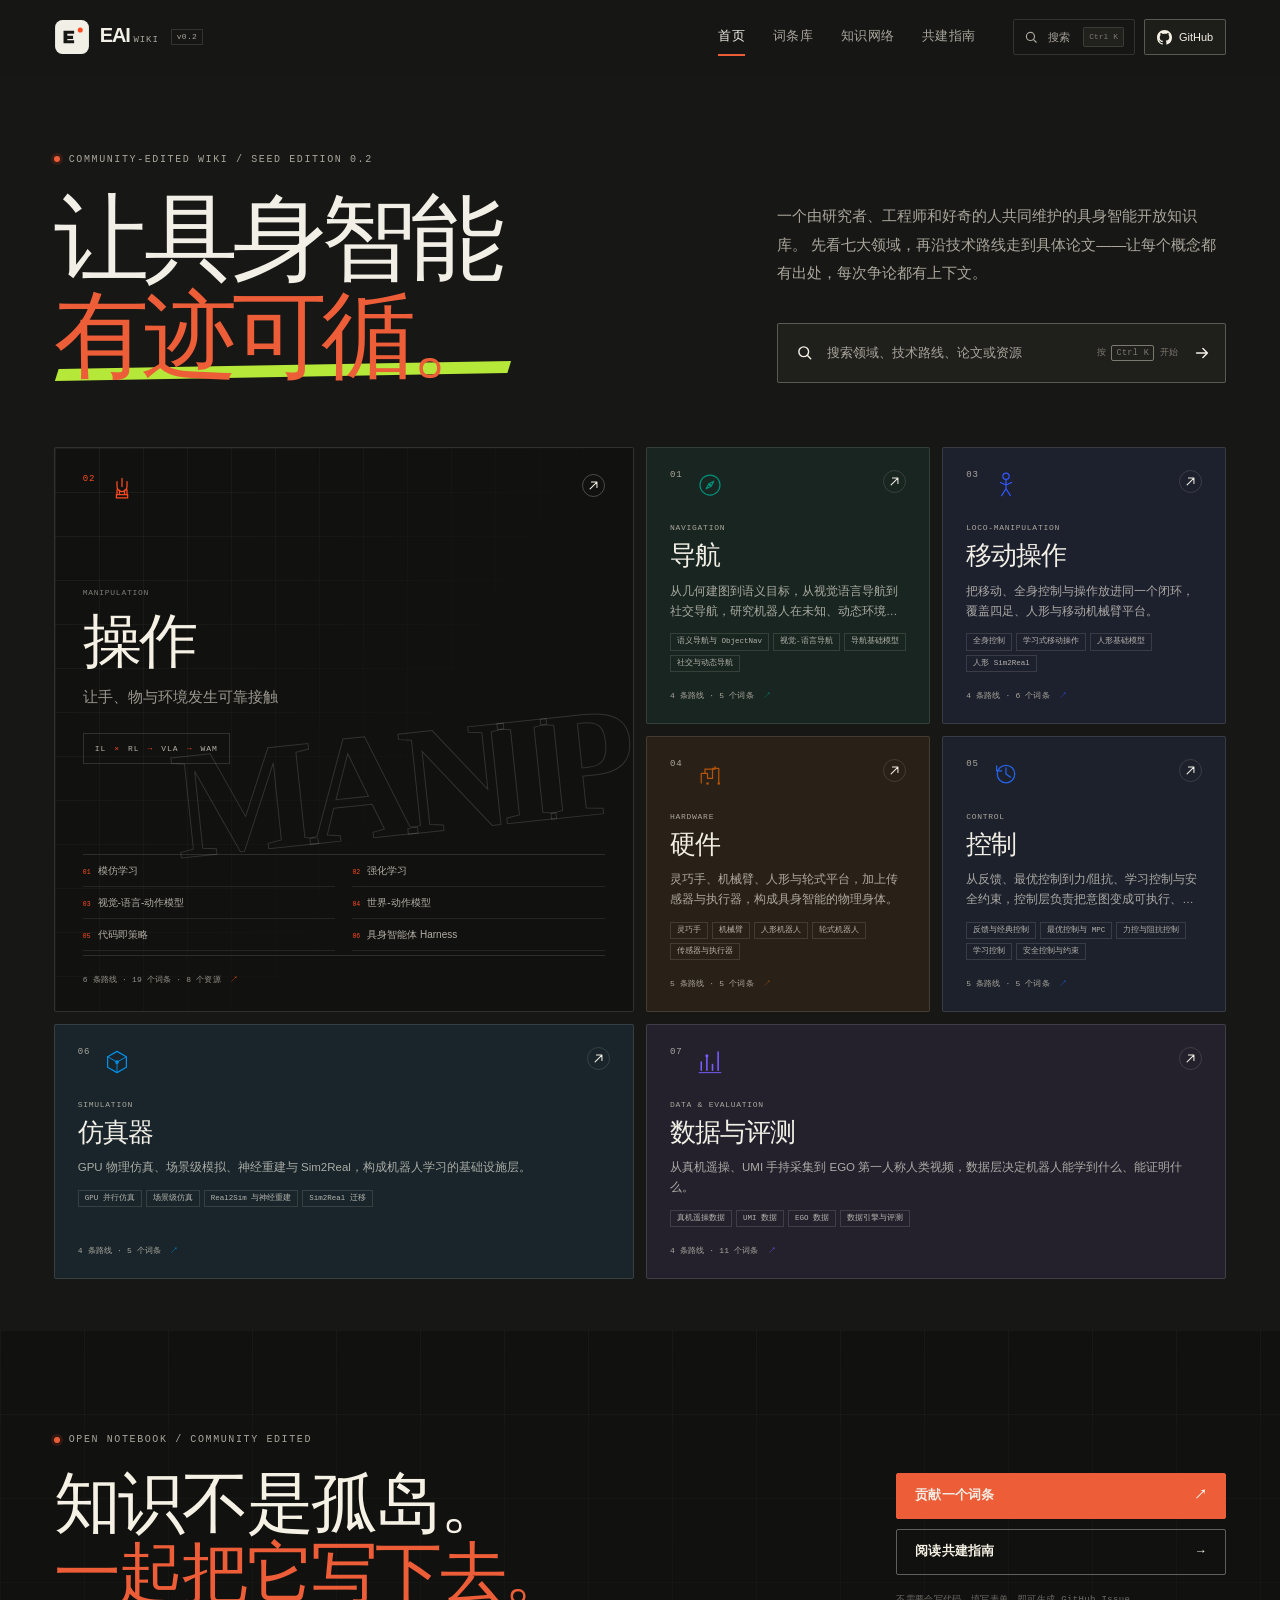
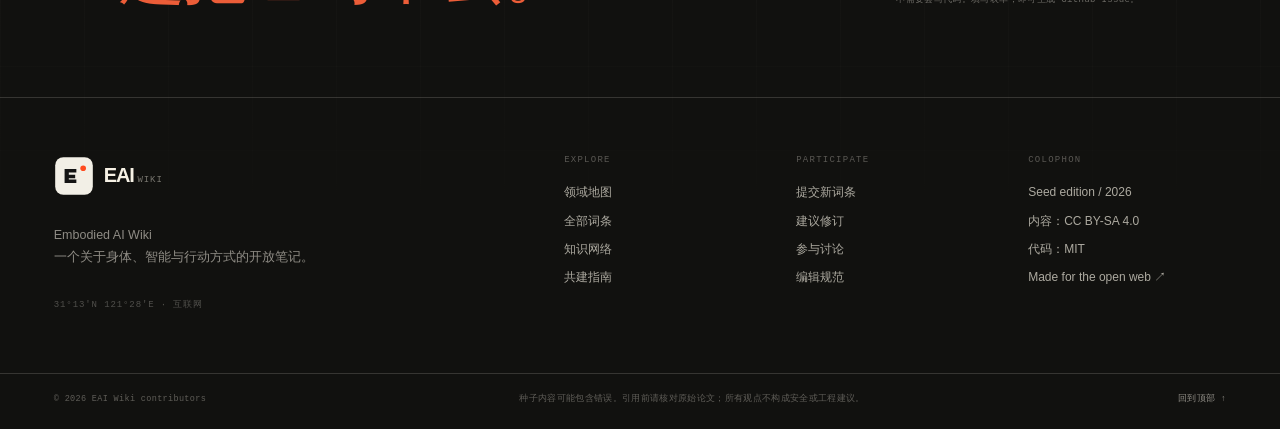
<file: index.html>
<!doctype html>
<html lang="zh-CN" class="no-js">
<head>
  <meta charset="utf-8">
  <meta name="viewport" content="width=device-width, initial-scale=1">
  <title>EAI Wiki · 具身智能开放知识库</title>
  <meta name="description" content="EAI Wiki 是一个由社区共建的具身智能知识库：导航、操作、移动操作、硬件、控制、仿真器、数据与评测七大领域，按技术路线整理论文、数据集、benchmark 与开放讨论。">
  <meta name="author" content="EAI Wiki contributors">
  <meta name="theme-color" content="#171715">
  <meta name="color-scheme" content="dark">
  <meta property="og:type" content="website">
  <meta property="og:site_name" content="EAI Wiki">
  <meta property="og:locale" content="zh_CN">
  <meta property="og:title" content="EAI Wiki · 具身智能开放知识库">
  <meta property="og:description" content="从导航、操作到数据与评测：按技术路线阅读具身智能的论文、系统、数据集与 benchmark。">
  <meta property="og:url" content="https://dreamfallenflowers.github.io/eai-wiki/">
  <meta property="og:image" content="https://dreamfallenflowers.github.io/eai-wiki/assets/img/og-cover.png">
  <meta name="twitter:card" content="summary_large_image">
  <meta name="twitter:title" content="EAI Wiki · 具身智能开放知识库">
  <meta name="twitter:description" content="从导航、操作到数据与评测：按技术路线阅读具身智能的论文、系统、数据集与 benchmark。">
  <meta name="twitter:image" content="https://dreamfallenflowers.github.io/eai-wiki/assets/img/og-cover.png">
  <link rel="canonical" href="https://dreamfallenflowers.github.io/eai-wiki/">
  <link rel="icon" href="assets/img/favicon.svg" type="image/svg+xml">
  <link rel="stylesheet" href="assets/css/styles.css">
  <script>document.documentElement.classList.replace('no-js', 'js');</script>
  <script type="application/ld+json">
    {
      "@context": "https://schema.org",
      "@type": "WebSite",
      "name": "EAI Wiki",
      "alternateName": "Embodied AI Wiki",
      "description": "一个由社区共建的具身智能开放知识库：七大研究领域、技术路线、论文与系统词条、数据集与 benchmark。",
      "url": "https://dreamfallenflowers.github.io/eai-wiki/",
      "inLanguage": "zh-CN"
    }
  </script>
</head>
<body>
  <a class="skip-link" href="#main">跳到主要内容</a>
  <div class="ambient-grid" aria-hidden="true"></div>

  <header class="site-header" id="site-header">
    <div class="header-inner">
      <a class="brand" href="#/" aria-label="EAI Wiki 首页">
        <span class="brand-mark" aria-hidden="true">
          <svg viewBox="0 0 34 34" fill="none">
            <rect x="1" y="1" width="32" height="32" rx="7" fill="#141414"/>
            <path d="M9 23V11h10v3h-6.4v1.9H18v3h-5.4V20H19v3H9Z" fill="#f2efe6"/>
            <circle cx="24.8" cy="10.4" r="2.4" fill="#ff4b1f"/>
          </svg>
        </span>
        <span class="brand-copy">
          <span class="brand-name">EAI</span>
          <span class="brand-sub">WIKI</span>
        </span>
        <span class="brand-version">v0.2</span>
      </a>

      <nav class="primary-nav" aria-label="主导航">
        <a href="#/" data-nav="home">首页</a>
        <a href="#/entries" data-nav="entries">词条库</a>
        <a href="#/graph" data-nav="graph">知识网络</a>
        <a href="#/contribute" data-nav="contribute">共建指南</a>
      </nav>

      <div class="header-actions">
        <button class="search-trigger" type="button" data-open-search aria-label="搜索，快捷键 Control K">
          <svg viewBox="0 0 20 20" fill="none" aria-hidden="true"><circle cx="8.6" cy="8.6" r="5.4" stroke="currentColor" stroke-width="1.6"/><path d="m12.8 12.8 3.5 3.5" stroke="currentColor" stroke-width="1.6" stroke-linecap="round"/></svg>
          <span>搜索</span>
          <kbd>Ctrl K</kbd>
        </button>
        <a class="header-github js-repo-link" href="#/contribute" target="_blank" rel="noopener" aria-label="在 GitHub 上参与共建">
          <svg viewBox="0 0 16 16" aria-hidden="true"><path fill="currentColor" d="M8 0C3.58 0 0 3.58 0 8a8 8 0 0 0 5.47 7.59c.4.07.55-.17.55-.38v-1.33c-2.23.48-2.7-1.07-2.7-1.07-.36-.93-.89-1.18-.89-1.18-.73-.5.06-.49.06-.49.81.06 1.23.83 1.23.83.72 1.23 1.88.87 2.34.67.07-.52.28-.87.51-1.07-1.78-.2-3.65-.89-3.65-3.95 0-.87.31-1.59.82-2.15-.08-.2-.36-1.02.08-2.12 0 0 .67-.21 2.2.82A7.66 7.66 0 0 1 8 3.87c.68 0 1.36.09 2 .27 1.53-1.03 2.2-.82 2.2-.82.44 1.1.16 1.92.08 2.12.51.56.82 1.28.82 2.15 0 3.07-1.88 3.75-3.67 3.95.29.25.54.73.54 1.48v2.19c0 .21.15.46.55.38A8 8 0 0 0 16 8c0-4.42-3.58-8-8-8Z"/></svg>
          <span class="header-github-label">GitHub</span>
        </a>
        <button class="menu-toggle" type="button" aria-label="打开菜单" aria-expanded="false" aria-controls="mobile-menu" data-menu-toggle>
          <span></span><span></span>
        </button>
      </div>
    </div>
  </header>

  <div class="mobile-menu" id="mobile-menu" hidden>
    <nav aria-label="移动端导航">
      <a href="#/" data-nav="home"><span>01</span>首页</a>
      <a href="#/entries" data-nav="entries"><span>02</span>词条库</a>
      <a href="#/graph" data-nav="graph"><span>03</span>知识网络</a>
      <a href="#/contribute" data-nav="contribute"><span>04</span>共建指南</a>
    </nav>
    <div class="mobile-menu-foot">
      <p>一个开放的具身智能知识库。评论、修订、补充，都是贡献。</p>
      <button class="button button--dark" type="button" data-open-search>搜索全部词条 <span>Ctrl K</span></button>
    </div>
  </div>

  <main id="main" tabindex="-1">
    <div class="app-loading">
      <span class="loading-mark"></span>
      <p>正在整理知识图谱…</p>
    </div>
  </main>

  <footer class="site-footer">
    <div class="footer-cta wrap">
      <div class="footer-cta-copy">
        <p class="eyebrow eyebrow--light"><span class="eyebrow-dot"></span> OPEN NOTEBOOK / COMMUNITY EDITED</p>
        <h2>知识不是孤岛。<br><em>一起把它写下去。</em></h2>
      </div>
      <div class="footer-cta-actions">
        <button class="button button--orange" type="button" data-open-contribute>贡献一个词条 <span class="arrow">↗</span></button>
        <a class="button button--ghost-light" href="#/contribute">阅读共建指南 <span class="arrow">→</span></a>
        <p class="footer-note">不需要会写代码。填写表单，即可生成 GitHub Issue。</p>
      </div>
    </div>

    <div class="footer-main wrap">
      <div class="footer-brand">
        <a class="brand brand--footer" href="#/" aria-label="EAI Wiki 首页">
          <span class="brand-mark" aria-hidden="true">
            <svg viewBox="0 0 34 34" fill="none">
              <rect x="1" y="1" width="32" height="32" rx="7" fill="#f2efe6"/>
              <path d="M9 23V11h10v3h-6.4v1.9H18v3h-5.4V20H19v3H9Z" fill="#141414"/>
              <circle cx="24.8" cy="10.4" r="2.4" fill="#ff4b1f"/>
            </svg>
          </span>
          <span class="brand-copy"><span class="brand-name">EAI</span><span class="brand-sub">WIKI</span></span>
        </a>
        <p>Embodied AI Wiki<br>一个关于身体、智能与行动方式的开放笔记。</p>
        <p class="footer-coords">31°13′N 121°28′E · 互联网</p>
      </div>
      <div class="footer-columns">
        <div>
          <h3>Explore</h3>
          <a href="#/">领域地图</a>
          <a href="#/entries">全部词条</a>
          <a href="#/graph">知识网络</a>
          <a href="#/contribute">共建指南</a>
        </div>
        <div>
          <h3>Participate</h3>
          <a href="#/contribute" data-issue="entry">提交新词条</a>
          <a href="#/contribute" data-issue="fix">建议修订</a>
          <a href="#" class="js-discussion-link">参与讨论</a>
          <a href="CONTRIBUTING.md" class="js-repo-file" data-file="CONTRIBUTING.md">编辑规范</a>
        </div>
        <div>
          <h3>Colophon</h3>
          <span>Seed edition / 2026</span>
          <span>内容：CC BY-SA 4.0</span>
          <span>代码：MIT</span>
          <a href="https://github.com" target="_blank" rel="noopener">Made for the open web ↗</a>
        </div>
      </div>
    </div>

    <div class="footer-bottom wrap">
      <span>© 2026 EAI Wiki contributors</span>
      <span class="footer-disclaimer">种子内容可能包含错误。引用前请核对原始论文；所有观点不构成安全或工程建议。</span>
      <a href="#main" class="back-to-top" data-back-to-top>回到顶部 ↑</a>
    </div>
  </footer>

  <dialog class="modal search-modal" id="search-dialog" aria-labelledby="search-title">
    <div class="search-shell">
      <div class="search-topline">
        <span class="mono">SEARCH / EAI WIKI</span>
        <button class="icon-close" type="button" data-close-search aria-label="关闭搜索">ESC</button>
      </div>
      <h2 id="search-title" class="sr-only">搜索领域、技术路线、词条与资源</h2>
      <div class="search-field">
        <svg viewBox="0 0 24 24" fill="none" aria-hidden="true"><circle cx="10.5" cy="10.5" r="6.5" stroke="currentColor" stroke-width="1.7"/><path d="m15.6 15.6 4.4 4.4" stroke="currentColor" stroke-width="1.7" stroke-linecap="round"/></svg>
        <input id="search-input" type="search" autocomplete="off" spellcheck="false" placeholder="搜索领域、技术路线、论文或资源…" aria-describedby="search-help">
        <span class="search-count" id="search-count" aria-live="polite"></span>
      </div>
      <div class="search-body">
        <div class="search-results" id="search-results"></div>
      </div>
      <div class="search-hints" id="search-help">
        <span><kbd>↑</kbd><kbd>↓</kbd> 选择</span>
        <span><kbd>Enter</kbd> 打开</span>
        <span><kbd>Esc</kbd> 关闭</span>
        <span class="search-hint-right">共 <b id="search-total">0</b> 个条目</span>
      </div>
    </div>
  </dialog>

  <dialog class="modal form-modal" id="contribute-dialog" aria-labelledby="contribute-modal-title">
    <div class="form-shell" id="contribute-shell"></div>
  </dialog>

  <dialog class="modal citation-modal" id="citation-dialog" aria-labelledby="citation-title">
    <div class="citation-shell" id="citation-shell"></div>
  </dialog>

  <div class="toast-region" id="toast-region" aria-live="polite" aria-atomic="true"></div>

  <noscript>
    <div class="noscript-bar">这个站点需要 JavaScript 才能浏览词条与搜索。请在浏览器设置中启用 JavaScript。</div>
  </noscript>

  <script src="assets/js/config.js" defer></script>
  <script src="assets/js/data.js" defer></script>
  <script src="assets/js/app.js" defer></script>
</body>
</html>
</file>
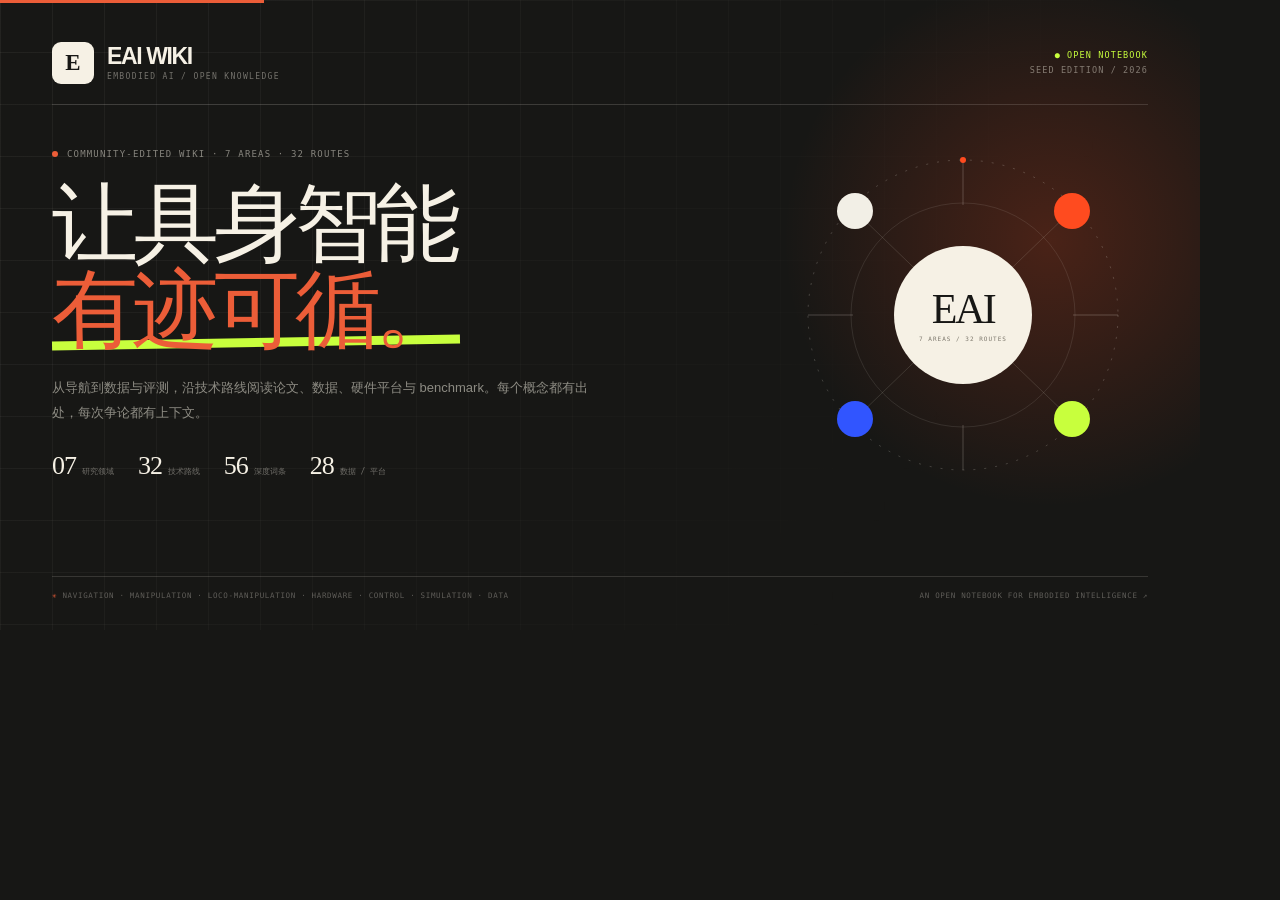
<file: scripts/og-template.html>
<!doctype html>
<html lang="zh-CN">
<head>
  <meta charset="utf-8">
  <style>
    :root { --paper:#f2efe6; --cream:#f6f1e5; --ink:#171715; --orange:#ec5d38; --lime:#c8ff3d; --serif:"Iowan Old Style","Baskerville","Songti SC","SimSun",Georgia,serif; --sans:"PingFang SC","Microsoft YaHei",sans-serif; --mono:"Cascadia Code",Consolas,monospace; }
    * { box-sizing:border-box; margin:0; padding:0; }
    html, body { width:1200px; height:630px; overflow:hidden; }
    body { background:var(--ink); color:var(--cream); font-family:var(--sans); }
    .frame { position:relative; width:100%; height:100%; padding:42px 52px 34px; overflow:hidden; }
    .grid { position:absolute; inset:0; background-image:linear-gradient(to right,rgba(246,241,229,.06) 1px,transparent 1px),linear-gradient(to bottom,rgba(246,241,229,.06) 1px,transparent 1px); background-size:52px 52px; -webkit-mask-image:linear-gradient(120deg,#000,transparent 78%); mask-image:linear-gradient(120deg,#000,transparent 78%); }
    .glow { position:absolute; width:580px; height:580px; right:-140px; top:-50px; border-radius:50%; background:radial-gradient(circle,rgba(255,75,31,.22),rgba(255,75,31,0) 65%); }
    .top { position:relative; display:flex; align-items:center; justify-content:space-between; border-bottom:1px solid rgba(246,241,229,.14); padding-bottom:20px; }
    .brand { display:flex; align-items:center; gap:13px; }
    .mark { width:42px; height:42px; display:grid; place-items:center; border-radius:9px; background:var(--cream); color:var(--ink); font-family:var(--serif); font-size:23px; font-weight:700; }
    .brand strong { display:block; font-family:var(--sans); font-size:23px; font-weight:800; letter-spacing:-.06em; line-height:1; }
    .brand small { display:block; margin-top:4px; font-family:var(--mono); font-size:8px; letter-spacing:.17em; color:rgba(246,241,229,.42); }
    .top-meta { font-family:var(--mono); font-size:8.5px; letter-spacing:.13em; color:rgba(246,241,229,.45); text-align:right; line-height:1.8; }
    .top-meta b { color:var(--lime); font-weight:400; }
    .main { position:relative; display:grid; grid-template-columns:1.35fr .65fr; gap:30px; align-items:center; height:420px; }
    .kicker { display:flex; align-items:center; gap:9px; margin-bottom:22px; font-family:var(--mono); font-size:9px; letter-spacing:.13em; color:rgba(246,241,229,.5); }
    .kicker i { width:6px; height:6px; border-radius:50%; background:var(--orange); }
    h1 { font-family:var(--serif); font-size:86px; font-weight:500; line-height:1; letter-spacing:-.06em; }
    h1 em { display:block; position:relative; width:fit-content; color:var(--orange); font-style:normal; }
    h1 em::after { content:""; position:absolute; z-index:-1; left:0; right:-4px; bottom:6px; height:9px; background:var(--lime); transform:rotate(-1deg); }
    .lede { max-width:560px; margin-top:23px; color:rgba(246,241,229,.53); font-size:13px; line-height:1.9; }
    .stats { display:flex; gap:24px; margin-top:25px; }
    .stats span { display:flex; align-items:baseline; gap:6px; font-family:var(--mono); font-size:8px; color:rgba(246,241,229,.4); }
    .stats b { font-family:var(--serif); font-size:26px; font-weight:400; color:var(--cream); letter-spacing:-.04em; }
    .art { position:relative; width:370px; height:370px; margin-left:auto; }
    .art svg { position:absolute; inset:0; width:100%; height:100%; }
    .core { position:absolute; top:50%; left:50%; display:flex; flex-direction:column; align-items:center; justify-content:center; width:138px; height:138px; border-radius:50%; background:var(--cream); color:var(--ink); transform:translate(-50%,-50%); text-align:center; }
    .core b { font-family:var(--serif); font-size:42px; font-weight:500; line-height:1; letter-spacing:-.06em; }
    .core small { margin-top:5px; font-family:var(--mono); font-size:6px; letter-spacing:.17em; color:#7d786d; }
    .node { position:absolute; display:flex; flex-direction:column; gap:1px; padding:6px 8px; border:1px solid rgba(246,241,229,.19); background:#191917; }
    .node b { font-size:9px; font-weight:500; color:var(--cream); }
    .node small { font-family:var(--mono); font-size:5.5px; letter-spacing:.1em; color:rgba(246,241,229,.38); }
    .node::before { content:""; position:absolute; left:-2px; top:7px; bottom:7px; width:2px; background:var(--orange); }
    .node.two::before { background:var(--lime); }
    .node.three::before { background:#3155ff; }
    .node.one { top:4px; left:0; }
    .node.two { top:4px; right:0; }
    .node.three { bottom:4px; right:0; }
    .node.four { bottom:4px; left:0; }
    .coords { position:absolute; right:0; bottom:-4px; font-family:var(--mono); font-size:6px; letter-spacing:.08em; color:rgba(246,241,229,.24); text-align:right; line-height:1.7; }
    .foot { position:absolute; left:52px; right:52px; bottom:30px; display:flex; align-items:center; justify-content:space-between; border-top:1px solid rgba(246,241,229,.14); padding-top:14px; font-family:var(--mono); font-size:7.5px; letter-spacing:.09em; color:rgba(246,241,229,.32); }
    .foot b { color:var(--orange); font-weight:400; }
    .rule { position:absolute; top:0; left:0; width:100%; height:3px; background:linear-gradient(90deg,var(--orange) 0 22%,transparent 22% 100%); }
  </style>
</head>
<body>
  <div class="frame">
    <div class="grid"></div><div class="glow"></div><div class="rule"></div>
    <div class="top">
      <div class="brand"><span class="mark">E</span><div><strong>EAI WIKI</strong><small>EMBODIED AI / OPEN KNOWLEDGE</small></div></div>
      <div class="top-meta"><b>● OPEN NOTEBOOK</b><br>SEED EDITION / 2026</div>
    </div>
    <div class="main">
      <div>
        <p class="kicker"><i></i>COMMUNITY-EDITED WIKI · 7 AREAS · 32 ROUTES</p>
        <h1>让具身智能<em>有迹可循。</em></h1>
        <p class="lede">从导航到数据与评测，沿技术路线阅读论文、数据、硬件平台与 benchmark。每个概念都有出处，每次争论都有上下文。</p>
        <div class="stats"><span><b>07</b>研究领域</span><span><b>32</b>技术路线</span><span><b>56</b>深度词条</span><span><b>28</b>数据 / 平台</span></div>
      </div>
      <div class="art">
        <svg viewBox="0 0 370 370" fill="none">
          <circle cx="185" cy="185" r="155" stroke="rgba(246,241,229,.2)" stroke-dasharray="2 9"/>
          <circle cx="185" cy="185" r="112" stroke="rgba(246,241,229,.1)"/>
          <path d="M185 30v45M185 295v45M30 185h45M295 185h45" stroke="rgba(246,241,229,.22)"/>
          <path d="m185 185 108-104M185 185l108 104M185 185 77 289M185 185 77 81" stroke="rgba(246,241,229,.13)"/>
          <circle cx="294" cy="81" r="18" fill="#ff4b1f"/>
          <circle cx="294" cy="289" r="18" fill="#c8ff3d"/>
          <circle cx="77" cy="289" r="18" fill="#3155ff"/>
          <circle cx="77" cy="81" r="18" fill="#f2efe6"/>
          <circle cx="185" cy="30" r="3" fill="#ff4b1f"/>
        </svg>
        <div class="core"><b>EAI</b><small>7 AREAS / 32 ROUTES</small></div>
      </div>
    </div>
    <div class="foot"><span><b>✳</b> NAVIGATION · MANIPULATION · LOCO-MANIPULATION · HARDWARE · CONTROL · SIMULATION · DATA</span><span>AN OPEN NOTEBOOK FOR EMBODIED INTELLIGENCE ↗</span></div>
  </div>
</body>
</html>
</file>
<file: assets/css/styles.css>
/* ==========================================================================
   EAI Wiki
   A warm, editorial interface for a technical, living knowledge base.
   ========================================================================== */

:root {
  --paper: #f2efe6;
  --paper-raised: #f8f5ed;
  --paper-deep: #e8e3d6;
  --cream: #f6f1e5;
  --ink: #141414;
  --ink-soft: #22221f;
  --muted: #68645b;
  --muted-light: #8b867c;
  --line: rgba(20, 20, 20, 0.14);
  --line-strong: rgba(20, 20, 20, 0.28);
  --line-light: rgba(246, 241, 229, 0.16);
  --orange: #ff4b1f;
  --orange-deep: #d93b13;
  --lime: #c8ff3d;
  --blue: #3155ff;
  --red: #d43b35;
  --max: 1440px;
  --pad: clamp(20px, 4.2vw, 64px);
  --serif: "Iowan Old Style", "Baskerville", "Palatino Linotype", "Songti SC", "STZhongsong", "SimSun", "Noto Serif SC", Georgia, serif;
  --sans: "Inter", "SF Pro Text", "PingFang SC", "Hiragino Sans GB", "Microsoft YaHei", "Noto Sans SC", sans-serif;
  --mono: "SFMono-Regular", "Cascadia Code", "Roboto Mono", "Liberation Mono", Consolas, monospace;
  --ease: cubic-bezier(0.2, 0.68, 0.25, 1);
}

*,
*::before,
*::after { box-sizing: border-box; }

html {
  scroll-behavior: smooth;
  -webkit-text-size-adjust: 100%;
}

body {
  margin: 0;
  background: var(--paper);
  color: var(--ink);
  font-family: var(--sans);
  font-size: 15px;
  line-height: 1.7;
  -webkit-font-smoothing: antialiased;
  text-rendering: optimizeLegibility;
  overflow-x: hidden;
}

body.is-locked { overflow: hidden; }

::selection { background: var(--orange); color: var(--cream); }

a {
  color: inherit;
  text-decoration: none;
}

button,
input,
select,
textarea {
  font: inherit;
  color: inherit;
}

button { cursor: pointer; }

button,
a { -webkit-tap-highlight-color: transparent; }

img,
svg { display: block; }

figure,
blockquote,
dl,
dd { margin: 0; }

p { margin: 0; }

ul,
ol { margin: 0; padding: 0; }

h1, h2, h3, h4, h5, h6 {
  margin: 0;
  line-height: 1.08;
  font-weight: 600;
}

strong { font-weight: 650; }

:focus-visible {
  outline: 2px solid var(--orange);
  outline-offset: 4px;
}

.sr-only {
  position: absolute;
  width: 1px;
  height: 1px;
  padding: 0;
  margin: -1px;
  overflow: hidden;
  clip: rect(0, 0, 0, 0);
  white-space: nowrap;
  border: 0;
}

.skip-link {
  position: fixed;
  top: -80px;
  left: 20px;
  z-index: 300;
  background: var(--ink);
  color: var(--cream);
  padding: 12px 18px;
  font-size: 13px;
  transition: top 0.2s;
}
.skip-link:focus { top: 12px; }

.ambient-grid {
  position: fixed;
  inset: 0;
  z-index: -1;
  pointer-events: none;
  background-image:
    linear-gradient(to right, rgba(20, 20, 20, 0.034) 1px, transparent 1px),
    linear-gradient(to bottom, rgba(20, 20, 20, 0.034) 1px, transparent 1px);
  background-size: 84px 84px;
  -webkit-mask-image: linear-gradient(to bottom, #000 0%, rgba(0, 0, 0, 0.55) 55%, transparent 96%);
  mask-image: linear-gradient(to bottom, #000 0%, rgba(0, 0, 0, 0.55) 55%, transparent 96%);
}

.wrap {
  width: 100%;
  max-width: var(--max);
  margin: 0 auto;
  padding-left: var(--pad);
  padding-right: var(--pad);
}

.mono {
  font-family: var(--mono);
  font-size: 10px;
  line-height: 1.5;
  letter-spacing: 0.12em;
  text-transform: uppercase;
}

.eyebrow {
  display: flex;
  align-items: center;
  gap: 9px;
  font-family: var(--mono);
  font-size: 10px;
  line-height: 1.5;
  letter-spacing: 0.16em;
  text-transform: uppercase;
  color: var(--muted);
}
.eyebrow--light { color: rgba(246, 241, 229, 0.66); }

.eyebrow-dot {
  width: 6px;
  height: 6px;
  border-radius: 50%;
  background: var(--orange);
  box-shadow: 0 0 0 3px rgba(255, 75, 31, 0.14);
  animation: dot-pulse 2.8s ease-in-out infinite;
}

@keyframes dot-pulse {
  0%, 100% { box-shadow: 0 0 0 3px rgba(255, 75, 31, 0.12); }
  50% { box-shadow: 0 0 0 7px rgba(255, 75, 31, 0.02); }
}

.loading-mark {
  display: inline-block;
  width: 18px;
  height: 18px;
  border: 1.5px solid var(--line-strong);
  border-top-color: var(--orange);
  border-radius: 50%;
  animation: spin 0.8s linear infinite;
}
@keyframes spin { to { transform: rotate(360deg); } }

.app-loading {
  min-height: 65vh;
  display: flex;
  flex-direction: column;
  align-items: center;
  justify-content: center;
  gap: 14px;
  font-family: var(--mono);
  font-size: 10px;
  letter-spacing: 0.15em;
  text-transform: uppercase;
  color: var(--muted);
}

.noscript-bar {
  position: fixed;
  left: 0;
  right: 0;
  bottom: 0;
  z-index: 400;
  padding: 14px 20px;
  background: var(--orange);
  color: var(--ink);
  font-size: 13px;
  text-align: center;
}

/* --------------------------------------------------------------- typography */

.section {
  padding-top: clamp(76px, 9vw, 136px);
  padding-bottom: clamp(76px, 9vw, 136px);
}

.section-head {
  display: flex;
  align-items: flex-end;
  justify-content: space-between;
  gap: clamp(32px, 6vw, 96px);
  margin-bottom: clamp(36px, 5vw, 64px);
}

.section-title {
  margin-top: 20px;
  font-family: var(--serif);
  font-size: clamp(38px, 4.8vw, 70px);
  font-weight: 500;
  line-height: 1.06;
  letter-spacing: -0.038em;
}
.section-title em {
  font-style: normal;
  color: var(--orange);
}
.section-title--small {
  margin-top: 16px;
  font-size: clamp(34px, 3.2vw, 48px);
}

.section-aside {
  flex: 0 1 385px;
  padding-bottom: 6px;
  color: var(--muted);
  font-size: 13.5px;
  line-height: 1.85;
}
.section-aside p + .text-link { margin-top: 18px; }
.section-aside--inline { flex-basis: auto; padding-bottom: 8px; }

.section-head--light { color: var(--cream); }
.section-head--light .section-aside { color: rgba(246, 241, 229, 0.6); }
.section-head--compact {
  align-items: center;
  margin-bottom: 32px;
}

.prose {
  color: #34332f;
  font-size: 15.5px;
  line-height: 1.95;
}
.prose--large {
  font-size: clamp(16px, 1.35vw, 18px);
  line-height: 1.95;
  color: #2b2a26;
}
.prose p + p { margin-top: 1.45em; }
.prose strong { color: var(--ink); background: linear-gradient(transparent 62%, rgba(255, 75, 31, 0.12) 62%); }

/* ------------------------------------------------------------------ buttons */

.button {
  display: inline-flex;
  align-items: center;
  justify-content: center;
  gap: 12px;
  min-height: 46px;
  padding: 11px 18px;
  border: 1px solid var(--ink);
  border-radius: 2px;
  background: transparent;
  color: var(--ink);
  font-size: 12.5px;
  font-weight: 600;
  line-height: 1.2;
  letter-spacing: 0.015em;
  white-space: nowrap;
  transition: background 0.25s var(--ease), color 0.25s var(--ease), border-color 0.25s var(--ease), transform 0.25s var(--ease);
}
.button svg { width: 18px; height: 18px; flex: 0 0 auto; transition: transform 0.25s var(--ease); }
.button:hover { transform: translateY(-2px); }
.button:hover svg { transform: translateX(3px); }
.button--dark {
  background: var(--ink);
  border-color: var(--ink);
  color: var(--cream);
}
.button--dark:hover { background: #2b2b27; }
.button--orange {
  background: var(--orange);
  border-color: var(--orange);
  color: var(--ink);
}
.button--orange:hover { background: #ff643d; border-color: #ff643d; }
.button--outline { border-color: var(--line-strong); }
.button--outline:hover { background: var(--ink); color: var(--cream); border-color: var(--ink); }
.button--ghost-light {
  color: var(--cream);
  border-color: rgba(246, 241, 229, 0.35);
}
.button--ghost-light:hover { background: var(--cream); color: var(--ink); border-color: var(--cream); }

.text-link,
.text-button {
  display: inline-flex;
  align-items: center;
  gap: 8px;
  padding: 0 0 3px;
  border: 0;
  border-bottom: 1px solid currentColor;
  background: transparent;
  color: var(--ink);
  font-family: var(--mono);
  font-size: 10px;
  line-height: 1.6;
  letter-spacing: 0.08em;
  text-transform: uppercase;
  transition: color 0.2s, gap 0.2s;
}
.text-link svg,
.text-button svg { width: 16px; height: 16px; }
.text-link:hover,
.text-button:hover { color: var(--orange); gap: 12px; }
.text-link--light { color: var(--cream); }
.text-link--light:hover { color: var(--lime); }

.status-dot {
  display: inline-block;
  width: 6px;
  height: 6px;
  margin-right: 6px;
  border-radius: 50%;
  background: #6b9e3f;
  vertical-align: 1px;
}

/* ------------------------------------------------------------------- header */

.site-header {
  position: sticky;
  top: 0;
  z-index: 80;
  border-bottom: 1px solid transparent;
  background: rgba(242, 239, 230, 0.82);
  -webkit-backdrop-filter: blur(18px) saturate(1.2);
  backdrop-filter: blur(18px) saturate(1.2);
  transition: border-color 0.25s, background 0.25s;
}
.site-header.is-scrolled {
  border-bottom-color: var(--line);
  background: rgba(242, 239, 230, 0.94);
}

.header-inner {
  max-width: 1580px;
  height: 74px;
  margin: 0 auto;
  padding: 0 var(--pad);
  display: flex;
  align-items: center;
  gap: 24px;
}

.brand {
  display: inline-flex;
  align-items: center;
  gap: 10px;
  flex: 0 0 auto;
}
.brand-mark {
  width: 36px;
  height: 36px;
  flex: 0 0 auto;
  transition: transform 0.35s var(--ease);
}
.brand:hover .brand-mark { transform: rotate(-6deg) scale(1.03); }
.brand-mark svg { width: 100%; height: 100%; }
.brand-copy {
  display: inline-flex;
  align-items: baseline;
  gap: 4px;
}
.brand-name {
  font-size: 20px;
  font-weight: 750;
  line-height: 1;
  letter-spacing: -0.06em;
}
.brand-sub {
  font-family: var(--mono);
  font-size: 9px;
  letter-spacing: 0.1em;
  color: var(--muted);
}
.brand-version {
  margin-left: 2px;
  padding: 3px 5px;
  border: 1px solid var(--line);
  font-family: var(--mono);
  font-size: 8px;
  line-height: 1;
  letter-spacing: 0.04em;
  color: var(--muted);
}

.primary-nav {
  display: flex;
  align-items: center;
  gap: clamp(16px, 2.2vw, 32px);
  margin-left: auto;
}
.primary-nav a {
  position: relative;
  padding: 26px 0;
  font-size: 12.5px;
  font-weight: 520;
  letter-spacing: 0.02em;
  color: var(--muted);
  transition: color 0.2s;
}
.primary-nav a::after {
  content: "";
  position: absolute;
  left: 0;
  right: 100%;
  bottom: 18px;
  height: 2px;
  background: var(--orange);
  transition: right 0.25s var(--ease);
}
.primary-nav a:hover { color: var(--ink); }
.primary-nav a.is-active { color: var(--ink); }
.primary-nav a.is-active::after { right: 0; }

.header-actions {
  display: flex;
  align-items: center;
  gap: 9px;
  margin-left: 14px;
}

.search-trigger {
  display: inline-flex;
  align-items: center;
  gap: 9px;
  height: 36px;
  padding: 0 10px;
  border: 1px solid var(--line);
  border-radius: 2px;
  background: transparent;
  font-size: 11px;
  font-weight: 520;
  color: var(--muted);
  transition: border-color 0.2s, background 0.2s, color 0.2s;
}
.search-trigger:hover { border-color: var(--line-strong); background: var(--paper-raised); color: var(--ink); }
.search-trigger svg { width: 15px; height: 15px; }
.search-trigger kbd {
  margin-left: 4px;
  padding: 2px 5px;
  border: 1px solid var(--line);
  border-radius: 2px;
  background: rgba(20, 20, 20, 0.03);
  font-family: var(--mono);
  font-size: 8px;
  color: var(--muted-light);
}

.header-github {
  display: inline-flex;
  align-items: center;
  gap: 7px;
  height: 36px;
  padding: 0 12px;
  border: 1px solid var(--ink);
  border-radius: 2px;
  background: var(--ink);
  color: var(--cream);
  font-size: 11px;
  transition: background 0.2s, transform 0.2s;
}
.header-github:hover { background: #30302b; transform: translateY(-1px); }
.header-github svg { width: 15px; height: 15px; }

.menu-toggle {
  display: none;
  width: 38px;
  height: 36px;
  padding: 0;
  border: 1px solid var(--line);
  background: transparent;
}
.menu-toggle span {
  display: block;
  width: 16px;
  height: 1px;
  margin: 4px auto;
  background: var(--ink);
  transition: transform 0.2s;
}

.mobile-menu {
  position: fixed;
  inset: 74px 0 0;
  z-index: 70;
  display: flex;
  flex-direction: column;
  justify-content: space-between;
  padding: clamp(28px, 6vw, 64px);
  padding-bottom: 38px;
  background: var(--paper);
  overflow-y: auto;
  animation: view-in 0.3s ease both;
}
.mobile-menu[hidden] { display: none; }
.mobile-menu nav { display: flex; flex-direction: column; }
.mobile-menu nav a {
  display: flex;
  align-items: baseline;
  gap: 18px;
  padding: 18px 0;
  border-bottom: 1px solid var(--line);
  font-family: var(--serif);
  font-size: clamp(34px, 9vw, 48px);
  line-height: 1.1;
  letter-spacing: -0.035em;
}
.mobile-menu nav a span {
  font-family: var(--mono);
  font-size: 9px;
  letter-spacing: 0.1em;
  color: var(--orange);
}
.mobile-menu nav a.is-active { color: var(--orange); }
.mobile-menu-foot { padding-top: 40px; }
.mobile-menu-foot p {
  max-width: 330px;
  margin-bottom: 18px;
  color: var(--muted);
  font-size: 13px;
}
.mobile-menu-foot .button { width: 100%; justify-content: space-between; }

/* ------------------------------------------------------------------- footer */

.site-footer {
  position: relative;
  margin-top: 0;
  background: var(--ink);
  color: var(--cream);
  overflow: hidden;
}
.site-footer::before {
  content: "";
  position: absolute;
  inset: 0;
  pointer-events: none;
  background-image:
    linear-gradient(to right, rgba(246, 241, 229, 0.04) 1px, transparent 1px),
    linear-gradient(to bottom, rgba(246, 241, 229, 0.04) 1px, transparent 1px);
  background-size: 84px 84px;
  -webkit-mask-image: linear-gradient(to bottom, #000, transparent 78%);
  mask-image: linear-gradient(to bottom, #000, transparent 78%);
}

.footer-cta {
  position: relative;
  display: flex;
  align-items: flex-end;
  justify-content: space-between;
  gap: 60px;
  padding-top: clamp(70px, 8vw, 120px);
  padding-bottom: clamp(56px, 7vw, 92px);
  border-bottom: 1px solid var(--line-light);
}
.footer-cta h2 {
  margin-top: 22px;
  font-family: var(--serif);
  font-size: clamp(40px, 5.2vw, 76px);
  font-weight: 500;
  line-height: 1.04;
  letter-spacing: -0.04em;
}
.footer-cta h2 em {
  color: var(--orange);
  font-style: normal;
}
.footer-cta-actions {
  width: min(100%, 330px);
  display: flex;
  flex-direction: column;
  gap: 10px;
}
.footer-cta-actions .button { justify-content: space-between; }
.footer-note {
  margin-top: 8px;
  font-family: var(--mono);
  font-size: 9px;
  line-height: 1.7;
  letter-spacing: 0.04em;
  color: rgba(246, 241, 229, 0.4);
}

.footer-main {
  position: relative;
  display: grid;
  grid-template-columns: 1.3fr 2fr;
  gap: 80px;
  padding-top: 58px;
  padding-bottom: 60px;
}
.brand--footer .brand-mark { width: 40px; height: 40px; }
.brand--footer .brand-name { color: var(--cream); }
.brand--footer .brand-sub { color: rgba(246, 241, 229, 0.45); }
.footer-brand > p {
  margin-top: 20px;
  color: rgba(246, 241, 229, 0.55);
  font-size: 12.5px;
  line-height: 1.8;
}
.footer-brand .footer-coords {
  margin-top: 28px;
  font-family: var(--mono);
  font-size: 9px;
  letter-spacing: 0.1em;
  color: rgba(246, 241, 229, 0.28);
}
.footer-columns {
  display: grid;
  grid-template-columns: repeat(3, 1fr);
  gap: 34px;
}
.footer-columns h3 {
  margin-bottom: 16px;
  font-family: var(--mono);
  font-size: 9px;
  font-weight: 500;
  letter-spacing: 0.14em;
  text-transform: uppercase;
  color: rgba(246, 241, 229, 0.32);
}
.footer-columns a,
.footer-columns span {
  display: block;
  margin-top: 8px;
  color: rgba(246, 241, 229, 0.68);
  font-size: 12px;
  transition: color 0.2s;
}
.footer-columns a:hover { color: var(--orange); }
.footer-bottom {
  position: relative;
  display: flex;
  align-items: center;
  justify-content: space-between;
  gap: 30px;
  padding-top: 18px;
  padding-bottom: 22px;
  border-top: 1px solid var(--line-light);
  font-family: var(--mono);
  font-size: 8.5px;
  letter-spacing: 0.04em;
  color: rgba(246, 241, 229, 0.34);
}
.footer-disclaimer { text-align: center; }
.back-to-top { color: rgba(246, 241, 229, 0.55); white-space: nowrap; }
.back-to-top:hover { color: var(--cream); }

/* --------------------------------------------------------------------- home */

.view {
  animation: view-in 0.45s var(--ease) both;
}
@keyframes view-in {
  from { opacity: 0; transform: translateY(7px); }
  to { opacity: 1; transform: translateY(0); }
}

.reveal {
  animation: reveal-up 0.8s var(--ease) both;
  animation-delay: var(--delay, 0ms);
}
@keyframes reveal-up {
  from { opacity: 0; transform: translateY(18px); }
  to { opacity: 1; transform: translateY(0); }
}

.hero {
  position: relative;
  display: grid;
  grid-template-columns: minmax(0, 1.06fr) minmax(410px, 0.94fr);
  align-items: center;
  gap: clamp(38px, 5vw, 78px);
  min-height: 690px;
  padding-top: clamp(58px, 7vw, 100px);
  padding-bottom: clamp(62px, 7vw, 104px);
}

.hero-copy { position: relative; z-index: 2; }
.hero-eyebrow { margin-bottom: 26px; }

.hero-title {
  font-family: var(--serif);
  font-size: clamp(58px, 7.4vw, 112px);
  font-weight: 500;
  line-height: 0.99;
  letter-spacing: -0.062em;
  text-wrap: balance;
}
.hero-title span,
.hero-title em { display: block; }
.hero-title em {
  position: relative;
  z-index: 0;
  width: fit-content;
  margin-top: 3px;
  color: var(--orange);
  font-style: normal;
}
.hero-title em::after {
  content: "";
  position: absolute;
  z-index: -1;
  left: 1%;
  right: -2%;
  bottom: 7%;
  height: 12px;
  background: var(--lime);
  transform: skewX(-18deg) rotate(-1deg);
  opacity: 0.9;
}

.hero-lede {
  max-width: 590px;
  margin-top: clamp(24px, 3vw, 34px);
  color: var(--muted);
  font-size: clamp(14px, 1.18vw, 16px);
  line-height: 1.9;
}

.hero-search {
  display: flex;
  align-items: center;
  gap: 13px;
  width: min(100%, 590px);
  min-height: 60px;
  margin-top: 32px;
  padding: 8px 14px 8px 18px;
  border: 1px solid var(--ink);
  border-radius: 2px;
  background: rgba(248, 245, 237, 0.6);
  color: var(--ink);
  text-align: left;
  transition: background 0.25s, color 0.25s, border-color 0.25s;
}
.hero-search:hover { background: var(--ink); color: var(--cream); border-color: var(--ink); }
.hero-search-icon svg { width: 18px; height: 18px; }
.hero-search-placeholder {
  flex: 1;
  font-size: 13px;
  color: var(--muted);
  transition: color 0.25s;
}
.hero-search:hover .hero-search-placeholder { color: rgba(246, 241, 229, 0.65); }
.hero-search-hint {
  font-family: var(--mono);
  font-size: 8.5px;
  letter-spacing: 0.04em;
  color: var(--muted-light);
  white-space: nowrap;
}
.hero-search-hint kbd {
  padding: 2px 4px;
  border: 1px solid currentColor;
  border-radius: 2px;
}
.hero-search:hover .hero-search-hint { color: rgba(246, 241, 229, 0.5); }
.hero-search-arrow { margin-left: 2px; }
.hero-search-arrow svg { width: 18px; height: 18px; }

.hero-trending {
  display: flex;
  flex-wrap: wrap;
  align-items: center;
  gap: 8px 0;
  margin-top: 21px;
  font-family: var(--mono);
  font-size: 9px;
  letter-spacing: 0.04em;
  color: var(--muted-light);
}
.hero-trending > span { margin-right: 7px; text-transform: uppercase; }
.hero-trending a {
  position: relative;
  margin-right: 13px;
  padding-bottom: 1px;
  border-bottom: 1px solid var(--line);
  color: var(--muted);
  transition: color 0.2s, border-color 0.2s;
}
.hero-trending a:hover { color: var(--orange); border-color: var(--orange); }



/* hero orbital artwork */

.hero-art {
  position: relative;
  display: flex;
  flex-direction: column;
  width: 100%;
  min-width: 0;
  padding: 20px 20px 16px;
  border-radius: 3px;
  background: #11110f;
  color: var(--cream);
  overflow: hidden;
  box-shadow: 0 26px 70px rgba(20, 20, 20, 0.16);
}
.hero-art::after {
  content: "";
  position: absolute;
  width: 280px;
  height: 280px;
  right: -120px;
  bottom: -140px;
  border-radius: 50%;
  background: radial-gradient(circle, rgba(200, 255, 61, 0.13), transparent 68%);
  pointer-events: none;
}
.art-topline,
.art-foot {
  position: relative;
  z-index: 2;
  display: flex;
  align-items: center;
  justify-content: space-between;
  gap: 16px;
  font-family: var(--mono);
  font-size: 8px;
  line-height: 1.5;
  letter-spacing: 0.11em;
  color: rgba(246, 241, 229, 0.45);
}
.art-topline { padding-bottom: 14px; border-bottom: 1px solid rgba(246, 241, 229, 0.11); }
.art-live { display: inline-flex; align-items: center; gap: 6px; color: var(--lime); }
.art-live i {
  width: 4px;
  height: 4px;
  border-radius: 50%;
  background: var(--lime);
  animation: dot-pulse 2.8s infinite;
}
.art-canvas {
  position: relative;
  flex: 1;
  min-height: 490px;
}
.orbit-svg {
  position: absolute;
  inset: 3% 0 2%;
  width: 100%;
  height: 94%;
}
.loop-core {
  position: absolute;
  top: 50%;
  left: 50%;
  display: flex;
  flex-direction: column;
  align-items: center;
  justify-content: center;
  width: clamp(122px, 13vw, 156px);
  height: clamp(122px, 13vw, 156px);
  border-radius: 50%;
  background: var(--cream);
  color: var(--ink);
  text-align: center;
  transform: translate(-50%, -50%);
  box-shadow: 0 0 0 14px rgba(246, 241, 229, 0.05), 0 0 0 30px rgba(246, 241, 229, 0.025);
}
.loop-core::before {
  content: "";
  position: absolute;
  inset: 8px;
  border: 1px dashed rgba(20, 20, 20, 0.18);
  border-radius: 50%;
}
.core-index {
  font-family: var(--mono);
  font-size: 7px;
  letter-spacing: 0.08em;
  color: var(--muted-light);
}
.loop-core strong {
  margin: 6px 0;
  font-family: var(--serif);
  font-size: clamp(22px, 2.1vw, 28px);
  font-weight: 500;
  line-height: 1.15;
  letter-spacing: -0.03em;
}
.core-sub {
  font-family: var(--mono);
  font-size: 6.5px;
  letter-spacing: 0.12em;
  color: var(--orange);
}
.loop-node {
  position: absolute;
  z-index: 2;
  display: flex;
  flex-direction: column;
  min-width: 105px;
  padding: 9px 11px;
  border: 1px solid rgba(246, 241, 229, 0.2);
  border-left: 2px solid var(--orange);
  background: rgba(246, 241, 229, 0.055);
  -webkit-backdrop-filter: blur(8px);
  backdrop-filter: blur(8px);
  transition: background 0.25s, border-color 0.25s;
}
.loop-node:hover { background: rgba(246, 241, 229, 0.11); border-color: rgba(246, 241, 229, 0.35); }
.loop-node-index {
  font-family: var(--mono);
  font-size: 6.5px;
  line-height: 1;
  letter-spacing: 0.08em;
  color: var(--orange);
}
.loop-node b {
  margin-top: 4px;
  font-family: var(--sans);
  font-size: 11px;
  font-weight: 560;
}
.loop-node small {
  margin-top: 2px;
  font-family: var(--mono);
  font-size: 6.5px;
  letter-spacing: 0.06em;
  color: rgba(246, 241, 229, 0.42);
}
.loop-node--one { top: 16%; left: 1%; }
.loop-node--two { top: 12%; right: 0; border-left-color: var(--lime); }
.loop-node--three { top: 48%; right: -2%; border-left-color: var(--cream); }
.loop-node--four { right: 6%; bottom: 10%; border-left-color: var(--orange); }
.loop-node--five { left: 3%; bottom: 12%; border-left-color: rgba(246, 241, 229, 0.5); }
.loop-node--six { top: 43%; left: -1%; border-left-color: var(--orange); }
.loop-node--seven { left: 42%; bottom: 1%; border-left-color: var(--blue); }
.art-axis,
.art-coord {
  position: absolute;
  font-family: var(--mono);
  font-size: 6.5px;
  line-height: 1.6;
  letter-spacing: 0.08em;
  color: rgba(246, 241, 229, 0.3);
}
.art-axis--top { top: 4%; right: 18%; }
.art-axis--bottom { bottom: 2%; left: 20%; }
.art-coord { right: 1%; bottom: 0; text-align: right; }
.art-foot { margin-top: 4px; padding-top: 13px; border-top: 1px solid rgba(246, 241, 229, 0.11); }

/* stats strip */

.stat-strip { border-top: 1px solid var(--line); border-bottom: 1px solid var(--line); }
.stat-grid { display: grid; grid-template-columns: repeat(4, 1fr); }
.stat {
  position: relative;
  display: grid;
  grid-template-columns: auto 1fr;
  align-items: baseline;
  gap: 10px;
  min-height: 124px;
  padding: 24px 28px;
  border-right: 1px solid var(--line);
}
.stat:first-child { padding-left: 0; }
.stat:last-child { border-right: 0; padding-right: 0; }
.stat-value {
  grid-row: span 2;
  font-family: var(--serif);
  font-size: clamp(42px, 4.4vw, 58px);
  font-weight: 400;
  line-height: 0.95;
  letter-spacing: -0.06em;
}
.stat-label { align-self: end; font-size: 12px; font-weight: 600; }
.stat-note {
  font-family: var(--mono);
  font-size: 8px;
  letter-spacing: 0.04em;
  color: var(--muted-light);
}

/* marquee */

.marquee {
  overflow: hidden;
  border-bottom: 1px solid var(--ink);
  background: var(--ink);
  color: var(--cream);
  padding: 11px 0;
}
.marquee-track {
  display: flex;
  width: max-content;
  animation: marquee 38s linear infinite;
}
.marquee-group { display: flex; align-items: center; flex-shrink: 0; }
.marquee-group span {
  margin: 0 12px;
  font-family: var(--mono);
  font-size: 9px;
  letter-spacing: 0.12em;
  white-space: nowrap;
  color: rgba(246, 241, 229, 0.7);
}
.marquee-group i {
  color: var(--orange);
  font-family: var(--mono);
  font-style: normal;
  font-size: 11px;
}
@keyframes marquee {
  to { transform: translateX(-50%); }
}

/* domain atlas card grid */

.domains-section { padding-bottom: clamp(80px, 10vw, 150px); }
.view--home .hero { padding-bottom: clamp(36px, 4vw, 58px); }
.view--home .domains-section { padding-top: clamp(24px, 3.5vw, 46px); }
.hero--cards {
  display: block;
  min-height: 0;
  padding-top: clamp(48px, 6vw, 86px);
  padding-bottom: clamp(54px, 7vw, 88px);
}
.hero--cards .hero-copy { order: 1; }
.hero--cards .domain-grid { order: 2; margin-top: clamp(36px, 5vw, 66px); }

@media (min-width: 1051px) {
  .hero--cards .hero-copy {
    display: grid;
    grid-template-columns: minmax(0, 1.18fr) minmax(320px, 0.82fr);
    column-gap: clamp(40px, 6vw, 96px);
    align-items: end;
  }
  .hero--cards .hero-eyebrow { grid-column: 1 / -1; }
  .hero--cards .hero-title { grid-column: 1; grid-row: 2 / span 2; }
  .hero--cards .hero-lede { grid-column: 2; grid-row: 2; margin-top: 0; }
  .hero--cards .hero-search { grid-column: 2; grid-row: 3; margin-top: 26px; }
}

.domain-grid {
  display: grid;
  grid-template-columns: repeat(12, minmax(0, 1fr));
  grid-template-rows: repeat(3, minmax(242px, auto));
  gap: 12px;
}
.domain-card {
  position: relative;
  grid-column: span 4;
  overflow: hidden;
  border: 1px solid var(--line);
  border-radius: 2px;
  background: var(--tint);
  transition: transform 0.35s var(--ease), box-shadow 0.35s var(--ease), border-color 0.35s;
}
.domain-card::before {
  content: "";
  position: absolute;
  top: 0;
  left: 0;
  right: 0;
  height: 3px;
  background: var(--accent);
  transform: scaleX(0);
  transform-origin: left;
  transition: transform 0.35s var(--ease);
  z-index: 2;
}
.domain-card:hover {
  transform: translateY(-4px);
  border-color: var(--accent);
  box-shadow: 0 18px 35px rgba(20, 20, 20, 0.08);
}
.domain-card:hover::before { transform: scaleX(1); }
.domain-card > a {
  position: relative;
  display: flex;
  flex-direction: column;
  height: 100%;
  padding: 22px 23px 20px;
}
.domain-card--feature {
  grid-column: span 7;
  grid-row: span 2;
  background: var(--ink);
  color: var(--cream);
  border-color: var(--ink);
}
.domain-card[data-domain="manipulation"] { grid-column: 1 / span 6; grid-row: 1 / span 2; }
.domain-card[data-domain="navigation"] { grid-column: 7 / span 3; grid-row: 1; }
.domain-card[data-domain="loco-manipulation"] { grid-column: 10 / -1; grid-row: 1; }
.domain-card[data-domain="hardware"] { grid-column: 7 / span 3; grid-row: 2; }
.domain-card[data-domain="control"] { grid-column: 10 / -1; grid-row: 2; }
.domain-card[data-domain="simulation"] { grid-column: 1 / span 6; grid-row: 3; }
.domain-card[data-domain="data"] { grid-column: 7 / -1; grid-row: 3; }
.domain-card--feature::after {
  content: "";
  position: absolute;
  inset: 0;
  background-image:
    linear-gradient(to right, rgba(246, 241, 229, 0.055) 1px, transparent 1px),
    linear-gradient(to bottom, rgba(246, 241, 229, 0.055) 1px, transparent 1px);
  background-size: 44px 44px;
  pointer-events: none;
  -webkit-mask-image: linear-gradient(120deg, #000, transparent 72%);
  mask-image: linear-gradient(120deg, #000, transparent 72%);
}
.domain-card--feature:hover { border-color: var(--accent); box-shadow: 0 24px 55px rgba(20, 20, 20, 0.2); }
.domain-card--feature > a { padding: 26px 28px 24px; z-index: 1; }

.dc-top { display: flex; align-items: flex-start; gap: 12px; }
.dc-num {
  font-family: var(--mono);
  font-size: 9px;
  line-height: 1.3;
  letter-spacing: 0.1em;
  color: var(--muted);
}
.domain-card--feature .dc-num { color: var(--accent); }
.dc-icon { width: 30px; height: 30px; color: var(--accent); }
.dc-icon svg { width: 100%; height: 100%; }
.dc-arrow {
  width: 23px;
  height: 23px;
  margin-left: auto;
  padding: 5px;
  border: 1px solid var(--line);
  border-radius: 50%;
  color: var(--ink);
  transition: background 0.25s, color 0.25s, border-color 0.25s, transform 0.25s;
}
.dc-arrow svg { width: 100%; height: 100%; }
.domain-card:hover .dc-arrow {
  background: var(--ink);
  border-color: var(--ink);
  color: var(--cream);
  transform: rotate(0deg);
}
.domain-card--feature .dc-arrow { border-color: rgba(246, 241, 229, 0.25); color: var(--cream); }
.domain-card--feature:hover .dc-arrow { background: var(--accent); border-color: var(--accent); color: var(--ink); }

.dc-body { margin-top: 22px; }
.dc-en {
  font-family: var(--mono);
  font-size: 8px;
  line-height: 1.5;
  letter-spacing: 0.09em;
  text-transform: uppercase;
  color: var(--muted);
}
.domain-card--feature .dc-en { color: rgba(246, 241, 229, 0.48); }
.dc-body h3,
.dc-feature-copy h3 {
  margin-top: 7px;
  font-family: var(--serif);
  font-size: clamp(22px, 2vw, 27px);
  font-weight: 550;
  line-height: 1.15;
  letter-spacing: -0.035em;
}
.dc-description {
  display: -webkit-box;
  -webkit-line-clamp: 2;
  -webkit-box-orient: vertical;
  overflow: hidden;
  margin-top: 11px;
  color: rgba(20, 20, 20, 0.61);
  font-size: 11.5px;
  line-height: 1.72;
}
.dc-feature-body {
  position: relative;
  display: flex;
  flex: 1;
  align-items: center;
  margin-top: 10px;
}
.dc-feature-copy { position: relative; z-index: 1; max-width: 75%; }
.dc-feature-copy h3 {
  margin-top: 12px;
  font-size: clamp(38px, 4.6vw, 64px);
  line-height: 1.04;
  letter-spacing: -0.055em;
}
.dc-tagline {
  margin-top: 13px;
  color: rgba(246, 241, 229, 0.6);
  font-family: var(--serif);
  font-size: 15px;
}
.dc-pipeline {
  display: inline-flex;
  align-items: center;
  gap: 8px;
  margin-top: 22px;
  padding: 8px 11px;
  border: 1px solid rgba(246, 241, 229, 0.14);
  font-family: var(--mono);
  font-size: 8px;
  letter-spacing: 0.12em;
  color: rgba(246, 241, 229, 0.72);
}
.dc-pipeline i { color: var(--accent); font-style: normal; }
.dc-watermark {
  position: absolute;
  right: -18px;
  bottom: -8px;
  z-index: 0;
  font-family: var(--serif);
  font-size: clamp(92px, 12vw, 178px);
  font-weight: 600;
  line-height: 0.8;
  letter-spacing: -0.09em;
  color: transparent;
  -webkit-text-stroke: 1px rgba(246, 241, 229, 0.15);
  transform: rotate(-6deg);
  pointer-events: none;
}
.dc-foot,
.dc-feature-foot {
  display: flex;
  align-items: flex-end;
  justify-content: space-between;
  gap: 10px;
  margin-top: auto;
  padding-top: 17px;
}
.dc-mini-tags { display: flex; flex-wrap: wrap; gap: 5px; }
.dc-mini-tags span {
  padding: 3px 6px;
  border: 1px solid rgba(20, 20, 20, 0.12);
  font-family: var(--mono);
  font-size: 7.5px;
  line-height: 1.2;
  letter-spacing: 0.01em;
  color: rgba(20, 20, 20, 0.57);
  white-space: nowrap;
}
.domain-card--feature .dc-mini-tags span {
  border-color: rgba(246, 241, 229, 0.17);
  color: rgba(246, 241, 229, 0.62);
}
.dc-count {
  flex: 0 0 auto;
  font-family: var(--mono);
  font-size: 8px;
  letter-spacing: 0.02em;
  color: var(--muted);
  white-space: nowrap;
}
.dc-count i { margin-left: 4px; color: var(--accent); font-style: normal; }
.domain-card--feature .dc-count { color: rgba(246, 241, 229, 0.58); }
.dc-feature-foot { border-top: 1px solid rgba(246, 241, 229, 0.12); padding-top: 17px; }

.dc-route-list {
  display: flex;
  flex-wrap: wrap;
  gap: 4px;
  margin-top: 12px;
}
.dc-route-list span {
  padding: 3px 6px;
  border: 1px solid rgba(20, 20, 20, 0.14);
  font-family: var(--mono);
  font-size: 7.5px;
  line-height: 1.25;
  color: rgba(20, 20, 20, 0.65);
}
.dc-feature-route-list {
  position: relative;
  z-index: 1;
  display: grid;
  grid-template-columns: repeat(2, minmax(0, 1fr));
  gap: 0 17px;
  margin: 17px 0 4px;
  border-top: 1px solid rgba(246, 241, 229, 0.12);
}
.dc-feature-route-list span {
  display: flex;
  align-items: baseline;
  gap: 7px;
  padding: 7px 0;
  border-bottom: 1px solid rgba(246, 241, 229, 0.09);
  font-family: var(--sans);
  font-size: 10px;
  color: rgba(246, 241, 229, 0.7);
}
.dc-feature-route-list b { font-family: var(--mono); font-size: 6.5px; font-weight: 400; color: var(--accent); }


/* featured / spotlight */

.featured-section {
  position: relative;
  border-top: 1px solid var(--line);
  border-bottom: 1px solid var(--line);
  background: var(--paper-deep);
}
.featured-section::before {
  content: "";
  position: absolute;
  inset: 0;
  background-image: radial-gradient(rgba(20, 20, 20, 0.08) 0.65px, transparent 0.65px);
  background-size: 13px 13px;
  opacity: 0.24;
  pointer-events: none;
  -webkit-mask-image: linear-gradient(120deg, #000, transparent 55%);
  mask-image: linear-gradient(120deg, #000, transparent 55%);
}
.featured-layout {
  position: relative;
  display: grid;
  grid-template-columns: minmax(0, 7fr) minmax(0, 5fr);
  gap: 13px;
}
.spotlight {
  position: relative;
  display: flex;
  flex-direction: column;
  min-height: 528px;
  padding: 28px 32px;
  overflow: hidden;
  background: var(--ink);
  color: var(--cream);
  border-radius: 2px;
  transition: transform 0.35s var(--ease), box-shadow 0.35s;
}
.spotlight::before {
  content: "";
  position: absolute;
  top: 0;
  left: 0;
  width: 100%;
  height: 3px;
  background: var(--accent);
}
.spotlight::after {
  content: "";
  position: absolute;
  width: 430px;
  height: 430px;
  top: 16%;
  right: -16%;
  border: 1px solid rgba(246, 241, 229, 0.08);
  border-radius: 50%;
  box-shadow: 0 0 0 45px rgba(246, 241, 229, 0.018), 0 0 0 90px rgba(246, 241, 229, 0.012);
  pointer-events: none;
}
.spotlight:hover { transform: translateY(-4px); box-shadow: 0 24px 55px rgba(20, 20, 20, 0.2); }
.spotlight-top {
  display: flex;
  align-items: center;
  justify-content: space-between;
  gap: 14px;
  font-family: var(--mono);
  font-size: 8px;
  letter-spacing: 0.1em;
  color: rgba(246, 241, 229, 0.45);
}
.spotlight-type {
  padding: 3px 7px;
  border: 1px solid rgba(246, 241, 229, 0.22);
  color: var(--cream);
}
.spotlight-main {
  position: relative;
  z-index: 1;
  display: grid;
  grid-template-columns: minmax(0, 1.35fr) minmax(140px, 0.65fr);
  align-items: center;
  flex: 1;
  gap: 22px;
  padding: 52px 0 30px;
}
.spotlight-domain {
  font-family: var(--mono);
  font-size: 8px;
  letter-spacing: 0.1em;
  text-transform: uppercase;
  color: var(--accent);
}
.spotlight h3 {
  margin-top: 11px;
  font-family: var(--serif);
  font-size: clamp(48px, 5.2vw, 76px);
  font-weight: 500;
  line-height: 0.95;
  letter-spacing: -0.055em;
}
.spotlight-sub {
  margin-top: 12px;
  color: rgba(246, 241, 229, 0.67);
  font-size: 14px;
}
.spotlight-tldr {
  max-width: 590px;
  margin-top: 24px;
  color: rgba(246, 241, 229, 0.53);
  font-size: 12.5px;
  line-height: 1.8;
}
.spotlight-figure {
  position: relative;
  display: flex;
  flex-direction: column;
  align-items: center;
  justify-content: center;
  min-height: 230px;
  color: var(--accent);
}
.figure-orbit {
  position: absolute;
  border: 1px solid rgba(246, 241, 229, 0.18);
  border-radius: 50%;
}
.figure-orbit--one { width: 190px; height: 190px; border-style: dashed; animation: slow-spin 50s linear infinite; }
.figure-orbit--two { width: 138px; height: 138px; }
.figure-metric {
  position: relative;
  z-index: 1;
  font-family: var(--serif);
  font-size: 104px;
  font-weight: 400;
  line-height: 0.8;
  letter-spacing: -0.09em;
}
.figure-metric span { font-size: 34px; vertical-align: top; letter-spacing: -0.02em; }
.figure-caption {
  margin-top: 13px;
  font-family: var(--mono);
  font-size: 7px;
  line-height: 1.55;
  letter-spacing: 0.13em;
  text-align: center;
  color: rgba(246, 241, 229, 0.42);
}
.figure-cross {
  position: absolute;
  top: 2px;
  right: 6px;
  font-family: var(--mono);
  font-size: 18px;
  color: rgba(246, 241, 229, 0.25);
}
@keyframes slow-spin { to { transform: rotate(360deg); } }
.spotlight-foot {
  position: relative;
  z-index: 1;
  display: flex;
  align-items: center;
  justify-content: space-between;
  gap: 14px;
  padding-top: 17px;
  border-top: 1px solid rgba(246, 241, 229, 0.13);
  font-family: var(--mono);
  font-size: 8px;
  letter-spacing: 0.05em;
  color: rgba(246, 241, 229, 0.37);
}
.spotlight-cta {
  display: inline-flex;
  align-items: center;
  gap: 8px;
  color: var(--cream);
  font-size: 9px;
  text-transform: uppercase;
}
.spotlight-cta i { width: 17px; height: 17px; }
.spotlight-cta svg { width: 100%; height: 100%; }

.featured-list {
  display: flex;
  flex-direction: column;
  min-width: 0;
  border: 1px solid var(--line);
  background: var(--paper-raised);
}
.featured-list-head {
  display: flex;
  align-items: center;
  justify-content: space-between;
  gap: 18px;
  min-height: 52px;
  padding: 0 22px;
  border-bottom: 1px solid var(--line);
  font-family: var(--mono);
  font-size: 8px;
  letter-spacing: 0.09em;
  color: var(--muted-light);
}
.featured-row {
  position: relative;
  display: grid;
  grid-template-columns: 26px minmax(0, 1fr) auto 17px;
  align-items: center;
  gap: 12px;
  flex: 1;
  min-height: 92px;
  padding: 15px 20px;
  border-bottom: 1px solid var(--line);
  transition: background 0.25s, padding 0.25s;
}
.featured-row::before {
  content: "";
  position: absolute;
  left: 0;
  top: 14px;
  bottom: 14px;
  width: 2px;
  background: var(--accent);
  transform: scaleY(0);
  transition: transform 0.25s;
}
.featured-row:hover { background: var(--paper); padding-left: 26px; }
.featured-row:hover::before { transform: scaleY(1); }
.fr-index { font-family: var(--mono); font-size: 8px; color: var(--muted-light); }
.fr-copy { min-width: 0; }
.fr-meta {
  display: block;
  margin-bottom: 4px;
  font-family: var(--mono);
  font-size: 7px;
  letter-spacing: 0.06em;
  color: var(--muted);
}
.fr-copy strong {
  display: block;
  font-family: var(--serif);
  font-size: 21px;
  font-weight: 550;
  line-height: 1.1;
  letter-spacing: -0.025em;
}
.fr-sub {
  display: block;
  margin-top: 4px;
  overflow: hidden;
  text-overflow: ellipsis;
  white-space: nowrap;
  color: var(--muted);
  font-size: 10.5px;
}
.fr-year { align-self: start; padding-top: 3px; font-family: var(--mono); font-size: 8px; color: var(--muted-light); }
.fr-arrow { width: 16px; height: 16px; color: var(--muted); transition: transform 0.25s, color 0.25s; }
.fr-arrow svg { width: 100%; height: 100%; }
.featured-row:hover .fr-arrow { color: var(--accent); transform: translate(2px, -2px); }
.featured-more {
  display: flex;
  align-items: center;
  justify-content: space-between;
  gap: 16px;
  margin-top: auto;
  min-height: 52px;
  padding: 0 22px;
  background: var(--ink);
  color: var(--cream);
  font-family: var(--mono);
  font-size: 8px;
  letter-spacing: 0.08em;
}
.featured-more span:last-child { display: inline-flex; align-items: center; gap: 7px; color: var(--lime); }
.featured-more svg { width: 16px; height: 16px; }

/* reading paths */

.paths-section {
  position: relative;
  background: var(--ink);
  color: var(--cream);
  overflow: hidden;
}
.paths-section::before {
  content: "";
  position: absolute;
  inset: 0;
  background-image:
    linear-gradient(to right, rgba(246, 241, 229, 0.045) 1px, transparent 1px),
    linear-gradient(to bottom, rgba(246, 241, 229, 0.045) 1px, transparent 1px);
  background-size: 84px 84px;
  -webkit-mask-image: linear-gradient(to bottom, #000, transparent 80%);
  mask-image: linear-gradient(to bottom, #000, transparent 80%);
}
.paths-section .wrap { position: relative; z-index: 1; }
.paths-grid {
  display: grid;
  grid-template-columns: repeat(3, 1fr);
  gap: 12px;
}
.path-card {
  display: flex;
  flex-direction: column;
  min-height: 480px;
  padding: 24px;
  border: 1px solid rgba(246, 241, 229, 0.15);
  background: rgba(246, 241, 229, 0.025);
  transition: border-color 0.3s, background 0.3s, transform 0.3s var(--ease);
}
.path-card:nth-child(1) { border-top-color: var(--orange); }
.path-card:nth-child(2) { border-top-color: var(--lime); }
.path-card:nth-child(3) { border-top-color: #6a84ff; }
.path-card:hover {
  transform: translateY(-4px);
  border-color: rgba(246, 241, 229, 0.34);
  background: rgba(246, 241, 229, 0.05);
}
.path-card-top { display: flex; align-items: center; justify-content: space-between; }
.path-label { font-family: var(--mono); font-size: 8px; letter-spacing: 0.1em; color: rgba(246, 241, 229, 0.38); }
.path-level {
  padding: 3px 6px;
  border: 1px solid rgba(246, 241, 229, 0.18);
  font-family: var(--mono);
  font-size: 7px;
  color: rgba(246, 241, 229, 0.5);
}
.path-card h3 {
  margin-top: 22px;
  font-family: var(--serif);
  font-size: 31px;
  font-weight: 500;
  letter-spacing: -0.03em;
}
.path-desc {
  margin-top: 12px;
  color: rgba(246, 241, 229, 0.48);
  font-size: 11.5px;
  line-height: 1.8;
}
.path-steps { margin-top: 25px; list-style: none; border-top: 1px solid rgba(246, 241, 229, 0.12); }
.path-steps li { border-bottom: 1px solid rgba(246, 241, 229, 0.12); }
.path-steps a {
  display: grid;
  grid-template-columns: 22px 1fr auto 14px;
  align-items: center;
  gap: 8px;
  padding: 10px 0;
  color: rgba(246, 241, 229, 0.74);
  transition: color 0.2s, padding 0.2s;
}
.path-steps a:hover { color: var(--cream); padding-left: 4px; }
.path-step-num { font-family: var(--mono); font-size: 7px; color: rgba(246, 241, 229, 0.3); }
.path-step-title { overflow: hidden; text-overflow: ellipsis; white-space: nowrap; font-family: var(--serif); font-size: 16px; }
.path-step-domain { font-family: var(--mono); font-size: 7px; color: rgba(246, 241, 229, 0.3); }
.path-steps svg { width: 14px; height: 14px; opacity: 0.4; }
.path-foot {
  display: flex;
  align-items: center;
  justify-content: space-between;
  gap: 10px;
  margin-top: auto;
  padding-top: 18px;
  font-family: var(--mono);
  font-size: 8px;
  letter-spacing: 0.04em;
  color: rgba(246, 241, 229, 0.3);
}

/* home graph */

.home-graph-section {
  display: grid;
  grid-template-columns: minmax(0, 5fr) minmax(0, 7fr);
  align-items: center;
  gap: clamp(40px, 7vw, 100px);
}
.home-graph-copy .section-title { font-size: clamp(34px, 4vw, 56px); }
.home-graph-copy > p:not(.eyebrow) {
  max-width: 430px;
  margin-top: 22px;
  color: var(--muted);
  font-size: 13.5px;
  line-height: 1.9;
}
.home-graph-stats {
  display: grid;
  grid-template-columns: repeat(3, 1fr);
  gap: 16px;
  margin: 30px 0;
  padding: 18px 0;
  border-top: 1px solid var(--line);
  border-bottom: 1px solid var(--line);
}
.home-graph-stats div { display: flex; flex-direction: column; gap: 2px; }
.home-graph-stats strong {
  font-family: var(--serif);
  font-size: 30px;
  font-weight: 500;
  line-height: 1;
  letter-spacing: -0.04em;
}
.home-graph-stats span { font-family: var(--mono); font-size: 7.5px; color: var(--muted); }
.home-graph-visual {
  padding: 14px;
  border: 1px solid var(--line);
  background: var(--paper-deep);
}
.mini-network {
  position: relative;
  aspect-ratio: 1.16;
  overflow: hidden;
  background:
    radial-gradient(circle at 50% 50%, rgba(255, 75, 31, 0.08), transparent 38%),
    linear-gradient(to right, rgba(20, 20, 20, 0.05) 1px, transparent 1px),
    linear-gradient(to bottom, rgba(20, 20, 20, 0.05) 1px, transparent 1px);
  background-size: auto, 42px 42px, 42px 42px;
  border: 1px solid rgba(20, 20, 20, 0.09);
}
.mini-network > svg { position: absolute; inset: 0; width: 100%; height: 100%; }
.mini-lines line { stroke: rgba(20, 20, 20, 0.2); stroke-width: 0.35; stroke-dasharray: 1.2 1.5; vector-effect: non-scaling-stroke; }
.mini-core-line { fill: var(--ink); opacity: 0.93; }
.mini-core {
  position: absolute;
  top: 50%;
  left: 50%;
  display: flex;
  flex-direction: column;
  align-items: center;
  transform: translate(-50%, -50%);
  color: var(--cream);
  text-align: center;
}
.mini-core b { font-family: var(--serif); font-size: 24px; font-weight: 500; line-height: 1; letter-spacing: -0.05em; }
.mini-core i { margin-top: 2px; font-family: var(--mono); font-style: normal; font-size: 5px; letter-spacing: 0.16em; color: rgba(246, 241, 229, 0.5); }
.mini-node {
  position: absolute;
  display: inline-flex;
  align-items: center;
  gap: 5px;
  padding: 6px 8px;
  border: 1px solid rgba(20, 20, 20, 0.16);
  background: var(--paper-raised);
  font-family: var(--mono);
  font-size: 7.5px;
  line-height: 1;
  letter-spacing: 0.04em;
  color: var(--ink);
  white-space: nowrap;
  transform: translate(-50%, -50%);
  transition: background 0.2s, transform 0.2s;
}
.mini-node i { width: 5px; height: 5px; border-radius: 50%; background: var(--node-color); }
.mini-node:hover { background: #fffdf7; transform: translate(-50%, -50%) scale(1.06); }
.mini-caption {
  display: flex;
  justify-content: space-between;
  gap: 14px;
  margin-top: 11px;
  font-family: var(--mono);
  font-size: 7px;
  letter-spacing: 0.07em;
  color: var(--muted-light);
}

/* editorial quote */

.editorial-band {
  background: var(--orange);
  color: var(--ink);
}
.editorial-band-inner {
  display: grid;
  grid-template-columns: 0.65fr 2fr 0.65fr;
  align-items: center;
  gap: 34px;
  padding-top: clamp(54px, 6vw, 84px);
  padding-bottom: clamp(54px, 6vw, 84px);
}
.editorial-label { display: flex; flex-direction: column; align-items: flex-start; gap: 16px; }
.editorial-label .eyebrow { color: rgba(20, 20, 20, 0.58); }
.editorial-mark { font-family: var(--serif); font-size: 44px; line-height: 1; }
.editorial-band blockquote {
  font-family: var(--serif);
  font-size: clamp(26px, 3.1vw, 43px);
  font-weight: 500;
  line-height: 1.28;
  letter-spacing: -0.035em;
}
.editorial-band blockquote em { font-style: italic; text-decoration: underline; text-decoration-thickness: 2px; text-underline-offset: 7px; }
.editorial-meta {
  display: flex;
  flex-direction: column;
  align-items: flex-start;
  gap: 16px;
  font-family: var(--mono);
  font-size: 8px;
  line-height: 1.7;
  letter-spacing: 0.04em;
  color: rgba(20, 20, 20, 0.63);
}
.editorial-meta a { display: inline-flex; align-items: center; gap: 7px; padding-bottom: 2px; border-bottom: 1px solid currentColor; color: var(--ink); }
.editorial-meta svg { width: 15px; height: 15px; }

/* topic cloud */

.home-tags-section { padding-top: clamp(60px, 7vw, 96px); padding-bottom: clamp(50px, 7vw, 90px); }
.tag-cloud {
  display: flex;
  flex-wrap: wrap;
  gap: 0;
  border-top: 1px solid var(--line);
}
.tag-cloud a {
  display: inline-flex;
  align-items: baseline;
  gap: 10px;
  margin-right: 28px;
  padding: 14px 2px 12px;
  border-bottom: 1px solid var(--line);
  font-family: var(--serif);
  font-size: clamp(20px, 2.2vw, 30px);
  font-weight: 450;
  line-height: 1.2;
  letter-spacing: -0.025em;
  transition: color 0.2s, border-color 0.2s;
}
.tag-cloud a span { font-family: var(--mono); font-size: 8px; color: var(--muted-light); }
.tag-cloud a:hover { color: var(--orange); border-bottom-color: var(--orange); }
.tag-cloud .tag-cloud-more {
  margin-left: auto;
  display: inline-flex;
  align-items: center;
  gap: 8px;
  border-bottom: 0;
  font-family: var(--mono);
  font-size: 9px;
  letter-spacing: 0.05em;
  color: var(--muted);
}
.tag-cloud-more svg { width: 16px; height: 16px; }

/* --------------------------------------------------------------------- modal */

.modal {
  max-width: calc(100vw - 32px);
  max-height: calc(100vh - 40px);
  margin: auto;
  padding: 0;
  border: 0;
  border-radius: 3px;
  background: var(--paper);
  color: var(--ink);
  box-shadow: 0 40px 120px rgba(0, 0, 0, 0.36);
}
.modal::backdrop {
  background: rgba(18, 18, 16, 0.62);
  -webkit-backdrop-filter: blur(5px);
  backdrop-filter: blur(5px);
}
.modal[open] { animation: modal-in 0.25s var(--ease) both; }
@keyframes modal-in {
  from { opacity: 0; transform: translateY(12px) scale(0.99); }
  to { opacity: 1; transform: translateY(0) scale(1); }
}

.search-modal { width: 860px; }
.search-shell {
  display: flex;
  flex-direction: column;
  max-height: calc(100vh - 40px);
  padding: 20px 24px 16px;
}
.search-topline {
  display: flex;
  align-items: center;
  justify-content: space-between;
  margin-bottom: 17px;
  color: var(--muted);
}
.icon-close {
  padding: 4px 7px;
  border: 1px solid var(--line);
  border-radius: 2px;
  background: transparent;
  font-family: var(--mono);
  font-size: 8px;
  line-height: 1;
  letter-spacing: 0.04em;
  color: var(--muted);
  transition: background 0.2s, color 0.2s;
}
.icon-close:hover { background: var(--ink); color: var(--cream); }
.search-field {
  display: flex;
  align-items: center;
  gap: 13px;
  padding: 11px 0 16px;
  border-bottom: 1px solid var(--line-strong);
}
.search-field > svg { width: 22px; height: 22px; flex: 0 0 auto; color: var(--orange); }
.search-field input {
  flex: 1;
  min-width: 0;
  padding: 0;
  border: 0;
  background: transparent;
  font-family: var(--serif);
  font-size: clamp(22px, 3.5vw, 31px);
  font-weight: 450;
  line-height: 1.2;
  letter-spacing: -0.025em;
  outline: none;
}
.search-field input::placeholder { color: var(--muted-light); }
.search-field input::-webkit-search-cancel-button { display: none; }
.search-count { flex: 0 0 auto; font-family: var(--mono); font-size: 8.5px; color: var(--muted); }
.search-body { overflow-y: auto; min-height: 220px; max-height: 58vh; }
.search-results { padding-top: 12px; }
.search-result-list { display: flex; flex-direction: column; gap: 2px; }
.search-result {
  display: grid;
  grid-template-columns: 56px minmax(0, 1fr) auto 95px 17px;
  align-items: center;
  gap: 12px;
  padding: 10px 10px;
  border-radius: 2px;
  transition: background 0.15s;
}
.search-result:hover,
.search-result.is-selected { background: var(--paper-deep); }
.search-result-kind {
  display: inline-flex;
  align-items: center;
  justify-content: center;
  width: fit-content;
  min-width: 42px;
  padding: 4px 6px;
  border: 1px solid var(--line);
  font-family: var(--mono);
  font-size: 7px;
  line-height: 1;
  color: var(--muted);
}
.search-result-kind.is-domain { border-color: rgba(255, 75, 31, 0.35); color: var(--orange-deep); }
.search-result-copy { min-width: 0; }
.search-result-copy strong { display: block; font-family: var(--serif); font-size: 20px; font-weight: 550; line-height: 1.2; letter-spacing: -0.02em; }
.search-result-copy small { display: block; overflow: hidden; text-overflow: ellipsis; white-space: nowrap; margin-top: 2px; font-size: 10.5px; color: var(--muted); }
.search-result-meta { font-family: var(--mono); font-size: 7.5px; color: var(--muted-light); white-space: nowrap; }
.search-result-domain { overflow: hidden; text-overflow: ellipsis; white-space: nowrap; font-family: var(--mono); font-size: 7.5px; color: var(--muted); text-align: right; }
.search-result-arrow { width: 15px; height: 15px; color: var(--muted-light); }
.search-result-arrow svg { width: 100%; height: 100%; }
.search-result.is-selected .search-result-arrow { color: var(--orange); }
.search-section-label {
  display: flex;
  justify-content: space-between;
  padding: 14px 10px 8px;
  font-family: var(--mono);
  font-size: 7.5px;
  letter-spacing: 0.08em;
  color: var(--muted-light);
}
.search-section-label--domains { margin-top: 8px; border-top: 1px solid var(--line); }
.search-domain-grid {
  display: grid;
  grid-template-columns: repeat(3, 1fr);
  gap: 5px;
  padding-top: 3px;
}
.search-domain-grid a {
  display: flex;
  align-items: center;
  gap: 7px;
  padding: 8px 9px;
  border: 1px solid var(--line);
  font-size: 11px;
  color: var(--muted);
  transition: border-color 0.2s, background 0.2s, color 0.2s;
}
.search-domain-grid a span { font-family: var(--mono); font-size: 7px; color: var(--accent); }
.search-domain-grid a:hover { border-color: var(--accent); background: var(--paper-raised); color: var(--ink); }
.search-empty { padding: 54px 20px; text-align: center; }
.search-empty-mark { font-family: var(--serif); font-size: 60px; color: var(--muted-light); }
.search-empty h3 { margin-top: 8px; font-family: var(--serif); font-size: 24px; font-weight: 500; }
.search-empty p { margin: 8px 0 18px; font-size: 12px; color: var(--muted); }
.search-hints {
  display: flex;
  align-items: center;
  gap: 13px;
  padding-top: 12px;
  border-top: 1px solid var(--line);
  font-family: var(--mono);
  font-size: 7.5px;
  color: var(--muted-light);
}
.search-hints span { display: inline-flex; align-items: center; gap: 4px; }
.search-hints kbd {
  padding: 2px 4px;
  border: 1px solid var(--line);
  border-radius: 2px;
  font-family: var(--mono);
  font-size: 7px;
  color: var(--muted);
}
.search-hint-right { margin-left: auto; }
.search-hint-right b { color: var(--ink); font-weight: 600; }

/* form and citation modals */

.form-modal { width: 800px; }
.form-shell {
  max-height: calc(100vh - 40px);
  overflow-y: auto;
  padding: clamp(22px, 4vw, 40px);
}
.form-head { display: flex; align-items: flex-start; justify-content: space-between; gap: 24px; }
.form-head h2 {
  margin-top: 14px;
  font-family: var(--serif);
  font-size: clamp(30px, 4vw, 43px);
  font-weight: 500;
  letter-spacing: -0.035em;
}
.form-head p { max-width: 570px; margin-top: 8px; color: var(--muted); font-size: 12px; line-height: 1.75; }
.icon-close--dark { flex: 0 0 auto; border-color: var(--line); }
.form-progress {
  display: flex;
  align-items: center;
  gap: 10px;
  margin: 22px 0 25px;
  font-family: var(--mono);
  font-size: 7px;
  letter-spacing: 0.04em;
  color: var(--muted-light);
}
.form-progress span.is-current { color: var(--orange); }
.form-progress i { width: 26px; height: 1px; background: var(--line); }
.contribute-form { display: flex; flex-direction: column; gap: 15px; }
.field-grid { display: grid; gap: 12px; }
.field-grid--two { grid-template-columns: repeat(2, minmax(0, 1fr)); }
.field { display: flex; flex-direction: column; gap: 6px; }
.field > span {
  font-family: var(--mono);
  font-size: 7.5px;
  letter-spacing: 0.06em;
  text-transform: uppercase;
  color: var(--muted);
}
.field > span em { color: var(--orange); font-style: normal; }
.field input,
.field select,
.field textarea {
  width: 100%;
  padding: 10px 11px;
  border: 1px solid var(--line);
  border-radius: 2px;
  background: var(--paper-raised);
  color: var(--ink);
  font-size: 12px;
  line-height: 1.5;
  outline: none;
  transition: border-color 0.2s, background 0.2s;
}
.field textarea { resize: vertical; min-height: 64px; }
.field input::placeholder,
.field textarea::placeholder { color: var(--muted-light); }
.field input:focus,
.field select:focus,
.field textarea:focus { border-color: var(--orange); background: #fffdf7; }
.field select { appearance: none; background-image: linear-gradient(45deg, transparent 50%, var(--muted) 50%), linear-gradient(135deg, var(--muted) 50%, transparent 50%); background-position: calc(100% - 15px) 50%, calc(100% - 11px) 50%; background-size: 4px 4px, 4px 4px; background-repeat: no-repeat; }
.form-disclaimer {
  display: flex;
  gap: 10px;
  padding: 10px 12px;
  border: 1px solid var(--line);
  background: rgba(232, 227, 214, 0.45);
  color: var(--muted);
  font-size: 10px;
  line-height: 1.6;
}
.form-disclaimer > span { color: var(--orange); }
.form-foot {
  display: flex;
  align-items: flex-end;
  justify-content: space-between;
  gap: 18px;
  margin-top: 2px;
  padding-top: 16px;
  border-top: 1px solid var(--line);
}
.form-foot-note { color: var(--muted-light); font-family: var(--mono); font-size: 7.5px; line-height: 1.6; }
.form-actions { display: flex; gap: 8px; flex: 0 0 auto; }
.form-actions .button { min-height: 41px; padding: 9px 13px; font-size: 11px; }

.citation-modal { width: 720px; }
.citation-shell { padding: clamp(22px, 4vw, 38px); }
.citation-head { display: flex; justify-content: space-between; gap: 24px; }
.citation-head h2 { margin-top: 13px; font-family: var(--serif); font-size: 34px; font-weight: 500; letter-spacing: -0.03em; }
.citation-head p { margin-top: 7px; max-width: 530px; color: var(--muted); font-size: 11.5px; }
.citation-block { margin-top: 18px; border: 1px solid var(--line); background: var(--paper-raised); }
.citation-block-head { display: flex; align-items: center; justify-content: space-between; padding: 9px 12px; border-bottom: 1px solid var(--line); font-family: var(--mono); font-size: 7.5px; letter-spacing: 0.08em; color: var(--muted); }
.citation-block pre { margin: 0; padding: 13px; overflow-x: auto; white-space: pre-wrap; word-break: break-word; font-family: var(--mono); font-size: 10.5px; line-height: 1.7; color: var(--ink); }
.citation-foot { display: flex; align-items: center; gap: 7px; margin-top: 14px; font-family: var(--mono); font-size: 7.5px; color: var(--muted-light); }
.citation-foot .status-dot { background: var(--muted-light); }

.toast-region {
  position: fixed;
  left: 50%;
  bottom: 26px;
  z-index: 500;
  transform: translate(-50%, 16px);
  opacity: 0;
  pointer-events: none;
  transition: opacity 0.2s, transform 0.2s var(--ease);
}
.toast-region.is-visible { opacity: 1; transform: translate(-50%, 0); }
.toast {
  display: flex;
  align-items: center;
  gap: 9px;
  max-width: min(90vw, 560px);
  padding: 11px 15px;
  border: 1px solid rgba(246, 241, 229, 0.2);
  background: var(--ink);
  color: var(--cream);
  font-size: 11.5px;
  box-shadow: 0 12px 32px rgba(0, 0, 0, 0.2);
}
.toast-dot { width: 5px; height: 5px; flex: 0 0 auto; border-radius: 50%; background: var(--lime); }

/* ------------------------------------------------------------- shared pages */

.breadcrumbs {
  display: flex;
  flex-wrap: wrap;
  align-items: center;
  gap: 7px;
  padding-top: 2px;
  font-family: var(--mono);
  font-size: 8px;
  line-height: 1.6;
  letter-spacing: 0.06em;
  text-transform: uppercase;
  color: var(--muted-light);
}
.breadcrumbs a { color: var(--muted); }
.breadcrumbs a:hover { color: var(--orange); }
.breadcrumbs > span:last-child { color: var(--ink); }
.breadcrumbs--on-tint { color: rgba(20, 20, 20, 0.45); }
.breadcrumbs--on-tint a { color: rgba(20, 20, 20, 0.62); }
.breadcrumbs--on-tint > span:last-child { color: var(--ink); }
.breadcrumbs--on-dark { color: rgba(246, 241, 229, 0.35); }
.breadcrumbs--on-dark a { color: rgba(246, 241, 229, 0.6); }
.breadcrumbs--on-dark > span:last-child { color: var(--cream); }

.page-hero {
  padding-top: 34px;
  padding-bottom: clamp(44px, 6vw, 68px);
  border-bottom: 1px solid var(--line);
}
.page-hero-grid {
  display: grid;
  grid-template-columns: 1.2fr 0.8fr;
  align-items: end;
  gap: clamp(40px, 8vw, 130px);
  margin-top: clamp(42px, 6vw, 72px);
}
.page-hero-title h1 {
  margin-top: 16px;
  font-family: var(--serif);
  font-size: clamp(58px, 8.4vw, 122px);
  font-weight: 500;
  line-height: 0.88;
  letter-spacing: -0.065em;
}
.page-hero-title h1 em {
  display: block;
  margin-top: 18px;
  font-family: var(--mono);
  font-size: 10px;
  font-weight: 500;
  line-height: 1.4;
  letter-spacing: 0.2em;
  text-transform: uppercase;
  color: var(--orange);
  font-style: normal;
}
.page-hero-aside {
  padding-bottom: 4px;
  color: var(--muted);
  font-size: 13px;
  line-height: 1.9;
}
.page-hero-count {
  display: flex;
  align-items: center;
  gap: 13px;
  margin-top: 26px;
  padding-top: 16px;
  border-top: 1px solid var(--line);
}
.page-hero-count strong {
  font-family: var(--serif);
  font-size: 40px;
  font-weight: 400;
  line-height: 1;
  letter-spacing: -0.06em;
}
.page-hero-count span { font-family: var(--mono); font-size: 8px; line-height: 1.65; color: var(--muted); }

/* ------------------------------------------------------------------ catalog */

.catalog-section { padding-top: 0; padding-bottom: clamp(72px, 9vw, 120px); }
.catalog-toolbar {
  position: sticky;
  top: 74px;
  z-index: 30;
  display: flex;
  align-items: center;
  justify-content: space-between;
  gap: 22px;
  flex-wrap: wrap;
  margin: 0 calc(var(--pad) * -1);
  padding: 15px var(--pad);
  border-bottom: 1px solid var(--line);
  background: rgba(242, 239, 230, 0.94);
  -webkit-backdrop-filter: blur(16px);
  backdrop-filter: blur(16px);
}
.filter-row { display: flex; flex-wrap: wrap; gap: 5px; }
.filter-chip {
  display: inline-flex;
  align-items: center;
  gap: 7px;
  min-height: 31px;
  padding: 5px 9px;
  border: 1px solid var(--line);
  border-radius: 2px;
  background: transparent;
  font-size: 10.5px;
  line-height: 1.2;
  color: var(--muted);
  transition: background 0.2s, color 0.2s, border-color 0.2s;
}
.filter-chip span { font-family: var(--mono); font-size: 7.5px; color: var(--muted-light); }
.filter-chip:hover { border-color: var(--line-strong); color: var(--ink); }
.filter-chip.is-active { background: var(--ink); border-color: var(--ink); color: var(--cream); }
.filter-chip.is-active span { color: rgba(246, 241, 229, 0.45); }
.catalog-tools { display: flex; align-items: center; gap: 6px; flex-wrap: wrap; }
.catalog-search {
  display: flex;
  align-items: center;
  gap: 7px;
  min-width: 180px;
  height: 32px;
  padding: 0 9px;
  border: 1px solid var(--line);
  background: var(--paper-raised);
}
.catalog-search svg { width: 14px; height: 14px; color: var(--muted-light); flex: 0 0 auto; }
.catalog-search input {
  width: 100%;
  min-width: 0;
  padding: 0;
  border: 0;
  background: transparent;
  font-size: 11px;
  outline: none;
}
.catalog-search input::placeholder { color: var(--muted-light); }
.select-wrap { position: relative; }
.select-wrap select {
  height: 32px;
  min-width: 108px;
  padding: 0 26px 0 9px;
  border: 1px solid var(--line);
  border-radius: 2px;
  background: var(--paper-raised);
  font-size: 10.5px;
  outline: none;
  appearance: none;
}
.select-wrap select:focus { border-color: var(--orange); }
.select-arrow {
  position: absolute;
  top: 50%;
  right: 8px;
  transform: translateY(-54%);
  font-size: 11px;
  color: var(--muted);
  pointer-events: none;
}
.catalog-meta {
  display: flex;
  align-items: center;
  justify-content: space-between;
  gap: 20px;
  padding: 18px 0 20px;
  font-family: var(--mono);
  font-size: 8px;
  letter-spacing: 0.04em;
  color: var(--muted);
}
.catalog-meta .text-button { font-size: 8px; color: var(--muted); }
.catalog-meta-actions { display: flex; align-items: center; gap: 18px; }
.catalog-meta .text-button span { margin-left: 3px; color: var(--muted-light); }
.catalog-meta .text-button.is-active { color: var(--orange); }
.catalog-meta .text-button.is-active span { color: var(--orange); }

.entry-grid {
  display: grid;
  grid-template-columns: repeat(3, minmax(0, 1fr));
  gap: 12px;
}
.entry-card {
  position: relative;
  display: flex;
  flex-direction: column;
  min-height: 390px;
  padding: 21px 21px 18px;
  overflow: hidden;
  border: 1px solid var(--line);
  border-radius: 2px;
  background: var(--paper-raised);
  animation: reveal-up 0.65s var(--ease) both;
  animation-delay: var(--delay, 0ms);
  transition: transform 0.3s var(--ease), border-color 0.3s, box-shadow 0.3s, background 0.3s;
}
.entry-card::before {
  content: "";
  position: absolute;
  top: 0;
  left: 0;
  width: 100%;
  height: 3px;
  background: var(--accent);
  transform: scaleX(0);
  transform-origin: left;
  transition: transform 0.3s var(--ease);
}
.entry-card:hover {
  transform: translateY(-4px);
  border-color: var(--line-strong);
  background: #fbf8f0;
  box-shadow: 0 17px 40px rgba(20, 20, 20, 0.07);
}
.entry-card:hover::before { transform: scaleX(1); }
.entry-card-top { display: flex; align-items: center; justify-content: space-between; gap: 10px; }
.entry-year { font-family: var(--mono); font-size: 8px; letter-spacing: 0.03em; color: var(--muted-light); }
.type-chip {
  display: inline-flex;
  align-items: center;
  gap: 5px;
  width: fit-content;
  padding: 4px 6px;
  border: 1px solid var(--line);
  border-radius: 2px;
  font-family: var(--mono);
  font-size: 7.5px;
  line-height: 1;
  letter-spacing: 0.04em;
  color: var(--muted);
  white-space: nowrap;
}
.type-chip::before { content: ""; width: 4px; height: 4px; border-radius: 50%; background: var(--muted); }
.type-chip--paper::before { background: var(--orange); }
.type-chip--system::before { background: var(--blue); }
.type-chip--concept::before { background: #8aaa21; }
.type-chip--dataset::before { background: #814ee8; }
.type-chip--benchmark::before { background: #d29300; }
.entry-card-heading { margin-top: 25px; }
.entry-card-domain {
  font-family: var(--mono);
  font-size: 7.5px;
  letter-spacing: 0.06em;
  color: var(--accent);
}
.entry-card h3 {
  margin-top: 7px;
  overflow: hidden;
  text-overflow: ellipsis;
  white-space: nowrap;
  font-family: var(--serif);
  font-size: 31px;
  font-weight: 500;
  line-height: 1;
  letter-spacing: -0.045em;
}
.entry-card-sub {
  margin-top: 6px;
  overflow: hidden;
  text-overflow: ellipsis;
  white-space: nowrap;
  color: var(--muted);
  font-size: 11px;
}
.entry-card-tldr {
  display: -webkit-box;
  -webkit-line-clamp: 3;
  -webkit-box-orient: vertical;
  overflow: hidden;
  margin-top: 18px;
  color: #57544c;
  font-size: 11.5px;
  line-height: 1.8;
}
.entry-card-tags { display: flex; flex-wrap: wrap; gap: 4px; margin-top: 17px; }
.entry-card-tags span {
  padding: 3px 5px;
  border: 1px solid var(--line);
  font-family: var(--mono);
  font-size: 7px;
  line-height: 1.2;
  color: var(--muted);
}
.entry-card-foot {
  display: flex;
  align-items: center;
  justify-content: space-between;
  gap: 12px;
  margin-top: auto;
  padding-top: 16px;
  border-top: 1px solid var(--line);
  font-family: var(--mono);
  font-size: 7.5px;
  color: var(--muted-light);
}
.entry-card-arrow { width: 17px; height: 17px; color: var(--muted); transition: color 0.2s, transform 0.2s; }
.entry-card-arrow svg { width: 100%; height: 100%; }
.entry-card:hover .entry-card-arrow { color: var(--accent); transform: translate(2px, -2px); }

.empty-state {
  padding: 70px 30px;
  border: 1px solid var(--line);
  background: var(--paper-raised);
  text-align: center;
}
.empty-mark { font-family: var(--serif); font-size: 50px; line-height: 1; color: var(--muted-light); }
.empty-state h3 { margin-top: 12px; font-family: var(--serif); font-size: 29px; font-weight: 500; }
.empty-state p { margin: 8px auto 20px; max-width: 400px; color: var(--muted); font-size: 12px; }
.catalog-community {
  display: grid;
  grid-template-columns: 1.2fr 0.8fr;
  align-items: end;
  gap: 60px;
  padding-top: 54px;
  border-top: 1px solid var(--line);
}
.catalog-community h2 {
  margin-top: 17px;
  font-family: var(--serif);
  font-size: clamp(34px, 4.2vw, 55px);
  font-weight: 500;
  line-height: 1.08;
  letter-spacing: -0.04em;
}
.catalog-community h2 em { color: var(--orange); font-style: normal; }
.catalog-community > div:last-child p { max-width: 360px; margin-bottom: 20px; color: var(--muted); font-size: 12.5px; }

/* ------------------------------------------------------------------- domain */

.domain-hero {
  position: relative;
  overflow: hidden;
  padding-top: 26px;
  padding-bottom: 0;
  background:
    radial-gradient(circle at 96% 4%, rgba(255, 255, 255, 0.78), transparent 31%),
    var(--tint);
  border-bottom: 1px solid var(--line);
}
.domain-hero::before {
  content: "";
  position: absolute;
  width: 540px;
  height: 540px;
  right: -160px;
  bottom: -260px;
  border: 1px solid rgba(20, 20, 20, 0.1);
  border-radius: 50%;
  box-shadow: 0 0 0 54px rgba(20, 20, 20, 0.025), 0 0 0 110px rgba(20, 20, 20, 0.018);
  pointer-events: none;
}
.domain-hero-grid {
  position: relative;
  display: grid;
  grid-template-columns: minmax(0, 1.35fr) minmax(280px, 0.65fr);
  align-items: end;
  gap: clamp(38px, 7vw, 110px);
  padding-top: clamp(42px, 6vw, 72px);
  padding-bottom: clamp(42px, 5vw, 66px);
}
.domain-hero-title { position: relative; }
.domain-hero-num {
  display: inline-flex;
  align-items: center;
  height: 22px;
  margin-bottom: 18px;
  padding: 0 7px;
  border: 1px solid rgba(20, 20, 20, 0.25);
  font-family: var(--mono);
  font-size: 8px;
  letter-spacing: 0.04em;
  color: var(--ink);
}
.domain-hero-en {
  font-family: var(--mono);
  font-size: 9px;
  line-height: 1.6;
  letter-spacing: 0.12em;
  text-transform: uppercase;
  color: rgba(20, 20, 20, 0.52);
}
.domain-hero h1 {
  margin-top: 12px;
  max-width: 9.5em;
  font-family: var(--serif);
  font-size: clamp(52px, 7.8vw, 108px);
  font-weight: 500;
  line-height: 0.98;
  letter-spacing: -0.06em;
  text-wrap: balance;
}
.domain-hero-tagline {
  max-width: 650px;
  margin-top: 21px;
  color: rgba(20, 20, 20, 0.64);
  font-family: var(--serif);
  font-size: clamp(17px, 1.8vw, 23px);
  line-height: 1.5;
}
.domain-question {
  position: relative;
  padding: 21px 23px 18px;
  border: 1px solid rgba(20, 20, 20, 0.18);
  background: rgba(246, 241, 229, 0.52);
  -webkit-backdrop-filter: blur(10px);
  backdrop-filter: blur(10px);
}
.domain-question-head {
  display: flex;
  align-items: center;
  justify-content: space-between;
  font-family: var(--mono);
  font-size: 7.5px;
  letter-spacing: 0.1em;
  color: rgba(20, 20, 20, 0.48);
}
.question-mark { font-family: var(--serif); font-size: 23px; line-height: 1; color: var(--accent); }
.domain-question > p {
  margin: 16px 0 18px;
  font-family: var(--serif);
  font-size: 19px;
  font-weight: 500;
  line-height: 1.5;
  letter-spacing: -0.02em;
}
.domain-question .text-link { color: rgba(20, 20, 20, 0.62); }
.domain-hero-meta {
  position: relative;
  display: flex;
  flex-wrap: wrap;
  align-items: center;
  gap: 0;
  padding: 18px 0;
  border-top: 1px solid rgba(20, 20, 20, 0.17);
}
.domain-meta-item {
  display: flex;
  align-items: baseline;
  gap: 8px;
  padding-right: 25px;
  margin-right: 25px;
  border-right: 1px solid rgba(20, 20, 20, 0.16);
}
.domain-meta-item span { font-family: var(--mono); font-size: 7px; letter-spacing: 0.08em; color: rgba(20, 20, 20, 0.48); }
.domain-meta-item strong { font-family: var(--mono); font-size: 11px; font-weight: 500; letter-spacing: 0.01em; }
.domain-topics-inline { display: flex; flex-wrap: wrap; gap: 5px; margin-left: auto; }
.domain-topics-inline span {
  padding: 4px 7px;
  border: 1px solid rgba(20, 20, 20, 0.15);
  font-family: var(--mono);
  font-size: 8px;
  line-height: 1.2;
  color: rgba(20, 20, 20, 0.58);
}

.domain-body { padding-top: clamp(54px, 7vw, 94px); padding-bottom: clamp(60px, 8vw, 110px); }
.domain-story {
  display: grid;
  grid-template-columns: minmax(0, 1fr) 292px;
  align-items: start;
  gap: clamp(40px, 7vw, 100px);
}
.entry-section-head {
  display: flex;
  align-items: baseline;
  gap: 13px;
  flex-wrap: wrap;
  margin-bottom: 25px;
}
.section-index {
  font-family: var(--mono);
  font-size: 8px;
  letter-spacing: 0.05em;
  color: var(--orange);
}
.entry-section-head h2 {
  font-family: var(--serif);
  font-size: clamp(31px, 3.5vw, 46px);
  font-weight: 500;
  line-height: 1.08;
  letter-spacing: -0.04em;
}
.section-tag {
  margin-left: auto;
  font-family: var(--mono);
  font-size: 7px;
  letter-spacing: 0.05em;
  color: var(--muted-light);
}
.domain-story-main .prose { max-width: 760px; }
.domain-aside { display: flex; flex-direction: column; gap: 12px; padding-top: 52px; }
.aside-card {
  padding: 19px;
  border: 1px solid var(--line);
  background: var(--paper-raised);
}
.aside-card-head {
  display: flex;
  justify-content: space-between;
  gap: 12px;
  padding-bottom: 12px;
  border-bottom: 1px solid var(--line);
  font-family: var(--mono);
  font-size: 7.5px;
  letter-spacing: 0.08em;
  color: var(--muted);
}
.aside-card-head span:last-child { color: var(--muted-light); }
.topic-list { list-style: none; }
.topic-list li {
  display: flex;
  align-items: baseline;
  gap: 10px;
  padding: 9px 0;
  border-bottom: 1px solid var(--line);
  font-size: 11.5px;
}
.topic-list li:last-child { border-bottom: 0; padding-bottom: 0; }
.topic-list li span { font-family: var(--mono); font-size: 7px; color: var(--orange); }
.aside-note { padding: 19px; border: 1px solid var(--line); background: var(--paper-deep); }
.aside-note p { margin: 10px 0 14px; color: var(--muted); font-size: 11px; line-height: 1.8; }
.aside-note .mono { color: var(--muted-light); }

.milestones-section { margin-top: clamp(70px, 9vw, 120px); padding-top: 28px; border-top: 1px solid var(--line); }
.milestone-track {
  display: grid;
  grid-template-columns: repeat(auto-fit, minmax(190px, 1fr));
  gap: 16px;
}
.milestone {
  position: relative;
  min-height: 210px;
  padding: 26px 17px 17px;
  border-top: 1px solid var(--line-strong);
  animation: reveal-up 0.6s var(--ease) both;
  animation-delay: var(--delay, 0ms);
}
.milestone-dot {
  position: absolute;
  top: -5px;
  left: 0;
  width: 9px;
  height: 9px;
  border-radius: 50%;
  box-shadow: 0 0 0 4px var(--paper);
}
.milestone-year {
  font-family: var(--mono);
  font-size: 8px;
  letter-spacing: 0.05em;
  color: var(--muted);
}
.milestone h3 {
  margin-top: 13px;
  font-family: var(--serif);
  font-size: 25px;
  font-weight: 500;
  line-height: 1.1;
  letter-spacing: -0.035em;
}
.milestone p { margin-top: 8px; color: var(--muted); font-size: 11.5px; line-height: 1.7; }
.milestone a:hover h3 { color: var(--orange); }
.milestone-link {
  display: inline-flex;
  align-items: center;
  gap: 6px;
  margin-top: 14px;
  font-family: var(--mono);
  font-size: 7.5px;
  line-height: 1.65;
  color: var(--muted-light);
}
.milestone-link svg { width: 14px; height: 14px; flex: 0 0 auto; }

.domain-entries { margin-top: clamp(72px, 9vw, 120px); padding-top: 28px; border-top: 1px solid var(--line); }
.domain-entries .entry-grid { margin-top: 4px; }
.domain-next {
  display: grid;
  grid-template-columns: 1fr 1.05fr;
  align-items: end;
  gap: 60px;
  margin-top: clamp(80px, 9vw, 120px);
  padding: clamp(32px, 5vw, 54px);
  background: var(--ink);
  color: var(--cream);
}
.domain-next-copy h2 {
  margin-top: 18px;
  font-family: var(--serif);
  font-size: clamp(34px, 4.2vw, 54px);
  font-weight: 500;
  line-height: 1.08;
  letter-spacing: -0.04em;
}
.domain-next-copy h2 em { color: var(--orange); font-style: normal; }
.related-domains { display: flex; flex-direction: column; }
.related-domain-card {
  display: flex;
  align-items: center;
  gap: 13px;
  padding: 14px 0;
  border-bottom: 1px solid rgba(246, 241, 229, 0.15);
  transition: padding 0.2s, border-color 0.2s;
}
.related-domain-card:first-child { border-top: 1px solid rgba(246, 241, 229, 0.15); }
.related-domain-card:hover { padding-left: 6px; border-color: var(--accent); }
.rd-num { font-family: var(--mono); font-size: 7.5px; color: var(--accent); }
.rd-copy { display: flex; flex-direction: column; gap: 1px; }
.rd-copy strong { font-family: var(--serif); font-size: 18px; font-weight: 500; }
.rd-copy small { font-family: var(--mono); font-size: 7px; letter-spacing: 0.04em; color: rgba(246, 241, 229, 0.38); }
.rd-arrow { width: 15px; height: 15px; margin-left: auto; color: rgba(246, 241, 229, 0.4); }
.related-domain-card:hover .rd-arrow { color: var(--accent); }
.domain-contribute {
  display: flex;
  justify-content: space-between;
  gap: 50px;
  margin-top: 70px;
  padding-top: 30px;
  border-top: 1px solid var(--line);
}
.domain-contribute .mono { color: var(--muted-light); }
.domain-contribute h2 { margin-top: 11px; font-family: var(--serif); font-size: 33px; font-weight: 500; letter-spacing: -0.03em; }
.domain-contribute-actions { max-width: 470px; }
.domain-contribute-actions > p { color: var(--muted); font-size: 12px; line-height: 1.8; }
.domain-contribute-actions > div { display: flex; flex-wrap: wrap; gap: 8px; margin-top: 17px; }

/* -------------------------------------------------------------------- entry */

.entry-hero { padding-top: 30px; padding-bottom: 44px; border-bottom: 1px solid var(--line); }
.entry-header { max-width: 1000px; margin: 64px 0 0; }
.entry-overline {
  display: flex;
  flex-wrap: wrap;
  align-items: center;
  gap: 10px;
  font-family: var(--mono);
  font-size: 8px;
  line-height: 1.5;
  letter-spacing: 0.03em;
  color: var(--muted);
}
.entry-overline a { padding-bottom: 1px; border-bottom: 1px solid var(--line); color: var(--muted); }
.entry-overline a:hover { color: var(--orange); border-color: var(--orange); }
.entry-readtime { margin-left: auto; color: var(--muted-light); }
.entry-header h1 {
  margin-top: 26px;
  font-family: var(--serif);
  font-size: clamp(56px, 10vw, 132px);
  font-weight: 500;
  line-height: 0.9;
  letter-spacing: -0.07em;
}
.entry-subtitle {
  margin-top: 20px;
  font-family: var(--serif);
  font-size: clamp(19px, 2vw, 26px);
  font-weight: 400;
  line-height: 1.4;
  color: var(--muted);
  letter-spacing: -0.02em;
}
.entry-deck {
  max-width: 900px;
  margin-top: 27px;
  font-size: clamp(15px, 1.5vw, 18px);
  line-height: 1.85;
  color: #3f3d37;
}
.entry-byline {
  display: flex;
  flex-wrap: wrap;
  align-items: center;
  gap: 7px;
  margin-top: 22px;
  font-family: var(--mono);
  font-size: 8px;
  letter-spacing: 0.03em;
  color: var(--muted-light);
}
.dot-sep { color: var(--line-strong); }
.entry-actions { display: flex; flex-wrap: wrap; align-items: center; gap: 7px; margin-top: 26px; }
.entry-actions .button { min-height: 39px; padding: 8px 12px; font-size: 10.5px; }
.action-divider { width: 1px; height: 25px; margin: 0 4px; background: var(--line); }
.entry-action {
  display: inline-flex;
  align-items: center;
  gap: 6px;
  min-height: 34px;
  padding: 5px 7px;
  border: 0;
  background: transparent;
  font-family: var(--mono);
  font-size: 8px;
  letter-spacing: 0.03em;
  color: var(--muted);
  transition: color 0.2s;
}
.entry-action svg { width: 15px; height: 15px; }
.entry-action:hover,
.entry-action.is-bookmarked { color: var(--orange); }

.entry-body { padding-top: clamp(50px, 6vw, 76px); padding-bottom: clamp(60px, 8vw, 100px); }
.entry-layout {
  display: grid;
  grid-template-columns: minmax(0, 1fr) 288px;
  align-items: start;
  gap: clamp(40px, 7vw, 100px);
}
.entry-main { min-width: 0; max-width: 850px; }
.why-card {
  position: relative;
  padding: 25px 27px 25px 31px;
  background: var(--tint);
  border-left: 3px solid var(--accent);
}
.why-label {
  display: block;
  margin-bottom: 10px;
  font-family: var(--mono);
  font-size: 7.5px;
  letter-spacing: 0.11em;
  color: rgba(20, 20, 20, 0.48);
}
.why-card p {
  font-family: var(--serif);
  font-size: clamp(19px, 2.1vw, 24px);
  font-weight: 500;
  line-height: 1.55;
  letter-spacing: -0.02em;
}
.entry-section { padding-top: 54px; scroll-margin-top: 100px; }
.entry-section + .entry-section { margin-top: 2px; }
.entry-section-head { margin-bottom: 23px; }
.entry-section-head h2 { font-size: clamp(30px, 3.2vw, 43px); }
.method-grid { display: grid; grid-template-columns: repeat(2, minmax(0, 1fr)); gap: 9px; }
.method-card {
  position: relative;
  padding: 20px;
  border: 1px solid var(--line);
  background: var(--paper-raised);
}
.method-num {
  display: block;
  margin-bottom: 18px;
  font-family: var(--mono);
  font-size: 7.5px;
  color: var(--accent);
}
.method-card h3 { font-family: var(--serif); font-size: 22px; font-weight: 550; line-height: 1.15; letter-spacing: -0.03em; }
.method-card p { margin-top: 9px; color: var(--muted); font-size: 11.5px; line-height: 1.8; }
.evidence-grid { display: grid; grid-template-columns: repeat(2, minmax(0, 1fr)); gap: 9px; }
.evidence-card {
  display: flex;
  flex-direction: column;
  padding: 20px;
  border: 1px solid var(--line);
  background: var(--paper-raised);
}
.evidence-value {
  font-family: var(--serif);
  font-size: clamp(36px, 4.5vw, 54px);
  font-weight: 400;
  line-height: 0.98;
  letter-spacing: -0.06em;
  color: var(--accent);
}
.evidence-label { margin-top: 8px; font-family: var(--mono); font-size: 8px; letter-spacing: 0.06em; color: var(--ink); }
.evidence-card p { margin-top: 11px; color: var(--muted); font-size: 11px; line-height: 1.8; }
.evidence-footnote { margin-top: 12px; font-family: var(--mono); font-size: 7.5px; line-height: 1.65; color: var(--muted-light); }
.limits-list { list-style: none; border-top: 1px solid var(--line); }
.limits-list li {
  display: grid;
  grid-template-columns: 45px minmax(0, 1fr);
  gap: 15px;
  padding: 18px 4px;
  border-bottom: 1px solid var(--line);
}
.limits-list li > span { padding-top: 3px; font-family: var(--mono); font-size: 7.5px; color: var(--muted-light); }
.limits-list p { font-size: 14px; line-height: 1.8; color: #43413b; }
.related-entry-grid { display: grid; grid-template-columns: repeat(2, minmax(0, 1fr)); gap: 9px; }
.related-entry-card {
  position: relative;
  display: flex;
  flex-direction: column;
  min-height: 122px;
  padding: 16px;
  border: 1px solid var(--line);
  background: var(--tint);
  transition: transform 0.25s, border-color 0.25s;
}
.related-entry-card:hover { transform: translateY(-3px); border-color: var(--accent); }
.related-entry-meta { font-family: var(--mono); font-size: 7px; letter-spacing: 0.04em; color: var(--muted); }
.related-entry-card strong { margin-top: 14px; font-family: var(--serif); font-size: 23px; font-weight: 550; line-height: 1; letter-spacing: -0.035em; }
.related-entry-card > span:last-of-type { margin-top: 5px; color: var(--muted); font-size: 10px; }
.related-entry-card i { position: absolute; top: 13px; right: 13px; width: 15px; height: 15px; color: var(--accent); }
.related-entry-card i svg { width: 100%; height: 100%; }
.source-list { display: flex; flex-direction: column; margin-top: 25px; border-top: 1px solid var(--line); }
.source-list .mono { padding: 12px 0; color: var(--muted-light); }
.source-list a {
  display: flex;
  align-items: center;
  justify-content: space-between;
  gap: 15px;
  padding: 10px 0;
  border-top: 1px solid var(--line);
  font-size: 11.5px;
  transition: color 0.2s;
}
.source-list a span { font-family: var(--mono); font-size: 7.5px; color: var(--muted-light); }
.source-list a:hover { color: var(--orange); }
.revision-note {
  display: flex;
  align-items: center;
  justify-content: space-between;
  gap: 30px;
  margin-top: 55px;
  padding: 19px 21px;
  border: 1px solid var(--line);
  background: var(--paper-deep);
}
.revision-note p { max-width: 520px; margin-top: 7px; color: var(--muted); font-size: 11px; line-height: 1.7; }
.revision-note .button { flex: 0 0 auto; min-height: 39px; padding: 8px 11px; font-size: 10.5px; }

.discussion { margin-top: 72px; padding-top: 31px; border-top: 1px solid var(--line-strong); scroll-margin-top: 100px; }
.discussion-head { display: grid; grid-template-columns: 1fr 0.8fr; align-items: end; gap: 40px; margin-bottom: 26px; }
.discussion-head h2 { margin-top: 15px; font-family: var(--serif); font-size: clamp(34px, 4vw, 48px); font-weight: 500; letter-spacing: -0.04em; }
.discussion-sub { color: var(--muted); font-size: 11.5px; line-height: 1.8; }
.giscus-shell { min-height: 180px; padding: 16px; border: 1px solid var(--line); background: var(--paper-raised); }
.giscus-shell iframe { width: 100%; }
.comment-loading { display: flex; flex-direction: column; align-items: center; justify-content: center; min-height: 150px; gap: 12px; color: var(--muted); font-family: var(--mono); font-size: 8px; }
.local-preview-note {
  display: flex;
  align-items: flex-start;
  gap: 10px;
  padding: 12px 14px;
  border: 1px solid rgba(255, 75, 31, 0.28);
  background: rgba(255, 75, 31, 0.055);
}
.preview-dot { width: 6px; height: 6px; flex: 0 0 auto; margin-top: 7px; border-radius: 50%; background: var(--orange); }
.local-preview-note div { flex: 1; }
.local-preview-note strong { display: block; font-size: 11px; }
.local-preview-note p { margin-top: 4px; color: var(--muted); font-size: 10.5px; line-height: 1.7; }
.local-preview-note a { flex: 0 0 auto; padding-top: 1px; font-family: var(--mono); font-size: 7.5px; border-bottom: 1px solid var(--line); color: var(--muted); }
.local-comments { margin-top: 20px; }
.comment-count-row { display: flex; justify-content: space-between; gap: 15px; padding-bottom: 10px; border-bottom: 1px solid var(--line); font-family: var(--mono); font-size: 7.5px; color: var(--muted-light); }
.comment-empty { padding: 24px 0 18px; color: var(--muted); font-size: 12px; }
.comment-empty p { margin-top: 3px; font-size: 10.5px; color: var(--muted-light); }
.comment-item { display: flex; gap: 11px; padding: 17px 0; border-bottom: 1px solid var(--line); }
.comment-avatar {
  display: flex;
  align-items: center;
  justify-content: center;
  width: 27px;
  height: 27px;
  flex: 0 0 auto;
  border-radius: 50%;
  background: var(--ink);
  color: var(--cream);
  font-family: var(--mono);
  font-size: 9px;
}
.comment-content { min-width: 0; }
.comment-meta { display: flex; align-items: center; flex-wrap: wrap; gap: 8px; font-family: var(--mono); font-size: 7.5px; color: var(--muted-light); }
.comment-meta strong { font-family: var(--sans); font-size: 11px; font-weight: 600; color: var(--ink); }
.local-chip { padding: 2px 4px; border: 1px solid var(--line); font-size: 6.5px; }
.comment-content > p { margin-top: 6px; white-space: pre-wrap; overflow-wrap: anywhere; color: #44413b; font-size: 12.5px; line-height: 1.8; }
.comment-form { margin-top: 15px; padding: 17px; border: 1px solid var(--line); background: var(--paper-raised); }
.comment-form-row { display: grid; grid-template-columns: 180px; }
.comment-form label { display: flex; flex-direction: column; gap: 6px; margin-bottom: 11px; font-family: var(--mono); font-size: 7.5px; letter-spacing: 0.04em; color: var(--muted); }
.comment-form input,
.comment-form textarea {
  width: 100%;
  padding: 9px;
  border: 1px solid var(--line);
  border-radius: 2px;
  background: var(--paper);
  font-family: var(--sans);
  font-size: 11.5px;
  outline: none;
}
.comment-form input:focus,
.comment-form textarea:focus { border-color: var(--orange); }
.comment-form textarea { resize: vertical; }
.comment-form-foot { display: flex; align-items: flex-end; justify-content: space-between; gap: 20px; }
.comment-form-foot p { font-family: var(--mono); font-size: 7px; color: var(--muted-light); }
.comment-form-foot .button { min-height: 36px; padding: 7px 11px; font-size: 10px; }
.comment-setup { padding: 26px; border: 1px solid var(--line); background: var(--paper-raised); }
.comment-setup-mark { font-family: var(--mono); font-size: 7.5px; letter-spacing: 0.09em; color: var(--orange); }
.comment-setup h3 { margin-top: 14px; font-family: var(--serif); font-size: 27px; font-weight: 500; }
.comment-setup p { max-width: 550px; margin-top: 8px; color: var(--muted); font-size: 11.5px; line-height: 1.8; }
.comment-setup-actions { display: flex; flex-wrap: wrap; gap: 8px; margin-top: 18px; }
.comment-setup-actions .button { min-height: 39px; font-size: 10.5px; }

.entry-aside { position: sticky; top: 98px; display: flex; flex-direction: column; gap: 11px; }
.fact-card { border: 1px solid var(--line); background: var(--paper-raised); }
.fact-card-head { display: flex; justify-content: space-between; padding: 12px 15px; border-bottom: 1px solid var(--line); font-family: var(--mono); font-size: 7px; letter-spacing: 0.07em; color: var(--muted); }
.fact-card-head span:last-child { color: var(--muted-light); }
.fact-card dl { padding: 4px 15px 6px; }
.fact-card dl > div { display: grid; grid-template-columns: 48px 1fr; gap: 8px; padding: 8px 0; border-bottom: 1px solid var(--line); }
.fact-card dl > div:last-child { border-bottom: 0; }
.fact-card dt { font-family: var(--mono); font-size: 7px; color: var(--muted-light); }
.fact-card dd { font-size: 10.5px; line-height: 1.55; color: #45423b; }
.fact-card dd a:hover { color: var(--orange); }
.fact-actions { display: flex; justify-content: space-between; gap: 10px; padding: 10px 15px; border-top: 1px solid var(--line); }
.fact-actions .text-button { font-size: 7px; }
.toc-card { display: flex; flex-direction: column; padding: 14px 15px 9px; border: 1px solid var(--line); }
.toc-title { margin-bottom: 8px; font-family: var(--mono); font-size: 7px; letter-spacing: 0.08em; color: var(--muted-light); }
.toc-card button {
  display: flex;
  align-items: baseline;
  gap: 9px;
  padding: 6px 0;
  border: 0;
  background: transparent;
  text-align: left;
  font-size: 10.5px;
  line-height: 1.5;
  color: var(--muted);
  transition: color 0.2s, padding 0.2s;
}
.toc-card button span { font-family: var(--mono); font-size: 6.5px; color: var(--muted-light); }
.toc-card button:hover { color: var(--orange); padding-left: 3px; }
.aside-disclaimer { padding: 14px 15px; border: 1px solid var(--line); background: var(--paper-deep); }
.aside-disclaimer p { margin: 8px 0 12px; color: var(--muted); font-size: 10px; line-height: 1.7; }
.aside-disclaimer a { font-family: var(--mono); font-size: 7px; color: var(--muted); border-bottom: 1px solid currentColor; }
.aside-disclaimer a:hover { color: var(--orange); }

.entry-pagination {
  display: grid;
  grid-template-columns: repeat(2, 1fr);
  gap: 10px;
  padding-top: 26px;
  padding-bottom: 80px;
  border-top: 1px solid var(--line);
}
.pagination-card { display: flex; flex-direction: column; gap: 12px; padding: 17px; border: 1px solid var(--line); transition: border-color 0.2s, background 0.2s; }
.pagination-card:hover { border-color: var(--line-strong); background: var(--paper-raised); }
.pagination-card span { font-family: var(--mono); font-size: 7.5px; color: var(--muted-light); }
.pagination-card strong { font-family: var(--serif); font-size: 22px; font-weight: 500; line-height: 1.1; }
.pagination-card--next { align-items: flex-end; text-align: right; }

/* -------------------------------------------------------------------- graph */

.graph-hero { padding-top: 30px; border-bottom: 1px solid var(--line); }
.graph-hero .page-hero-grid { margin-bottom: 42px; }
.graph-hero .page-hero-title h1 { font-size: clamp(55px, 7.7vw, 112px); }
.graph-summary {
  display: grid;
  grid-template-columns: repeat(3, 1fr);
  gap: 14px;
  margin-top: 27px;
  padding-top: 17px;
  border-top: 1px solid var(--line);
}
.graph-summary div { display: flex; flex-direction: column; gap: 2px; }
.graph-summary strong { font-family: var(--serif); font-size: 31px; font-weight: 400; line-height: 1; letter-spacing: -0.04em; }
.graph-summary span { font-family: var(--mono); font-size: 7px; color: var(--muted-light); }
.graph-section { padding-top: 24px; padding-bottom: clamp(64px, 8vw, 110px); }
.graph-quicknav { display: flex; flex-wrap: wrap; gap: 4px; margin-bottom: 11px; }
.graph-quicknav button {
  display: inline-flex;
  align-items: center;
  gap: 5px;
  padding: 5px 7px;
  border: 1px solid transparent;
  background: transparent;
  font-family: var(--mono);
  font-size: 7.5px;
  color: var(--muted);
  transition: border-color 0.2s, background 0.2s, color 0.2s;
}
.graph-quicknav button span { width: 4px; height: 4px; border-radius: 50%; }
.graph-quicknav button:hover { border-color: var(--line); }
.graph-quicknav button.is-active { border-color: var(--line); background: var(--paper-raised); color: var(--ink); }
.graph-layout { display: grid; grid-template-columns: minmax(0, 1fr) 325px; align-items: start; gap: 12px; }
.graph-canvas-card { min-width: 0; padding: 16px; background: var(--ink); color: var(--cream); }
.graph-card-head { display: flex; align-items: center; justify-content: space-between; gap: 20px; padding: 0 4px 12px; }
.graph-card-head > div { display: flex; gap: 15px; align-items: baseline; flex-wrap: wrap; }
.graph-card-head .mono { color: rgba(246, 241, 229, 0.38); font-size: 7px; }
.graph-card-sub { font-family: var(--mono); font-size: 7px; color: rgba(246, 241, 229, 0.24); }
.graph-drag-hint { font-family: var(--mono); font-size: 7px; color: rgba(246, 241, 229, 0.3); }
.graph-canvas-scroll { overflow-x: auto; scrollbar-color: rgba(246, 241, 229, 0.3) transparent; }
.graph-svg { width: 100%; min-width: 690px; height: auto; }
.graph-rel-line { stroke: rgba(246, 241, 229, 0.18); stroke-width: 1; stroke-dasharray: 3 6; transition: stroke 0.25s; }
.graph-rel-line.is-active { stroke: rgba(255, 75, 31, 0.63); }
.graph-spokes line { stroke: rgba(246, 241, 229, 0.14); stroke-width: 1; stroke-dasharray: 2 5; }
.graph-center-title { fill: #141414; font-family: var(--serif); font-size: 30px; font-weight: 600; letter-spacing: -1px; }
.graph-center-sub { fill: #141414; font-family: var(--mono); font-size: 6.5px; letter-spacing: 1.5px; }
.graph-center-micro { fill: #8c877b; font-family: var(--mono); font-size: 5.5px; letter-spacing: 0.7px; }
.graph-node { cursor: pointer; outline: none; }
.graph-node .node-disc { transition: filter 0.2s, stroke 0.2s; }
.graph-node:hover .node-disc { filter: brightness(1.1); }
.graph-node:focus-visible .node-disc { stroke: #fff; stroke-width: 2; }
.graph-node-index { font-family: var(--mono); font-size: 5.5px; letter-spacing: 0.6px; opacity: 0.7; }
.graph-node-abbr { font-family: var(--serif); font-size: 15px; font-weight: 600; letter-spacing: -0.5px; }
.graph-node-label { fill: rgba(246, 241, 229, 0.9); font-family: var(--sans); font-size: 11px; font-weight: 500; }
.graph-node-count { fill: rgba(246, 241, 229, 0.36); font-family: var(--mono); font-size: 5.5px; letter-spacing: 0.4px; }
.graph-node.is-selected .graph-node-label { fill: #fff; }
.graph-legend text { fill: rgba(246, 241, 229, 0.33); font-family: var(--mono); font-size: 5.5px; letter-spacing: 0.4px; }
.graph-legend line { stroke: rgba(246, 241, 229, 0.35); }
.graph-coord { text-anchor: end; }
.graph-card-foot {
  display: flex;
  justify-content: space-between;
  gap: 16px;
  padding: 12px 4px 0;
  border-top: 1px solid rgba(246, 241, 229, 0.11);
  font-family: var(--mono);
  font-size: 6.5px;
  letter-spacing: 0.07em;
  color: rgba(246, 241, 229, 0.3);
}
.graph-panel {
  position: sticky;
  top: 98px;
  padding: 22px;
  border: 1px solid var(--line);
  background: var(--paper-raised);
}
.graph-panel-top { display: flex; align-items: center; gap: 10px; padding-bottom: 13px; border-bottom: 1px solid var(--line); }
.graph-panel-index { font-family: var(--mono); font-size: 8px; color: var(--orange); }
.graph-panel-top .mono { color: var(--muted-light); font-size: 7px; }
.graph-panel-count { margin-left: auto; font-family: var(--mono); font-size: 6.5px; color: var(--muted-light); }
.graph-panel-en { margin-top: 19px; font-family: var(--mono); font-size: 7.5px; letter-spacing: 0.07em; color: var(--muted); }
.graph-panel h2 { margin-top: 7px; font-family: var(--serif); font-size: 35px; font-weight: 500; line-height: 1.06; letter-spacing: -0.04em; text-wrap: balance; }
.graph-panel-desc { margin-top: 12px; color: var(--muted); font-size: 11.5px; line-height: 1.8; }
.graph-panel-question { margin-top: 18px; padding: 13px; border-left: 2px solid var(--orange); background: var(--paper-deep); }
.graph-panel-question span { font-family: var(--mono); font-size: 6.5px; letter-spacing: 0.08em; color: var(--muted-light); }
.graph-panel-question p { margin-top: 7px; font-family: var(--serif); font-size: 15px; line-height: 1.5; }
.graph-panel-entries { margin-top: 19px; }
.graph-panel-entries > .mono,
.graph-panel-related > .mono { display: block; margin-bottom: 6px; font-size: 6.5px; color: var(--muted-light); }
.graph-panel-entries a {
  position: relative;
  display: grid;
  grid-template-columns: 1fr auto 13px;
  align-items: center;
  gap: 7px;
  padding: 8px 0;
  border-top: 1px solid var(--line);
}
.graph-panel-entries a span { font-family: var(--serif); font-size: 15px; line-height: 1.2; }
.graph-panel-entries a small { font-family: var(--mono); font-size: 6.5px; color: var(--muted-light); }
.graph-panel-entries a i { width: 13px; height: 13px; color: var(--muted-light); }
.graph-panel-entries a i svg { width: 100%; height: 100%; }
.graph-panel-entries a:hover span { color: var(--orange); }
.graph-panel-related { margin-top: 16px; }
.graph-panel-related > div { display: flex; flex-wrap: wrap; gap: 4px; }
.graph-panel-related button {
  padding: 4px 6px;
  border: 1px solid var(--line);
  background: transparent;
  font-size: 9px;
  color: var(--muted);
  transition: border-color 0.2s, color 0.2s;
}
.graph-panel-related button:hover { border-color: var(--accent); color: var(--ink); }
.graph-panel-cta {
  display: flex;
  align-items: center;
  justify-content: space-between;
  gap: 7px;
  margin-top: 19px;
  padding-top: 13px;
  border-top: 1px solid var(--line);
  font-family: var(--mono);
  font-size: 8px;
}
.graph-panel-cta:hover { color: var(--orange); }
.graph-panel-cta svg { width: 16px; height: 16px; }
.graph-cta {
  display: flex;
  align-items: flex-end;
  justify-content: space-between;
  gap: 50px;
  padding-top: 34px;
  border-top: 1px solid var(--line);
}
.graph-cta h2 { margin-top: 16px; font-family: var(--serif); font-size: clamp(32px, 4vw, 54px); font-weight: 500; line-height: 1.08; letter-spacing: -0.04em; }
.graph-cta h2 em { color: var(--orange); font-style: normal; }
.graph-cta-actions { display: flex; flex-wrap: wrap; gap: 8px; }

/* --------------------------------------------------------------- contribute */

.contribute-hero {
  position: relative;
  overflow: hidden;
  padding-top: 28px;
  padding-bottom: clamp(56px, 7vw, 90px);
  background: var(--ink);
  color: var(--cream);
}
.contribute-hero::before {
  content: "";
  position: absolute;
  inset: 0;
  background-image:
    linear-gradient(to right, rgba(246, 241, 229, 0.055) 1px, transparent 1px),
    linear-gradient(to bottom, rgba(246, 241, 229, 0.055) 1px, transparent 1px);
  background-size: 84px 84px;
  -webkit-mask-image: linear-gradient(120deg, #000, transparent 74%);
  mask-image: linear-gradient(120deg, #000, transparent 74%);
}
.contribute-hero::after {
  content: "";
  position: absolute;
  width: 500px;
  height: 500px;
  right: -120px;
  top: 20px;
  border: 1px solid rgba(246, 241, 229, 0.09);
  border-radius: 50%;
  box-shadow: 0 0 0 60px rgba(246, 241, 229, 0.018), 0 0 0 120px rgba(246, 241, 229, 0.012);
}
.contribute-hero .wrap { position: relative; z-index: 1; }
.contribute-hero-grid {
  display: grid;
  grid-template-columns: minmax(0, 1.35fr) minmax(280px, 0.65fr);
  align-items: end;
  gap: clamp(48px, 8vw, 120px);
  padding-top: clamp(52px, 7vw, 92px);
}
.contribute-hero h1 {
  margin-top: 19px;
  font-family: var(--serif);
  font-size: clamp(56px, 8.4vw, 112px);
  font-weight: 500;
  line-height: 0.96;
  letter-spacing: -0.065em;
}
.contribute-hero h1 em { color: var(--orange); font-style: normal; }
.contribute-hero-lede { max-width: 650px; margin-top: 25px; color: rgba(246, 241, 229, 0.58); font-size: 14px; line-height: 1.9; }
.contribute-hero-actions { display: flex; flex-wrap: wrap; gap: 9px; margin-top: 30px; }
.contribute-hero-card { padding: 21px; border: 1px solid rgba(246, 241, 229, 0.18); background: rgba(246, 241, 229, 0.035); }
.contribute-hero-card .mono { color: rgba(246, 241, 229, 0.36); font-size: 7px; }
.contrib-stat { display: flex; align-items: center; gap: 17px; padding: 13px 0; border-bottom: 1px solid rgba(246, 241, 229, 0.12); }
.contrib-stat:first-of-type { margin-top: 16px; border-top: 1px solid rgba(246, 241, 229, 0.12); }
.contrib-stat strong { width: 84px; flex: 0 0 auto; font-family: var(--serif); font-size: 28px; font-weight: 400; line-height: 1; letter-spacing: -0.05em; }
.contrib-stat span { font-family: var(--mono); font-size: 7px; line-height: 1.7; color: rgba(246, 241, 229, 0.4); }

.contribute-body { padding-top: clamp(60px, 8vw, 104px); padding-bottom: 100px; }
.contribute-intro {
  display: grid;
  grid-template-columns: 0.35fr 1fr;
  gap: 50px;
  max-width: 1080px;
}
.contribute-intro .prose { max-width: 740px; }
.contribute-intro .prose strong { background: linear-gradient(transparent 62%, rgba(200, 255, 61, 0.5) 62%); }
.ways-section { margin-top: clamp(70px, 9vw, 110px); padding-top: 26px; border-top: 1px solid var(--line); }
.ways-grid { display: grid; grid-template-columns: repeat(3, 1fr); gap: 9px; }
.way-card { display: flex; flex-direction: column; min-height: 260px; padding: 21px; border: 1px solid var(--line); background: var(--paper-raised); }
.way-card--accent { background: var(--orange); border-color: var(--orange); }
.way-num { font-family: var(--mono); font-size: 7.5px; color: var(--muted-light); }
.way-card--accent .way-num { color: rgba(20, 20, 20, 0.52); }
.way-card h3 { margin-top: 28px; font-family: var(--serif); font-size: 27px; font-weight: 500; line-height: 1.1; letter-spacing: -0.035em; }
.way-card p { margin-top: 10px; color: var(--muted); font-size: 11.5px; line-height: 1.8; }
.way-card--accent p { color: rgba(20, 20, 20, 0.7); }
.way-card .text-link { margin-top: auto; align-self: flex-start; padding-top: 22px; color: var(--ink); }
.guide-layout {
  display: grid;
  grid-template-columns: minmax(0, 1fr) 310px;
  align-items: start;
  gap: clamp(45px, 8vw, 105px);
  margin-top: clamp(75px, 9vw, 120px);
}
.guide-main { min-width: 0; }
.guide-section { padding-top: 0; }
.guide-section + .guide-section { margin-top: 56px; padding-top: 26px; border-top: 1px solid var(--line); }
.principle-list { list-style: none; border-top: 1px solid var(--line); }
.principle-list li { display: grid; grid-template-columns: 42px minmax(0, 1fr); gap: 18px; padding: 19px 0; border-bottom: 1px solid var(--line); }
.principle-list li > span { padding-top: 3px; font-family: var(--mono); font-size: 8px; color: var(--orange); }
.principle-list h3 { font-family: var(--serif); font-size: 23px; font-weight: 550; line-height: 1.2; letter-spacing: -0.02em; }
.principle-list p { margin-top: 5px; color: var(--muted); font-size: 12px; line-height: 1.8; }
.process-grid { display: grid; grid-template-columns: repeat(4, 1fr); gap: 9px; }
.process-step { padding: 16px; border-top: 2px solid var(--ink); background: var(--paper-raised); }
.process-step > span { font-family: var(--mono); font-size: 7.5px; color: var(--orange); }
.process-step h3 { margin-top: 24px; font-family: var(--serif); font-size: 19px; font-weight: 550; }
.process-step p { margin-top: 7px; color: var(--muted); font-size: 10.5px; line-height: 1.7; }
.code-block {
  margin: 0;
  padding: 20px;
  overflow-x: auto;
  border: 1px solid var(--ink);
  background: var(--ink);
  color: rgba(246, 241, 229, 0.75);
  font-family: var(--mono);
  font-size: 10px;
  line-height: 1.7;
  white-space: pre-wrap;
}
.code-block code { font-family: inherit; }
.code-note { margin-top: 9px; font-family: var(--mono); font-size: 7.5px; color: var(--muted-light); }
.faq-list { border-top: 1px solid var(--line); }
.faq-list details { border-bottom: 1px solid var(--line); }
.faq-list summary {
  display: flex;
  align-items: center;
  justify-content: space-between;
  gap: 20px;
  padding: 15px 0;
  cursor: pointer;
  list-style: none;
  font-family: var(--serif);
  font-size: 20px;
  font-weight: 500;
  line-height: 1.4;
  letter-spacing: -0.02em;
}
.faq-list summary::-webkit-details-marker { display: none; }
.faq-list summary span { font-family: var(--sans); font-weight: 300; color: var(--muted); }
.faq-list details[open] summary span { transform: rotate(45deg); }
.faq-list details p { max-width: 690px; padding: 0 0 18px; color: var(--muted); font-size: 12px; line-height: 1.85; }
.guide-aside { position: sticky; top: 98px; display: flex; flex-direction: column; gap: 10px; }
.check-list { list-style: none; }
.check-list li { padding: 7px 0; border-bottom: 1px solid var(--line); font-size: 11px; color: var(--muted); }
.check-list li:last-child { border-bottom: 0; padding-bottom: 0; }
.check-list li::before { content: "↳"; margin-right: 7px; color: var(--orange); }
.aside-card p { margin-top: 9px; color: var(--muted); font-size: 10.5px; line-height: 1.8; }
.aside-card .text-link { margin-top: 12px; font-size: 7.5px; }
.aside-card--dark { background: var(--ink); color: var(--cream); border-color: var(--ink); }
.aside-card--dark .mono { color: var(--orange); }
.aside-card--dark h3 { margin-top: 13px; font-family: var(--serif); font-size: 26px; font-weight: 500; line-height: 1.1; }
.aside-card--dark p { color: rgba(246, 241, 229, 0.5); }
.aside-card--dark .button { width: 100%; justify-content: space-between; margin-top: 12px; }
.roadmap {
  margin-top: clamp(75px, 9vw, 120px);
  padding: clamp(30px, 5vw, 54px);
  background: var(--paper-deep);
}
.roadmap-head h2 { margin-top: 17px; font-family: var(--serif); font-size: clamp(32px, 4vw, 50px); font-weight: 500; line-height: 1.08; letter-spacing: -0.04em; }
.roadmap-head h2 em { color: var(--orange); font-style: normal; }
.roadmap-track { display: grid; grid-template-columns: repeat(3, 1fr); gap: 0; margin-top: 43px; border-top: 1px solid var(--line-strong); }
.roadmap-item { position: relative; padding: 22px 26px 0 0; border-right: 1px solid var(--line); }
.roadmap-item + .roadmap-item { padding-left: 26px; }
.roadmap-item:last-child { border-right: 0; padding-right: 0; }
.roadmap-item::before { content: ""; position: absolute; top: -4px; left: 0; width: 7px; height: 7px; border-radius: 50%; background: var(--muted-light); }
.roadmap-item.is-current::before { background: var(--orange); box-shadow: 0 0 0 4px rgba(255, 75, 31, 0.15); }
.roadmap-phase { font-family: var(--mono); font-size: 7.5px; letter-spacing: 0.06em; color: var(--muted); }
.roadmap-item h3 { margin-top: 13px; font-family: var(--serif); font-size: 25px; font-weight: 550; }
.roadmap-item p { margin-top: 7px; color: var(--muted); font-size: 10.5px; line-height: 1.75; }
.roadmap-status { display: inline-block; margin-top: 16px; padding: 3px 5px; border: 1px solid var(--line); font-family: var(--mono); font-size: 6.5px; color: var(--muted-light); }
.roadmap-item.is-current .roadmap-status { border-color: rgba(255, 75, 31, 0.35); color: var(--orange-deep); }
.contribute-final { display: grid; grid-template-columns: 1.1fr 0.9fr; align-items: end; gap: 60px; margin-top: clamp(65px, 8vw, 100px); padding-top: 32px; border-top: 1px solid var(--line); }
.contribute-final h2 { margin-top: 14px; font-family: var(--serif); font-size: clamp(36px, 4.6vw, 60px); font-weight: 500; line-height: 1.05; letter-spacing: -0.04em; }
.contribute-final > div:last-child p { max-width: 360px; color: var(--muted); font-size: 12px; line-height: 1.8; }
.contribute-final-actions { display: flex; flex-wrap: wrap; gap: 8px; margin-top: 18px; }

/* ----------------------------------------------------------------- 404 page */

.notfound { min-height: 68vh; padding-top: clamp(80px, 12vw, 160px); padding-bottom: 100px; }
.notfound h1 { margin-top: 24px; font-family: var(--serif); font-size: clamp(60px, 10vw, 140px); font-weight: 500; line-height: 0.9; letter-spacing: -0.07em; }
.notfound h1 em { color: var(--orange); font-style: normal; }
.notfound > p:not(.eyebrow) { max-width: 520px; margin-top: 25px; color: var(--muted); font-size: 13px; line-height: 1.9; }
.notfound-actions { display: flex; flex-wrap: wrap; gap: 8px; margin-top: 25px; }
.notfound-path { display: inline-block; margin-top: 35px; font-family: var(--mono); font-size: 8px; color: var(--muted-light); }

/* ---------------------------------------------------- route directories & resources */

.domain-routes {
  margin-top: clamp(70px, 9vw, 120px);
  padding-top: 28px;
  border-top: 1px solid var(--line);
}
.route-grid {
  display: grid;
  grid-template-columns: repeat(2, minmax(0, 1fr));
  gap: 10px;
}
.route-card {
  display: flex;
  flex-direction: column;
  min-width: 0;
  padding: 20px;
  border: 1px solid var(--line);
  background: var(--paper-raised);
  transition: border-color 0.25s, transform 0.25s var(--ease), box-shadow 0.25s;
}
.route-card:hover {
  transform: translateY(-3px);
  border-color: var(--accent);
  box-shadow: 0 16px 34px rgba(20, 20, 20, 0.055);
}
.route-card-head {
  display: flex;
  align-items: flex-start;
  gap: 12px;
}
.route-card-num { padding-top: 2px; font-family: var(--mono); font-size: 8px; color: var(--accent); }
.route-card-copy { display: flex; flex-direction: column; min-width: 0; }
.route-card-copy small {
  font-family: var(--mono);
  font-size: 7px;
  line-height: 1.5;
  letter-spacing: 0.06em;
  text-transform: uppercase;
  color: var(--muted-light);
  white-space: nowrap;
  overflow: hidden;
  text-overflow: ellipsis;
}
.route-card-copy strong {
  margin-top: 4px;
  font-family: var(--serif);
  font-size: 27px;
  font-weight: 550;
  line-height: 1.1;
  letter-spacing: -0.035em;
}
.route-card-arrow {
  width: 17px;
  height: 17px;
  margin-left: auto;
  color: var(--muted);
  transition: color 0.2s, transform 0.2s;
}
.route-card-arrow svg { width: 100%; height: 100%; }
.route-card:hover .route-card-arrow { color: var(--accent); transform: translate(2px, -2px); }
.route-card-desc { margin-top: 12px; color: var(--muted); font-size: 11.5px; line-height: 1.75; }
.route-card-tags { display: flex; flex-wrap: wrap; gap: 4px; margin-top: 13px; }
.route-card-tags span {
  padding: 3px 5px;
  border: 1px solid var(--line);
  font-family: var(--mono);
  font-size: 7px;
  line-height: 1.2;
  color: var(--muted);
}
.route-card-entries { margin-top: 18px; border-top: 1px solid var(--line); }
.route-card-label {
  display: block;
  padding: 10px 0 6px;
  font-family: var(--mono);
  font-size: 6.5px;
  letter-spacing: 0.07em;
  color: var(--muted-light);
}
.route-card-entries a {
  display: flex;
  align-items: baseline;
  gap: 12px;
  justify-content: space-between;
  padding: 7px 0;
  border-top: 1px solid rgba(20, 20, 20, 0.075);
  color: var(--ink);
  transition: color 0.2s;
}
.route-card-entries a span { overflow: hidden; text-overflow: ellipsis; white-space: nowrap; font-family: var(--serif); font-size: 15px; }
.route-card-entries a small { flex: 0 0 auto; font-family: var(--mono); font-size: 6.5px; color: var(--muted-light); }
.route-card-entries a:hover { color: var(--orange); }
.route-card-entries .route-card-more {
  justify-content: flex-start;
  font-family: var(--mono);
  font-size: 7px;
  color: var(--muted);
}
.route-card-more svg { width: 13px; height: 13px; }
.route-card-foot {
  display: flex;
  align-items: center;
  justify-content: space-between;
  gap: 12px;
  margin-top: auto;
  padding-top: 15px;
  border-top: 1px solid var(--line);
  font-family: var(--mono);
  font-size: 7px;
  color: var(--muted-light);
}
.route-card-foot a { display: inline-flex; align-items: center; gap: 5px; color: var(--ink); }
.route-card-foot a:hover { color: var(--accent); }
.route-card-foot svg { width: 14px; height: 14px; }

.domain-resources {
  margin-top: clamp(70px, 9vw, 120px);
  padding-top: 28px;
  border-top: 1px solid var(--line);
}
.resource-columns { display: grid; grid-template-columns: repeat(2, minmax(0, 1fr)); gap: 36px; }
.resource-group-head {
  display: flex;
  justify-content: space-between;
  gap: 15px;
  padding-bottom: 10px;
  border-bottom: 1px solid var(--line-strong);
  font-family: var(--mono);
  font-size: 7.5px;
  letter-spacing: 0.08em;
  color: var(--muted);
}
.resource-group-head span:last-child { color: var(--muted-light); }
.resource-list { display: flex; flex-direction: column; gap: 8px; padding-top: 10px; }
.resource-card {
  display: flex;
  flex-direction: column;
  padding: 15px;
  border: 1px solid var(--line);
  background: var(--paper-raised);
  transition: border-color 0.2s, background 0.2s, transform 0.2s;
}
.resource-card:hover { border-color: var(--resource-accent); background: #fbf8f0; transform: translateY(-2px); }
.resource-top { display: flex; align-items: center; gap: 9px; }
.resource-type { font-family: var(--mono); font-size: 6.5px; letter-spacing: 0.06em; color: var(--resource-accent); }
.resource-year { font-family: var(--mono); font-size: 6.5px; color: var(--muted-light); }
.resource-link-icon { width: 14px; height: 14px; margin-left: auto; color: var(--muted); font-family: var(--mono); font-size: 11px; line-height: 1; }
.resource-link-icon svg { width: 100%; height: 100%; }
.resource-card h4 { margin-top: 9px; font-family: var(--serif); font-size: 23px; font-weight: 550; line-height: 1.05; letter-spacing: -0.03em; }
.resource-card p { margin-top: 6px; color: var(--muted); font-size: 10.5px; line-height: 1.7; }
.resource-foot {
  display: flex;
  justify-content: space-between;
  gap: 12px;
  margin-top: 12px;
  padding-top: 9px;
  border-top: 1px solid var(--line);
  font-family: var(--mono);
  font-size: 6.5px;
  color: var(--muted-light);
}
.resource-foot span:first-child { color: var(--muted); }
.resource-empty { padding: 20px 0; font-size: 11px; color: var(--muted-light); }
.resources-note { max-width: 760px; margin-top: 16px; font-family: var(--mono); font-size: 7px; line-height: 1.75; color: var(--muted-light); }
.route-index-list li { align-items: center; }
.route-index-list li a { flex: 1; }
.route-index-list li a:hover { color: var(--orange); }
.route-index-list li b { font-family: var(--mono); font-size: 7px; font-weight: 400; color: var(--muted-light); }

/* --------------------------------------------------------------- route page */

.route-hero {
  position: relative;
  overflow: hidden;
  padding-top: 26px;
  background:
    radial-gradient(circle at 92% 0%, rgba(255, 255, 255, 0.72), transparent 31%),
    var(--tint);
  border-bottom: 1px solid var(--line);
}
.route-hero::before {
  content: "";
  position: absolute;
  width: 500px;
  height: 500px;
  right: -190px;
  bottom: -250px;
  border: 1px solid rgba(20, 20, 20, 0.09);
  border-radius: 50%;
  box-shadow: 0 0 0 50px rgba(20, 20, 20, 0.02), 0 0 0 100px rgba(20, 20, 20, 0.014);
  pointer-events: none;
}
.route-hero-grid {
  position: relative;
  display: grid;
  grid-template-columns: minmax(0, 1.3fr) minmax(280px, 0.7fr);
  align-items: end;
  gap: clamp(40px, 7vw, 100px);
  padding-top: clamp(44px, 6vw, 74px);
  padding-bottom: clamp(40px, 5vw, 62px);
}
.route-hero h1 {
  max-width: 10em;
  margin-top: 13px;
  font-family: var(--serif);
  font-size: clamp(48px, 7.2vw, 100px);
  font-weight: 500;
  line-height: 0.98;
  letter-spacing: -0.06em;
  text-wrap: balance;
}
.route-hero-summary { max-width: 670px; margin-top: 20px; font-family: var(--serif); font-size: clamp(17px, 1.8vw, 22px); line-height: 1.55; color: rgba(20, 20, 20, 0.64); }
.route-hero-tags { display: flex; flex-wrap: wrap; gap: 5px; margin-top: 20px; }
.route-hero-tags span {
  padding: 4px 7px;
  border: 1px solid rgba(20, 20, 20, 0.16);
  font-family: var(--mono);
  font-size: 7.5px;
  color: rgba(20, 20, 20, 0.6);
}
.route-question {
  padding: 21px 23px;
  border: 1px solid rgba(20, 20, 20, 0.18);
  background: rgba(246, 241, 229, 0.52);
  -webkit-backdrop-filter: blur(10px);
  backdrop-filter: blur(10px);
}
.route-question .mono { color: rgba(20, 20, 20, 0.48); font-size: 7px; }
.route-question > p { margin: 14px 0 17px; font-family: var(--serif); font-size: 19px; line-height: 1.5; }
.route-hero-meta {
  position: relative;
  display: flex;
  flex-wrap: wrap;
  align-items: center;
  padding: 18px 0;
  border-top: 1px solid rgba(20, 20, 20, 0.17);
}
.route-body {
  display: grid;
  grid-template-columns: minmax(0, 1fr) 292px;
  align-items: start;
  gap: clamp(40px, 7vw, 100px);
  padding-top: clamp(55px, 7vw, 90px);
  padding-bottom: clamp(70px, 8vw, 110px);
}
.route-main { min-width: 0; }
.route-entries-section { margin-top: 0; padding-top: 0; border-top: 0; }
.route-aside { position: sticky; top: 98px; display: flex; flex-direction: column; gap: 10px; }
.route-aside-list { display: flex; flex-direction: column; }
.route-aside-list a {
  display: flex;
  align-items: baseline;
  justify-content: space-between;
  gap: 9px;
  padding: 9px 0;
  border-bottom: 1px solid var(--line);
  font-size: 11px;
  transition: color 0.2s;
}
.route-aside-list a:last-child { border-bottom: 0; }
.route-aside-list a:hover { color: var(--orange); }
.route-aside-list small { flex: 0 0 auto; font-family: var(--mono); font-size: 6.5px; color: var(--muted-light); }
.route-contribute-note { margin-top: 48px; }
.route-contribute-note p { max-width: none; }

/* ---------------------------------------------------------- extra graph bits */

.graph-panel-routes { margin-top: 18px; }
.graph-panel-routes > .mono { display: block; margin-bottom: 5px; font-size: 6.5px; color: var(--muted-light); }
.graph-panel-routes a {
  display: grid;
  grid-template-columns: 22px minmax(0, 1fr) auto 13px;
  align-items: center;
  gap: 6px;
  padding: 8px 0;
  border-top: 1px solid var(--line);
}
.graph-panel-routes a > span:nth-child(2) { font-family: var(--serif); font-size: 14px; line-height: 1.2; }
.graph-route-index { font-family: var(--mono); font-size: 6.5px; color: var(--accent); }
.graph-panel-routes small { font-family: var(--mono); font-size: 6.5px; color: var(--muted-light); }
.graph-panel-routes i { width: 13px; height: 13px; color: var(--muted-light); }
.graph-panel-routes i svg { width: 100%; height: 100%; }
.graph-panel-routes a:hover > span:nth-child(2) { color: var(--orange); }

/* --------------------------------------------------------------- small fixes */

.select-wrap--route select { min-width: 128px; }
.entry-card-domain span { color: var(--line-strong); }
.field-grid--three { grid-template-columns: repeat(3, minmax(0, 1fr)); }
.search-result-kind.is-route { border-color: rgba(49, 85, 255, 0.3); color: var(--blue); }
.search-result-kind.is-resource { border-color: rgba(122, 92, 255, 0.28); color: #6347c6; }

/* ------------------------------------------------------------------ wiki system */

.wiki-toolbar {
  display: flex;
  align-items: center;
  justify-content: space-between;
  flex-wrap: wrap;
  gap: 10px 20px;
  padding: 13px 0;
  border-bottom: 1px solid var(--line);
}
.wiki-toolbar .section-edit { margin-left: 0; }
.wiki-toolbar + .entry-header { margin-top: 34px; }
.wiki-toolbar--hero { margin-top: 18px; border-bottom-color: rgba(20, 20, 20, 0.14); }
.wiki-toolbar-info { display: flex; align-items: center; flex-wrap: wrap; gap: 10px 15px; min-width: 0; }
.wiki-badge {
  padding: 3px 6px;
  border: 1px solid var(--line-strong);
  font-family: var(--mono);
  font-size: 6.5px;
  line-height: 1.2;
  letter-spacing: 0.06em;
  color: var(--ink);
}
.wiki-meta { font-family: var(--mono); font-size: 7px; color: var(--muted-light); }
.wiki-toolbar-actions { display: flex; align-items: center; gap: 12px; flex: 0 0 auto; }
.wiki-action {
  display: inline-flex;
  align-items: center;
  justify-content: center;
  gap: 6px;
  padding: 5px 8px;
  border: 1px solid var(--line-strong);
  background: transparent;
  font-family: var(--mono);
  font-size: 7.5px;
  line-height: 1.35;
  color: var(--ink);
  transition: background 0.2s, color 0.2s, border-color 0.2s;
}
.wiki-action:hover { background: var(--ink); color: var(--cream); border-color: var(--ink); }
.wiki-action--wide { width: 100%; margin-top: 13px; padding: 8px; }
.wiki-toolbar .section-edit { border-color: var(--line-strong); }
.section-edit {
  display: inline-flex;
  align-items: center;
  gap: 5px;
  margin-left: auto;
  padding: 4px 7px;
  border: 1px solid var(--line);
  background: transparent;
  font-family: var(--mono);
  font-size: 6.5px;
  line-height: 1.3;
  color: var(--muted);
  white-space: nowrap;
  transition: color 0.2s, border-color 0.2s, background 0.2s;
}
.section-edit span { font-family: var(--sans); font-size: 10px; line-height: 0.8; }
.section-edit:hover { color: var(--ink); border-color: var(--line-strong); background: var(--paper-raised); }

.wiki-layout {
  display: grid;
  grid-template-columns: minmax(0, 1fr) 300px;
  align-items: start;
  gap: clamp(42px, 7vw, 100px);
  padding-top: clamp(44px, 6vw, 72px);
  padding-bottom: clamp(70px, 8vw, 110px);
}
.wiki-article { min-width: 0; max-width: 860px; }
.wiki-section { padding-top: 38px; scroll-margin-top: 98px; }
.wiki-section + .wiki-section { margin-top: 26px; border-top: 1px solid var(--line); }
.wiki-section--lead { padding-top: 0; }
.wiki-section--lead + .wiki-section { margin-top: 32px; }
.wiki-section-head {
  display: flex;
  align-items: baseline;
  flex-wrap: wrap;
  gap: 9px 13px;
  margin-bottom: 18px;
}
.wiki-section-num { font-family: var(--mono); font-size: 7.5px; color: var(--orange); }
.wiki-section-head h2 {
  font-family: var(--serif);
  font-size: clamp(27px, 3vw, 38px);
  font-weight: 500;
  line-height: 1.1;
  letter-spacing: -0.035em;
}
.wiki-section-tag { margin-left: auto; font-family: var(--mono); font-size: 6.5px; color: var(--muted-light); }
.wiki-article p { color: #38362f; font-size: 14.5px; line-height: 1.95; }
.wiki-section > p + p { margin-top: 15px; }
.wiki-definition {
  margin-top: 24px;
  padding: 16px 18px;
  border-left: 3px solid var(--accent);
  background: var(--tint);
}
.wiki-definition .mono { color: rgba(20, 20, 20, 0.45); font-size: 6.5px; }
.wiki-definition p { margin-top: 7px; font-family: var(--serif); font-size: 17px; line-height: 1.65; }
.wiki-bullets { list-style: none; margin-top: 15px; border-top: 1px solid var(--line); }
.wiki-bullets li {
  position: relative;
  padding: 10px 0 10px 21px;
  border-bottom: 1px solid var(--line);
  color: #4c4942;
  font-size: 12px;
  line-height: 1.8;
}
.wiki-bullets li::before { content: "↳"; position: absolute; left: 0; top: 10px; color: var(--accent); }
.wiki-checklist { list-style: none; border-top: 1px solid var(--line); }
.wiki-checklist li { display: grid; grid-template-columns: 34px 1fr; gap: 13px; padding: 13px 0; border-bottom: 1px solid var(--line); }
.wiki-checklist li > span { padding-top: 2px; font-family: var(--mono); font-size: 7px; color: var(--muted-light); }
.wiki-checklist p { font-size: 13px; line-height: 1.8; }
.wiki-references { counter-reset: ref; margin: 0; padding: 0; list-style: none; border-top: 1px solid var(--line); }
.wiki-references li { counter-increment: ref; border-bottom: 1px solid var(--line); }
.wiki-references a {
  display: grid;
  grid-template-columns: 27px minmax(0, 1fr) 14px;
  align-items: baseline;
  gap: 8px;
  padding: 10px 0;
  color: var(--ink);
  font-size: 11.5px;
  transition: color 0.2s;
}
.wiki-references a::before { content: "[" counter(ref) "]"; font-family: var(--mono); font-size: 7px; color: var(--orange); }
.wiki-references a span { flex: 0 0 auto; font-family: var(--mono); font-size: 8px; color: var(--muted-light); }
.wiki-references a:hover { color: var(--orange); }
.wiki-source-note { margin-top: 13px; font-family: var(--mono); font-size: 6.5px; line-height: 1.7; color: var(--muted-light); }
.wiki-empty-note { padding: 18px 0; color: var(--muted); font-size: 12px; }
.wiki-sidebar {
  position: sticky;
  top: 98px;
  display: flex;
  flex-direction: column;
  gap: 10px;
}
.wiki-infobox { border: 1px solid var(--line-strong); background: var(--paper-raised); }
.wiki-infobox-head {
  display: flex;
  justify-content: space-between;
  gap: 12px;
  padding: 11px 14px;
  border-bottom: 1px solid var(--line);
  font-family: var(--mono);
  font-size: 7px;
  letter-spacing: 0.07em;
  color: var(--muted);
}
.wiki-infobox-head span:last-child { color: var(--accent); }
.wiki-infobox dl { padding: 4px 14px 6px; }
.wiki-infobox dl > div { display: grid; grid-template-columns: 58px 1fr; gap: 9px; padding: 8px 0; border-bottom: 1px solid var(--line); }
.wiki-infobox dl > div:last-child { border-bottom: 0; }
.wiki-infobox dt { font-family: var(--mono); font-size: 6.5px; color: var(--muted-light); }
.wiki-infobox dd { font-size: 10.5px; line-height: 1.5; color: #45423b; overflow-wrap: anywhere; }
.wiki-infobox dd a:hover { color: var(--orange); }
.wiki-infobox code { font-family: var(--mono); font-size: 8px; color: var(--accent); }
.wiki-toc { display: flex; flex-direction: column; padding: 13px 14px 9px; border: 1px solid var(--line); }
.wiki-toc-title { margin-bottom: 7px; font-family: var(--mono); font-size: 6.5px; letter-spacing: 0.08em; color: var(--muted-light); }
.wiki-toc button {
  display: flex;
  align-items: baseline;
  gap: 8px;
  padding: 5px 0;
  border: 0;
  background: transparent;
  text-align: left;
  font-size: 10px;
  line-height: 1.45;
  color: var(--muted);
  transition: color 0.2s, padding 0.2s;
}
.wiki-toc button span { font-family: var(--mono); font-size: 6px; color: var(--muted-light); }
.wiki-toc button:hover { color: var(--orange); padding-left: 3px; }

.wiki-edit-context {
  display: flex;
  align-items: center;
  flex-wrap: wrap;
  gap: 7px;
  margin: 20px 0 17px;
  padding: 10px 12px;
  border: 1px solid var(--line);
  background: var(--paper-deep);
  font-size: 10.5px;
  color: var(--muted);
}
.wiki-edit-context span { font-family: var(--mono); font-size: 6.5px; color: var(--muted-light); }
.wiki-edit-context strong { color: var(--ink); font-weight: 600; }
.wiki-edit-context code { margin-left: auto; font-family: var(--mono); font-size: 7px; color: var(--accent); }
.wiki-url-box { min-height: 39px; padding: 10px 11px; border: 1px solid var(--line); background: var(--paper-deep); font-family: var(--mono); font-size: 9px; color: var(--muted); overflow-wrap: anywhere; }
.wiki-edit-form textarea[name="content"] { min-height: 170px; }

.domain-toc { display: flex; flex-direction: column; padding-top: 4px; }
.domain-toc button {
  display: flex;
  align-items: baseline;
  gap: 9px;
  padding: 7px 0;
  border: 0;
  border-bottom: 1px solid var(--line);
  background: transparent;
  text-align: left;
  color: var(--muted);
  font-size: 10.5px;
}
.domain-toc button:last-child { border-bottom: 0; }
.domain-toc button span { font-family: var(--mono); font-size: 6.5px; color: var(--orange); }
.domain-toc button:hover { color: var(--orange); }

.reading-guide { display: flex; gap: 14px; margin-top: 24px; padding: 13px 15px; border-left: 2px solid var(--accent); background: var(--paper-deep); }
.reading-guide .mono { flex: 0 0 auto; padding-top: 2px; font-size: 6.5px; color: var(--muted-light); }
.reading-guide p { color: var(--muted); font-size: 11px; line-height: 1.7; }
.domain-open-problems { margin-top: clamp(70px, 9vw, 120px); padding-top: 28px; border-top: 1px solid var(--line); }
.open-problem-grid { display: grid; grid-template-columns: repeat(3, minmax(0, 1fr)); gap: 10px; }
.open-problem-card { display: flex; gap: 12px; padding: 17px; border: 1px solid var(--line); background: var(--paper-raised); }
.open-problem-card > span { flex: 0 0 auto; padding-top: 2px; font-family: var(--mono); font-size: 7px; color: var(--orange); }
.open-problem-card p { color: #3e3b35; font-size: 12px; line-height: 1.8; }
.open-problem-note { max-width: 720px; margin-top: 14px; font-family: var(--mono); font-size: 6.5px; line-height: 1.7; color: var(--muted-light); }

/* ------------------------------------------------------------------ responsive */

@media (max-width: 1240px) {
  .hero { grid-template-columns: minmax(0, 1fr) minmax(380px, 0.88fr); gap: 38px; }
  .domain-grid { grid-template-rows: repeat(3, 280px); }
  .entry-grid { grid-template-columns: repeat(3, minmax(0, 1fr)); }
  .featured-layout { grid-template-columns: minmax(0, 1.1fr) minmax(0, 0.9fr); }
  .spotlight-main { grid-template-columns: 1fr 150px; }
  .spotlight h3 { font-size: 55px; }
  .figure-orbit--one { width: 155px; height: 155px; }
  .figure-orbit--two { width: 113px; height: 113px; }
  .figure-metric { font-size: 78px; }
  .figure-metric span { font-size: 27px; }
  .entry-card { min-height: 370px; }
  .entry-card h3 { font-size: 28px; }
  .domain-story { grid-template-columns: minmax(0, 1fr) 270px; gap: 50px; }
  .entry-layout { grid-template-columns: minmax(0, 1fr) 270px; gap: 50px; }
  .graph-layout { grid-template-columns: minmax(0, 1fr) 300px; }
  .contribute-hero-grid { grid-template-columns: 1.1fr 0.9fr; gap: 60px; }
}

@media (max-width: 1050px) {
  .hero { grid-template-columns: minmax(0, 1fr); min-height: 0; gap: 34px; }
  .hero-art { order: 2; }
  .primary-nav { gap: 18px; }
  .primary-nav a { font-size: 11.5px; }
  .search-trigger span:not(.sr-only) { display: none; }
  .search-trigger kbd { display: none; }
  .header-github-label { display: none; }
  .header-github { padding: 0 9px; }

  .hero { min-height: auto; grid-template-columns: minmax(0, 1fr); }
  .hero-title { font-size: clamp(54px, 7.6vw, 88px); }
  .art-canvas { min-height: 430px; }
  .loop-node { min-width: 92px; }
  .loop-node b { font-size: 10px; }
  .loop-node--three { right: 0; }

  .domain-grid { grid-template-rows: repeat(3, 290px); }
  .dc-feature-copy h3 { font-size: 44px; }
  .dc-watermark { font-size: 140px; }
  .route-grid { grid-template-columns: 1fr 1fr; }
  .route-hero-grid { grid-template-columns: minmax(0, 1.2fr) minmax(260px, 0.8fr); gap: 46px; }
  .route-body { grid-template-columns: minmax(0, 1fr) 250px; gap: 40px; }

  .entry-grid { grid-template-columns: repeat(2, minmax(0, 1fr)); }
  .entry-card { min-height: 345px; }

  .page-hero-grid { grid-template-columns: 1.1fr 0.9fr; gap: 50px; }
  .domain-hero-grid { grid-template-columns: minmax(0, 1.2fr) minmax(260px, 0.8fr); gap: 46px; }
  .domain-hero h1 { font-size: clamp(50px, 7.6vw, 82px); }
  .entry-layout { grid-template-columns: minmax(0, 1fr) 250px; gap: 40px; }
  .entry-header h1 { font-size: clamp(58px, 9.5vw, 100px); }
  .entry-card h3 { font-size: 26px; }

  .featured-layout { grid-template-columns: 1fr; }
  .spotlight { min-height: 440px; }
  .spotlight-main { grid-template-columns: 1fr 260px; padding-top: 35px; }
  .featured-list { display: grid; grid-template-columns: repeat(2, minmax(0, 1fr)); }
  .featured-list-head { grid-column: 1 / -1; }
  .featured-row { border-right: 1px solid var(--line); min-height: 120px; }
  .featured-row:nth-of-type(odd) { border-right: 0; }
  .featured-more { grid-column: 1 / -1; min-height: 48px; }
  .featured-list-head { min-height: 44px; }

  .paths-grid { grid-template-columns: 1fr; }
  .path-card { min-height: auto; }
  .path-steps { display: grid; grid-template-columns: repeat(2, 1fr); gap: 0 22px; }
  .path-foot { margin-top: 18px; }

  .home-graph-section { grid-template-columns: 1fr 1fr; gap: 40px; }
  .editorial-band-inner { grid-template-columns: 0.5fr 1.6fr 0.6fr; gap: 25px; }

  .domain-story { grid-template-columns: 1fr; gap: 20px; }
  .domain-aside { flex-direction: row; padding-top: 10px; }
  .domain-aside > * { flex: 1; }
  .domain-question { padding: 19px; }
  .domain-question > p { font-size: 17px; }

  .graph-layout { grid-template-columns: 1fr; }
  .graph-panel { position: static; display: grid; grid-template-columns: 1.25fr 0.75fr; gap: 0 30px; }
  .graph-panel-top { grid-column: 1 / -1; }
  .graph-panel-en, .graph-panel h2, .graph-panel-desc, .graph-panel-question { grid-column: 1; }
  .graph-panel-routes, .graph-panel-related, .graph-panel-cta { grid-column: 2; }
  .graph-panel-cta { align-self: end; }

  .contribute-intro { grid-template-columns: 1fr; gap: 18px; }
  .guide-layout { grid-template-columns: 1fr; gap: 40px; }
  .guide-aside { position: static; display: grid; grid-template-columns: repeat(3, 1fr); }
  .process-grid { grid-template-columns: repeat(2, 1fr); }
  .roadmap-track { grid-template-columns: 1fr; border-top: 0; margin-top: 25px; gap: 12px; }
  .roadmap-item, .roadmap-item + .roadmap-item { padding: 17px 0 0; border-top: 1px solid var(--line); border-right: 0; }
  .roadmap-item::before { top: -4px; left: 0; }
  .roadmap-item + .roadmap-item::before { left: 0; }
  .contribute-final { grid-template-columns: 1fr; gap: 20px; }
}

@media (max-width: 860px) {
  :root { --pad: clamp(18px, 5vw, 34px); }

  .header-inner { height: 66px; gap: 12px; }
  .site-header .primary-nav { display: none; }
  .mobile-menu { inset: 66px 0 0; }
  .menu-toggle { display: block; }
  .header-actions { margin-left: auto; }
  .header-github { display: none; }
  .search-trigger { width: 36px; padding: 0; justify-content: center; }
  .search-trigger > span, .search-trigger kbd { display: none; }
  .brand-version { display: none; }

  .hero {
    display: flex;
    flex-direction: column;
    align-items: stretch;
    padding-top: 54px;
    padding-bottom: 58px;
  }
  .hero-copy { order: 1; }
  .hero-art { order: 2; margin-top: 28px; }
  .hero-title { font-size: clamp(52px, 12.5vw, 83px); }
  .hero-lede { max-width: 620px; }
  .hero-search { max-width: none; }
  .art-canvas { min-height: 440px; }
  .loop-node--three { right: 0; }

  .stat-grid { grid-template-columns: repeat(2, 1fr); }
  .stat { min-height: 105px; padding: 20px 20px; border-bottom: 1px solid var(--line); }
  .stat:nth-child(2) { border-right: 0; }
  .stat:nth-child(3), .stat:nth-child(4) { border-bottom: 0; }
  .stat:nth-child(3) { padding-left: 0; }
  .stat:nth-child(4) { padding-right: 0; }
  .stat-value { font-size: 43px; }

  .section-head { flex-direction: column; align-items: flex-start; gap: 20px; }
  .section-aside { flex-basis: auto; max-width: 620px; }
  .section-title { margin-top: 14px; }
  .domain-grid { grid-template-columns: repeat(2, minmax(0, 1fr)); grid-template-rows: none; grid-auto-rows: auto; gap: 9px; }
  .domain-card, .domain-card[data-domain] { grid-column: span 1; grid-row: auto; min-height: 250px; }
  .domain-card[data-domain="manipulation"] { grid-column: span 2; grid-row: auto; min-height: 355px; }
  .dc-feature-copy h3 { font-size: 45px; }
  .dc-feature-copy { max-width: 82%; }
  .dc-watermark { font-size: 160px; }
  .dc-feature-body { margin-top: 35px; }
  .dc-feature-foot { margin-top: auto; }
  .dc-description { font-size: 11px; }
  .dc-feature-route-list { margin-top: 12px; }

  .route-grid { grid-template-columns: 1fr; }
  .route-hero-grid { grid-template-columns: 1fr; gap: 28px; padding-top: 38px; padding-bottom: 38px; }
  .route-hero h1 { font-size: clamp(46px, 9vw, 72px); }
  .route-question { max-width: 600px; }
  .route-body { grid-template-columns: 1fr; gap: 40px; padding-top: 44px; }
  .route-aside { position: static; }
  .resource-columns { grid-template-columns: 1fr; gap: 24px; }

  .spotlight { padding: 24px; }
  .spotlight-main { grid-template-columns: 1fr 160px; gap: 12px; padding: 40px 0 24px; }
  .spotlight h3 { font-size: 48px; }
  .spotlight-tldr { margin-top: 18px; }
  .spotlight-figure { min-height: 180px; }
  .figure-orbit--one { width: 142px; height: 142px; }
  .figure-orbit--two { width: 104px; height: 104px; }
  .figure-metric { font-size: 73px; }
  .figure-metric span { font-size: 24px; }
  .featured-list { display: block; }
  .featured-row { min-height: 97px; border-right: 0; padding: 13px 17px; }
  .featured-row:hover { padding-left: 22px; }
  .featured-list-head { min-height: 44px; }

  .paths-grid { gap: 9px; }
  .path-card h3 { font-size: 28px; }
  .path-steps { grid-template-columns: 1fr; }

  .home-graph-section { grid-template-columns: 1fr; gap: 35px; }
  .home-graph-copy .section-title { font-size: clamp(34px, 7vw, 50px); }
  .home-graph-visual { order: -1; }
  .mini-network { aspect-ratio: 1.3; }
  .editorial-band-inner { grid-template-columns: 1fr; gap: 24px; }
  .editorial-label { flex-direction: row; align-items: center; justify-content: space-between; }
  .editorial-band blockquote { font-size: clamp(25px, 5vw, 37px); }
  .editorial-meta { flex-direction: row; align-items: center; justify-content: space-between; gap: 15px; }
  .tag-cloud a { margin-right: 19px; font-size: 22px; }
  .tag-cloud .tag-cloud-more { margin-left: 0; margin-top: 8px; }

  .footer-cta { flex-direction: column; align-items: flex-start; gap: 35px; }
  .footer-cta-actions { width: 100%; max-width: 380px; }
  .footer-main { grid-template-columns: 1fr; gap: 40px; }
  .footer-bottom { flex-wrap: wrap; gap: 10px 22px; }
  .footer-disclaimer { order: 3; width: 100%; text-align: left; }

  .page-hero-grid { grid-template-columns: 1fr; gap: 28px; margin-top: 42px; }
  .page-hero-aside { max-width: 580px; }
  .page-hero-count { margin-top: 18px; }
  .catalog-toolbar { position: static; margin: 0; padding: 14px 0; }
  .catalog-tools { width: 100%; }
  .catalog-search { flex: 1; width: auto; }
  .catalog-section { padding-top: 0; }

  .entry-grid { grid-template-columns: repeat(2, minmax(0, 1fr)); }
  .entry-card { min-height: 330px; }
  .entry-card h3 { font-size: 26px; }
  .catalog-community { grid-template-columns: 1fr; gap: 22px; align-items: start; }

  .domain-hero { padding-top: 22px; }
  .domain-hero-grid { grid-template-columns: 1fr; gap: 30px; padding-top: 38px; padding-bottom: 38px; }
  .domain-hero h1 { font-size: clamp(48px, 10vw, 76px); }
  .domain-question { max-width: 600px; }
  .domain-hero-meta { align-items: flex-start; }
  .domain-topics-inline { width: 100%; margin-top: 13px; margin-left: 0; }
  .domain-aside { flex-direction: column; }
  .domain-aside > * { flex: auto; }
  .domain-next { grid-template-columns: 1fr; gap: 30px; padding: 28px; }
  .domain-contribute { flex-direction: column; gap: 22px; }
  .domain-story-main .prose { max-width: none; }

  .entry-header { margin-top: 42px; }
  .entry-header h1 { font-size: clamp(54px, 12vw, 90px); }
  .entry-readtime { margin-left: 0; }
  .entry-layout { grid-template-columns: 1fr; gap: 42px; }
  .entry-main { max-width: none; }
  .entry-aside { position: static; display: grid; grid-template-columns: 1fr 1fr; align-items: start; }
  .fact-card { grid-column: 1 / -1; }
  .toc-card { grid-column: 1 / -1; flex-direction: row; flex-wrap: wrap; align-items: center; gap: 6px 16px; }
  .toc-title { width: 100%; margin-bottom: 2px; }
  .toc-card button { padding: 4px 0; }
  .aside-disclaimer { align-self: stretch; }
  .entry-pagination { padding-bottom: 52px; }
  .discussion-head { grid-template-columns: 1fr; gap: 12px; }
  .revision-note { align-items: flex-start; flex-direction: column; gap: 14px; }

  .graph-hero { padding-top: 22px; }
  .graph-panel { grid-template-columns: 1fr; }
  .graph-panel-top, .graph-panel-en, .graph-panel h2, .graph-panel-desc, .graph-panel-question, .graph-panel-routes, .graph-panel-related, .graph-panel-cta { grid-column: 1; }
  .graph-panel-related { margin-top: 18px; }
  .graph-cta { flex-direction: column; align-items: flex-start; gap: 23px; }
  .graph-drag-hint { color: rgba(246, 241, 229, 0.46); }

  .contribute-hero-grid { grid-template-columns: 1fr; gap: 36px; }
  .contribute-hero-card { max-width: 440px; }
  .ways-grid { grid-template-columns: 1fr; }
  .way-card { min-height: 215px; }
  .guide-aside { grid-template-columns: 1fr; }
  .process-grid { grid-template-columns: repeat(2, 1fr); }
  .contribute-intro { gap: 15px; }
  .contribute-body { padding-bottom: 60px; }
  .form-modal { max-height: calc(100vh - 20px); }
  .form-shell { max-height: calc(100vh - 20px); }
  .search-result { grid-template-columns: 46px minmax(0, 1fr) auto 15px; }
  .search-result-domain { display: none; }
  .search-result-meta { font-size: 7px; }
  .search-domain-grid { grid-template-columns: repeat(2, 1fr); }
}

@media (max-width: 590px) {
  :root { --pad: 19px; }
  body { font-size: 14px; }

  .brand-mark { width: 32px; height: 32px; }
  .brand-name { font-size: 18px; }
  .brand-sub { font-size: 8px; }
  .header-inner { height: 62px; }
  .mobile-menu { inset: 62px 0 0; }
  .mobile-menu nav a { font-size: 36px; }
  .search-trigger { width: 34px; height: 34px; }
  .menu-toggle { width: 34px; height: 34px; }

  .hero { padding-top: 42px; padding-bottom: 44px; }
  .hero-title { font-size: clamp(50px, 14.6vw, 72px); }
  .hero-title em::after { height: 8px; bottom: 5%; }
  .hero-lede { font-size: 13.5px; }
  .hero-search { min-height: 54px; padding: 7px 10px 7px 13px; gap: 9px; margin-top: 24px; }
  .hero-search-placeholder { font-size: 12px; }
  .hero-search-hint { display: none; }
  .hero-search-arrow { margin-left: auto; }
  .hero-trending { font-size: 8px; }
  .hero-art { padding: 14px 13px 12px; margin-top: 22px; }
  .art-canvas { min-height: 360px; }
  .loop-core { width: 100px; height: 100px; }
  .loop-core strong { font-size: 20px; }
  .core-index { font-size: 6px; }
  .core-sub { font-size: 5.5px; }
  .loop-node { min-width: 78px; padding: 6px 7px; }
  .loop-node b { font-size: 9px; }
  .loop-node small { font-size: 5.5px; }
  .loop-node--one { top: 13%; left: -1%; }
  .loop-node--two { top: 8%; right: -1%; }
  .loop-node--three { top: 48%; right: -4%; }
  .loop-node--four { right: 1%; bottom: 6%; }
  .loop-node--five { left: 0; bottom: 7%; }
  .loop-node--six { top: 43%; left: -2%; }
  .loop-node--seven { left: 35%; bottom: 0; }
  .art-axis { display: none; }
  .art-foot { font-size: 6.5px; }
  .art-topline { font-size: 6.5px; }

  .stat { padding: 16px 12px; min-height: 93px; }
  .stat-value { font-size: 36px; }
  .stat-label { font-size: 10.5px; }
  .stat-note { font-size: 6.5px; }
  .marquee { padding: 8px 0; }
  .marquee-group span { font-size: 7.5px; margin: 0 9px; }

  .section { padding-top: 66px; padding-bottom: 66px; }
  .section-title { font-size: clamp(34px, 9vw, 47px); }
  .section-title--small { font-size: 31px; }
  .section-aside { font-size: 12.5px; }
  .eyebrow { font-size: 8px; letter-spacing: 0.12em; }

  .domain-grid { grid-template-columns: 1fr; grid-template-rows: none; }
  .domain-card, .domain-card[data-domain], .domain-card[data-domain="manipulation"], .domain-card--feature { grid-column: 1 / -1; grid-row: auto; }
  .domain-card { min-height: 230px; }
  .domain-card[data-domain="manipulation"] { min-height: 345px; }
  .domain-card > a { padding: 18px; }
  .domain-card--feature > a { padding: 19px; }
  .dc-feature-copy h3 { font-size: 40px; }
  .dc-feature-copy { max-width: 88%; }
  .dc-watermark { font-size: 120px; }
  .dc-pipeline { margin-top: 16px; }
  .dc-tagline { font-size: 13px; }
  .dc-description { font-size: 11px; }
  .dc-body h3 { font-size: 24px; }
  .dc-feature-route-list { grid-template-columns: 1fr 1fr; gap: 0 12px; }
  .dc-feature-route-list span { font-size: 9px; }

  .domain-routes, .domain-resources { margin-top: 55px; }
  .route-card { padding: 16px; }
  .route-card-copy strong { font-size: 23px; }
  .route-card-desc { font-size: 10.5px; }
  .route-card-entries a span { font-size: 14px; }
  .route-hero h1 { font-size: clamp(42px, 11vw, 62px); }
  .route-hero-summary { font-size: 16px; }
  .route-question { padding: 16px; }
  .route-question > p { font-size: 16px; }
  .resource-card { padding: 13px; }
  .resource-card h4 { font-size: 21px; }
  .resource-card p { font-size: 10px; }
  .resource-columns { gap: 20px; }
  .field-grid--three { grid-template-columns: 1fr; }

  .spotlight { min-height: 0; padding: 20px; }
  .spotlight-main { grid-template-columns: 1fr; padding: 30px 0 22px; }
  .spotlight h3 { font-size: 43px; }
  .spotlight-sub { font-size: 12.5px; }
  .spotlight-tldr { font-size: 11.5px; }
  .spotlight-figure { position: absolute; top: -10px; right: 0; width: 126px; min-height: 150px; opacity: 0.62; }
  .spotlight-copy { position: relative; z-index: 1; }
  .figure-metric { font-size: 57px; }
  .figure-orbit--one { width: 106px; height: 106px; }
  .figure-orbit--two { width: 76px; height: 76px; }
  .figure-orbit--two, .figure-caption { display: none; }
  .spotlight-foot { font-size: 7px; }
  .fr-copy strong { font-size: 19px; }
  .fr-sub { display: none; }
  .featured-row { grid-template-columns: 23px minmax(0, 1fr) auto 15px; }
  .featured-more { font-size: 7px; }

  .path-card { padding: 19px; }
  .path-card h3 { font-size: 26px; }
  .path-desc { font-size: 11px; }
  .path-step-title { font-size: 15px; }

  .home-graph-stats { gap: 10px; }
  .home-graph-stats strong { font-size: 25px; }
  .home-graph-stats span { font-size: 6.5px; }
  .mini-network { aspect-ratio: 1; }
  .mini-node { padding: 5px 6px; font-size: 6.5px; gap: 4px; }
  .mini-node i { width: 4px; height: 4px; }
  .mini-core b { font-size: 21px; }
  .mini-caption { font-size: 6px; }
  .editorial-band blockquote { font-size: 25px; }
  .editorial-meta { font-size: 7px; }

  .tag-cloud a { font-size: 19px; margin-right: 15px; }
  .tag-cloud a span { font-size: 6.5px; }
  .tag-cloud .tag-cloud-more { font-size: 8px; }

  .footer-cta h2 { font-size: 38px; }
  .footer-cta-actions .button { font-size: 11px; }
  .footer-columns { gap: 20px; }
  .footer-columns a, .footer-columns span { font-size: 10.5px; }
  .footer-bottom { font-size: 7px; }
  .footer-brand > p { font-size: 11.5px; }

  .page-hero { padding-top: 25px; padding-bottom: 36px; }
  .page-hero-title h1 { font-size: clamp(52px, 15vw, 74px); }
  .page-hero-title h1 em { margin-top: 13px; font-size: 8px; }
  .page-hero-aside { font-size: 12px; }
  .catalog-tools { flex-wrap: wrap; }
  .catalog-search { flex-basis: 100%; }
  .select-wrap { flex: 1; }
  .select-wrap select { width: 100%; }
  .filter-chip { padding: 4px 6px; font-size: 9.5px; }
  .filter-chip span { font-size: 6.5px; }
  .catalog-meta { font-size: 7px; }
  .entry-grid { grid-template-columns: 1fr; }
  .entry-card { min-height: 0; padding: 19px; }
  .entry-card-tldr { -webkit-line-clamp: 4; }
  .entry-card h3 { font-size: 30px; }
  .catalog-community h2 { font-size: 33px; }

  .domain-hero-grid { padding-top: 30px; padding-bottom: 31px; }
  .domain-hero h1 { font-size: clamp(42px, 11vw, 60px); }
  .domain-hero-tagline { font-size: 16px; margin-top: 15px; }
  .domain-question { padding: 16px; }
  .domain-question > p { font-size: 16px; }
  .domain-meta-item { margin-right: 14px; padding-right: 14px; }
  .domain-hero-meta { padding: 14px 0; }
  .domain-meta-item strong { font-size: 10px; }
  .domain-body { padding-top: 42px; }
  .domain-story-main .entry-section-head h2 { font-size: 34px; }
  .milestones-section { margin-top: 55px; }
  .milestone-track { grid-template-columns: 1fr 1fr; gap: 8px; }
  .milestone { min-height: 170px; padding: 22px 10px 10px; }
  .milestone h3 { font-size: 21px; }
  .milestone p { font-size: 10.5px; }
  .domain-next { padding: 22px; margin-top: 55px; }
  .domain-next-copy h2 { font-size: 33px; }
  .domain-contribute h2 { font-size: 27px; }

  .entry-hero { padding-top: 20px; padding-bottom: 30px; }
  .entry-header { margin-top: 32px; }
  .entry-header h1 { font-size: clamp(51px, 15vw, 76px); }
  .entry-subtitle { font-size: 17px; margin-top: 15px; }
  .entry-deck { font-size: 14px; margin-top: 20px; }
  .entry-actions { gap: 4px; }
  .entry-actions .button { padding: 7px 9px; font-size: 9.5px; }
  .entry-action { padding: 5px; }
  .action-divider { display: none; }
  .entry-body { padding-top: 34px; }
  .why-card { padding: 18px 17px 18px 20px; }
  .why-card p { font-size: 19px; }
  .entry-section { padding-top: 40px; }
  .entry-section-head h2 { font-size: 30px; }
  .method-grid, .evidence-grid { grid-template-columns: 1fr; }
  .related-entry-grid { grid-template-columns: 1fr; }
  .revision-note { padding: 16px; }
  .related-entry-card { min-height: 105px; }
  .source-list a { font-size: 10.5px; }
  .source-list a span { display: none; }
  .entry-aside { grid-template-columns: 1fr; }
  .toc-card { display: flex; }
  .discussion { margin-top: 50px; }
  .discussion-head h2 { font-size: 34px; }
  .giscus-shell { padding: 8px; }
  .local-preview-note { flex-wrap: wrap; }
  .local-preview-note a { margin-left: 16px; }
  .comment-form-foot { flex-direction: column; align-items: flex-start; gap: 10px; }
  .comment-setup { padding: 18px; }
  .entry-pagination { grid-template-columns: 1fr; }
  .pagination-card--next { align-items: flex-start; text-align: left; }

  .graph-summary { gap: 8px; }
  .graph-summary strong { font-size: 26px; }
  .graph-quicknav { gap: 2px; }
  .graph-quicknav button { padding: 4px 5px; font-size: 6.5px; }
  .graph-canvas-card { padding: 10px; }
  .graph-card-head { gap: 8px; }
  .graph-card-head > div { gap: 7px; }
  .graph-svg { min-width: 640px; }
  .graph-panel { padding: 18px; }
  .graph-panel h2 { font-size: 30px; }
  .graph-cta h2 { font-size: 33px; }

  .contribute-hero { padding-top: 20px; }
  .contribute-hero-grid { padding-top: 40px; }
  .contribute-hero h1 { font-size: clamp(51px, 14vw, 74px); }
  .contribute-hero-lede { font-size: 12.5px; }
  .contribute-hero-actions { flex-direction: column; align-items: stretch; }
  .contribute-hero-actions .button { justify-content: space-between; }
  .contribute-hero-card { padding: 15px; }
  .contribute-intro .prose { font-size: 15px; }
  .ways-section { margin-top: 55px; }
  .way-card { padding: 17px; }
  .guide-layout { margin-top: 55px; gap: 30px; }
  .principle-list li { grid-template-columns: 29px 1fr; gap: 12px; }
  .principle-list h3 { font-size: 21px; }
  .process-grid { grid-template-columns: 1fr; }
  .process-step h3 { margin-top: 15px; }
  .faq-list summary { font-size: 17px; padding: 13px 0; }
  .roadmap { padding: 22px; }
  .roadmap-head h2 { font-size: 31px; }
  .contribute-final h2 { font-size: 37px; }
  .contribute-final-actions { flex-direction: column; align-items: stretch; }
  .contribute-final-actions .button { justify-content: space-between; }

  .notfound h1 { font-size: 62px; }
  .notfound-actions { flex-direction: column; align-items: stretch; }
  .notfound-actions .button { justify-content: space-between; }

  .modal { max-width: calc(100vw - 14px); max-height: calc(100vh - 14px); }
  .search-shell { max-height: calc(100vh - 14px); padding: 14px 14px 11px; }
  .search-field { gap: 8px; padding-bottom: 12px; }
  .search-field input { font-size: 20px; }
  .search-count { display: none; }
  .search-result { grid-template-columns: 44px minmax(0, 1fr) 15px; gap: 9px; padding: 8px 5px; }
  .search-result-kind { min-width: 38px; font-size: 6.5px; }
  .search-result-copy strong { font-size: 18px; }
  .search-result-copy small { font-size: 9.5px; }
  .search-result-meta { display: none; }
  .search-result-domain { display: none; }
  .search-hints { gap: 8px; font-size: 6.5px; flex-wrap: wrap; }
  .search-hints .search-hint-right { margin-left: 0; }
  .search-domain-grid { grid-template-columns: 1fr 1fr; gap: 4px; }
  .search-domain-grid a { font-size: 10px; padding: 7px; }
  .search-body { max-height: 58vh; }
  .form-shell { padding: 20px 16px; }
  .form-head h2 { font-size: 29px; }
  .form-progress { font-size: 6.5px; margin: 18px 0 20px; }
  .field-grid--two { grid-template-columns: 1fr; }
  .form-foot { flex-direction: column; align-items: stretch; gap: 10px; }
  .form-actions { justify-content: stretch; }
  .form-actions .button { flex: 1; }
  .citation-shell { padding: 20px 16px; }
  .citation-head h2 { font-size: 29px; }
  .citation-block pre { font-size: 9.5px; }
}

@media (max-width: 1050px) {
  .wiki-layout { grid-template-columns: minmax(0, 1fr) 260px; gap: 42px; }
  .wiki-sidebar { top: 92px; }
  .open-problem-grid { grid-template-columns: repeat(2, minmax(0, 1fr)); }
  .domain-aside { flex-wrap: wrap; }
  .domain-aside > * { flex: 1 1 240px; }
}

@media (max-width: 860px) {
  .wiki-toolbar { padding: 11px 0; }
  .wiki-toolbar--hero { margin-top: 14px; }
  .wiki-toolbar-info { gap: 7px 12px; }
  .wiki-layout { grid-template-columns: 1fr; gap: 36px; padding-top: 36px; }
  .wiki-article { max-width: none; }
  .wiki-sidebar { position: static; display: grid; grid-template-columns: 1fr 1fr; align-items: start; gap: 10px; }
  .wiki-infobox { grid-column: 1 / -1; }
  .wiki-other-routes { grid-column: 1 / -1; }
  .wiki-sidebar .aside-note { grid-column: 1 / -1; }
  .wiki-section-head h2 { font-size: 31px; }
  .wiki-article p { font-size: 14px; }
  .open-problem-grid { grid-template-columns: 1fr; }
  .domain-open-problems { margin-top: 55px; }
  .domain-toc button { font-size: 10px; }
}

@media (max-width: 590px) {
  .wiki-toolbar-actions { width: 100%; justify-content: space-between; }
  .wiki-toolbar-actions .wiki-action { display: none; }
  .wiki-toolbar-actions .section-edit { width: 100%; justify-content: center; padding: 6px 8px; }
  .wiki-toolbar-info { gap: 5px 10px; }
  .wiki-meta { font-size: 6.5px; }
  .wiki-badge { font-size: 6px; }
  .route-hero .wiki-toolbar { margin-top: 10px; }
  .wiki-sidebar { display: flex; flex-direction: column; }
  .wiki-sidebar > * { width: 100%; }
  .wiki-section { padding-top: 30px; }
  .wiki-section-head { gap: 7px 10px; }
  .wiki-section-head h2 { font-size: 27px; }
  .wiki-section-tag { margin-left: 0; width: 100%; }
  .wiki-section .section-edit { padding: 3px 6px; font-size: 6px; }
  .wiki-article p { font-size: 13.5px; line-height: 1.9; }
  .wiki-definition p { font-size: 15.5px; }
  .wiki-bullets li { font-size: 11.5px; }
  .wiki-checklist li { grid-template-columns: 25px 1fr; gap: 9px; }
  .wiki-references a { font-size: 10.5px; }
  .domain-open-problems .entry-section-head .section-edit { margin-left: auto; }
  .wiki-edit-context code { margin-left: 0; width: 100%; }
  .wiki-edit-form textarea[name="content"] { min-height: 140px; }
  .field-grid--two .wiki-url-box { min-height: 36px; }
}

/* --------------------------------------------- Wikipedia-inspired article skin */

.wiki-skin {
  --wiki-border: #a2a9b1;
  --wiki-border-soft: #c8ccd1;
  --wiki-box: #f8f9fa;
  --wiki-link: #3366cc;
  --wiki-muted: #54595d;
  background: #ffffff;
  color: #202122;
  border-top: 1px solid var(--wiki-border-soft);
  font-family: var(--sans);
  margin-bottom: 30px;
}
.wiki-skin a { color: var(--wiki-link); text-decoration: none; }
.wiki-skin a:hover { text-decoration: underline; }
.wiki-skin button { font-family: inherit; }
.wiki-tabbar { background: #fff; border-bottom: 1px solid var(--wiki-border); }
.wiki-tabbar-inner {
  display: flex;
  align-items: flex-end;
  gap: 18px;
  max-width: 1280px;
  min-height: 44px;
  margin: 0 auto;
  padding: 0 24px;
}
.wiki-tabbar-brand {
  display: flex;
  align-items: center;
  align-self: center;
  gap: 7px;
  color: #202122;
  font-family: "Linux Libertine", Georgia, "Songti SC", serif;
  font-size: 16px;
  white-space: nowrap;
}
.wiki-tabbar-mark {
  display: grid;
  place-items: center;
  width: 24px;
  height: 24px;
  border: 1px solid #72777d;
  border-radius: 2px;
  background: var(--wiki-box);
  color: #202122;
  font-family: Georgia, serif;
  font-size: 14px;
}
.wiki-tabs { display: flex; align-items: flex-end; gap: 0; margin-left: 8px; }
.wiki-tab {
  display: inline-block;
  padding: 11px 12px 8px;
  border: 0;
  border-bottom: 2px solid transparent;
  background: transparent;
  color: var(--wiki-link);
  font-size: 13px;
  line-height: 1.4;
  cursor: pointer;
  white-space: nowrap;
}
.wiki-tab:hover { text-decoration: underline; }
.wiki-tab.is-active { color: #202122; border-bottom-color: var(--wiki-link); font-weight: 600; }
.wiki-tab.is-disabled { color: #72777d; cursor: not-allowed; }
.wiki-tabbar-right { display: flex; align-items: center; gap: 14px; align-self: center; margin-left: auto; }
.wiki-tabbar-link {
  border: 0;
  background: transparent;
  color: var(--wiki-muted);
  font-size: 12px;
  white-space: nowrap;
  cursor: pointer;
}
.wiki-tabbar-link:hover { color: var(--wiki-link); text-decoration: underline; }
.wiki-skin-grid {
  display: grid;
  grid-template-columns: 220px minmax(0, 1000px);
  align-items: start;
  justify-content: center;
  gap: 28px;
  max-width: 1280px;
  margin: 0 auto;
  padding: 24px 24px 48px;
}
.wiki-side { position: sticky; top: 100px; font-size: 12px; }
.wiki-toc-box { padding: 10px 12px; border: 1px solid var(--wiki-border); background: var(--wiki-box); }
.wiki-toc-heading { margin-bottom: 5px; padding-bottom: 6px; border-bottom: 1px solid #eaecf0; font-size: 13px; font-weight: 600; }
.wiki-toc-box ol { counter-reset: wikito; margin: 0; padding: 0; list-style: none; }
.wiki-toc-box li { counter-increment: wikito; }
.wiki-toc-box button {
  display: block;
  width: 100%;
  padding: 4px 0;
  border: 0;
  background: transparent;
  color: var(--wiki-link);
  text-align: left;
  font-size: 12px;
  line-height: 1.4;
  cursor: pointer;
}
.wiki-toc-box button::before { content: counter(wikito) ". "; color: var(--wiki-muted); }
.wiki-toc-box button:hover { text-decoration: underline; }
.wiki-tools { display: flex; flex-direction: column; gap: 5px; margin-top: 14px; padding-top: 9px; border-top: 1px solid #eaecf0; }
.wiki-tools-head { margin-bottom: 2px; font-weight: 600; color: #202122; }
.wiki-tools a, .wiki-tools button { padding: 0; border: 0; background: transparent; color: var(--wiki-link); text-align: left; font-size: 12px; line-height: 1.7; cursor: pointer; }
.wiki-tools a:hover, .wiki-tools button:hover { text-decoration: underline; }
.wiki-tool-disabled { color: #72777d; font-size: 12px; line-height: 1.7; }
.wiki-article-body { min-width: 0; color: #202122; font-size: 14px; line-height: 1.65; }
.wiki-article-body p { margin: 0.5em 0; color: inherit; font-size: inherit; line-height: 1.75; }
.wiki-title {
  margin: 0 0 2px;
  padding-bottom: 6px;
  border-bottom: 1px solid var(--wiki-border);
  color: #202122;
  font-family: "Linux Libertine", "Iowan Old Style", Georgia, "Songti SC", serif;
  font-size: 2.5em;
  font-weight: 400;
  line-height: 1.25;
  letter-spacing: -0.015em;
}
.wiki-site-sub { margin-bottom: 9px; color: var(--wiki-muted); font-size: 12.5px; }
.wiki-statusline {
  display: flex;
  align-items: center;
  gap: 7px;
  margin-bottom: 10px;
  padding: 7px 0;
  border-bottom: 1px solid #eaecf0;
  color: var(--wiki-muted);
  font-size: 11.5px;
}
.wiki-status-dot { display: inline-block; width: 7px; height: 7px; border-radius: 50%; background: #00af89; }
.wiki-hatnote { margin: 8px 0 12px; padding-left: 1.6em; color: var(--wiki-muted); font-size: 13px; font-style: italic; line-height: 1.6; }
.wiki-lead-layout { display: grid; grid-template-columns: minmax(0, 1fr) 300px; align-items: start; gap: 24px; margin: 14px 0 8px; }
.wiki-lead p { margin: 0 0 12px; font-size: 14.5px; line-height: 1.8; }
.wiki-lead p:last-child { margin-bottom: 0; }
.wiki-skin .wiki-infobox { width: auto; float: none; margin: 0; border: 1px solid var(--wiki-border); background: var(--wiki-box); font-size: 12px; line-height: 1.5; }
.wiki-infobox-title { padding: 7px 10px; border-bottom: 1px solid var(--wiki-border); background: #eaecf0; text-align: center; font-size: 13px; font-weight: 600; }
.wiki-infobox table { width: 100%; border-collapse: collapse; }
.wiki-infobox th { width: 74px; padding: 6px 8px; border-top: 1px solid #eaecf0; color: var(--wiki-muted); text-align: left; vertical-align: top; font-weight: 400; }
.wiki-infobox td { padding: 6px 8px; border-top: 1px solid #eaecf0; vertical-align: top; overflow-wrap: anywhere; }
.wiki-infobox tr:first-child th, .wiki-infobox tr:first-child td { border-top: 0; }
.wiki-mobile-toc { display: none; }
.wiki-skin .wiki-section { margin: 0; padding: 0; border: 0; scroll-margin-top: 100px; }
.wiki-section-heading { display: flex; align-items: baseline; gap: 8px; margin: 27px 0 10px; border-bottom: 1px solid var(--wiki-border); }
.wiki-section-heading h2 {
  margin: 0;
  padding-bottom: 4px;
  color: #202122;
  font-family: "Linux Libertine", "Iowan Old Style", Georgia, "Songti SC", serif;
  font-size: 1.55em;
  font-weight: 400;
  line-height: 1.3;
  letter-spacing: 0;
}
.wiki-section-edit { margin-left: auto; padding: 0 0 4px; border: 0; background: transparent; color: var(--wiki-link); font-size: 12px; cursor: pointer; }
.wiki-section-edit::before { content: "["; color: var(--wiki-muted); }
.wiki-section-edit::after { content: "]"; color: var(--wiki-muted); }
.wiki-section-edit:hover { text-decoration: underline; }
.wiki-subheading {
  margin: 16px 0 4px;
  color: #202122;
  font-family: "Linux Libertine", "Iowan Old Style", Georgia, "Songti SC", serif;
  font-size: 1.18em;
  font-weight: 600;
  line-height: 1.4;
}
.wiki-see-also a { font-weight: 500; }
.wiki-list { margin: 8px 0 14px; padding-left: 1.6em; list-style: disc; }
.wiki-list li { margin: 4px 0; color: inherit; font-size: inherit; line-height: 1.75; }
.wikitable { width: 100%; border-collapse: collapse; border: 1px solid var(--wiki-border); background: var(--wiki-box); color: #202122; font-size: 12.5px; line-height: 1.5; }
.wikitable th, .wikitable td { padding: 6px 8px; border: 1px solid var(--wiki-border); text-align: left; vertical-align: top; }
.wikitable th { background: #eaecf0; font-weight: 600; }
.wiki-works-table td:first-child { white-space: nowrap; }
.wiki-works-table th:nth-child(3), .wiki-works-table td:nth-child(3),
.wiki-article-body .wikitable td:first-child { white-space: nowrap; }
.wiki-table-text { color: #404244; font-size: 12px; }
.wiki-table-sub { color: var(--wiki-muted); font-size: 10.5px; }
.wiki-external { color: var(--wiki-muted); font-size: 10px; }
.wiki-reading-guide { padding: 7px 10px; border-left: 3px solid var(--wiki-border); background: var(--wiki-box); color: var(--wiki-muted); font-size: 12.5px; }
.wiki-reading-guide strong { color: #202122; }
.wiki-skin .wiki-references { counter-reset: none; margin: 6px 0; padding-left: 1.8em; border: 0; columns: 2; column-gap: 28px; font-size: 12px; line-height: 1.6; list-style: decimal; }
.wiki-skin .wiki-references li { margin: 0 0 8px; padding: 0; border: 0; break-inside: avoid; }
.wiki-skin .wiki-references a { display: inline; padding: 0; color: var(--wiki-link); font-size: inherit; overflow-wrap: anywhere; }
.wiki-skin .wiki-references a::before { content: none; }
.wiki-source-note { margin-top: 10px; color: var(--wiki-muted); font-size: 11px; line-height: 1.6; }
.wiki-empty { color: var(--wiki-muted); font-size: 12px; }
.wiki-more-note { margin-top: 12px; padding: 8px 10px; border-left: 3px solid var(--wiki-border); background: var(--wiki-box); color: var(--wiki-muted); font-size: 12px; line-height: 1.7; }
.wiki-inline-button { padding: 0; border: 0; background: none; color: var(--wiki-link); font-size: inherit; cursor: pointer; }
.wiki-inline-button:hover { text-decoration: underline; }
.wiki-categories { margin-top: 28px; padding: 7px 10px; border: 1px solid var(--wiki-border); background: var(--wiki-box); font-size: 12px; line-height: 1.7; }
.wiki-categories strong { color: #202122; }
.wiki-article-footer { margin-top: 14px; padding-top: 10px; border-top: 1px solid #eaecf0; color: var(--wiki-muted); font-size: 11px; line-height: 1.6; }
.wiki-article-footer p { margin: 2px 0; color: inherit; font-size: inherit; }
.wiki-footer-dot { margin: 0 4px; }
.wiki-tools .is-bookmarked { color: #b32424; }
.wiki-talk-shell {
  max-width: 1280px;
  margin: 0 auto;
  padding: 0 24px 26px;
}
.wiki-talk-shell .discussion {
  max-width: 1000px;
  margin: 0 0 0 248px;
  padding-top: 28px;
  border-top: 1px solid var(--wiki-border);
}
.wiki-talk-shell .discussion-head h2 { font-size: clamp(30px, 3.4vw, 42px); }
.wiki-talk-shell .discussion-sub { color: var(--muted); }

.wiki-section-edit { text-decoration: none; }
.wiki-edit-help p { margin: 4px 0 8px; color: var(--wiki-muted); font-size: 11.5px; line-height: 1.65; }
.wiki-edit-help ul { margin: 0; padding-left: 1.5em; color: var(--wiki-muted); font-size: 11.5px; line-height: 1.8; }
.wiki-edit-notice { margin: 12px 0 16px; padding: 10px 12px; border: 1px solid #c8ccd1; border-left: 4px solid #3366cc; background: #f8f9fa; font-size: 12px; line-height: 1.65; }
.wiki-edit-notice strong { color: #202122; }
.wiki-edit-notice p { margin: 3px 0 0; color: var(--wiki-muted); font-size: 12px; }
.wiki-edit-page-form { margin-top: 14px; }
.wiki-edit-scope { display: flex; align-items: flex-end; justify-content: space-between; gap: 16px; margin-bottom: 10px; }
.wiki-edit-scope label { display: flex; align-items: center; gap: 8px; font-size: 12px; color: var(--wiki-muted); }
.wiki-edit-scope select { min-width: 190px; padding: 5px 8px; border: 1px solid var(--wiki-border); background: #fff; color: #202122; font: inherit; font-size: 12px; }
.wiki-edit-scope > span { color: var(--wiki-muted); font-size: 11px; }
.wiki-editor-toolbar { display: flex; flex-wrap: wrap; gap: 4px; padding: 5px; border: 1px solid var(--wiki-border); border-bottom: 0; background: #f8f9fa; }
.wiki-editor-toolbar button { display: grid; place-items: center; min-width: 28px; height: 26px; padding: 0 6px; border: 1px solid #c8ccd1; background: #fff; color: #202122; font-size: 12px; cursor: pointer; }
.wiki-editor-toolbar button:hover { border-color: #3366cc; color: #3366cc; }
.wiki-edit-textarea { display: block; width: 100%; min-height: 340px; padding: 12px 14px; border: 1px solid var(--wiki-border); background: #fff; color: #202122; font-family: "Cascadia Code", Consolas, monospace; font-size: 12.5px; line-height: 1.75; resize: vertical; }
.wiki-edit-textarea:focus { outline: 2px solid #3366cc; outline-offset: -2px; }
.wiki-editor-preview { margin: 10px 0; padding: 12px 15px; border: 1px solid var(--wiki-border); background: #f8f9fa; color: #202122; font-size: 13px; line-height: 1.7; }
.wiki-editor-preview h3, .wiki-editor-preview h4 { margin: 10px 0 5px; font-family: "Linux Libertine", Georgia, "Songti SC", serif; font-weight: 600; }
.wiki-editor-preview p { margin: 5px 0; color: inherit; font-size: inherit; }
.wiki-editor-preview ul { margin: 5px 0; padding-left: 1.5em; }
.wiki-edit-fields { display: flex; flex-direction: column; gap: 10px; margin-top: 14px; }
.wiki-edit-fields label { display: flex; flex-direction: column; gap: 5px; color: var(--wiki-muted); font-size: 11.5px; }
.wiki-edit-fields em { color: #d73333; font-style: normal; }
.wiki-edit-fields input, .wiki-edit-fields textarea, .wiki-edit-fields select { padding: 6px 8px; border: 1px solid var(--wiki-border); background: #fff; color: #202122; font: inherit; font-size: 12.5px; }
.wiki-edit-fields textarea { resize: vertical; line-height: 1.6; }
.wiki-edit-fields input:focus, .wiki-edit-fields textarea:focus, .wiki-edit-fields select:focus { outline: 2px solid #3366cc; outline-offset: -2px; }
.wiki-edit-fields-row { display: grid; grid-template-columns: 1fr 1fr; gap: 12px; }
.wiki-edit-disclaimer { margin: 13px 0; color: var(--wiki-muted); font-size: 10.5px; line-height: 1.65; }
.wiki-edit-actions { display: flex; align-items: center; justify-content: space-between; flex-wrap: wrap; gap: 10px; padding-top: 11px; border-top: 1px solid #c8ccd1; }
.wiki-edit-actions > div { display: flex; gap: 6px; flex-wrap: wrap; }
.wiki-button { display: inline-flex; align-items: center; justify-content: center; padding: 6px 10px; border: 1px solid #a2a9b1; background: #f8f9fa; color: #3366cc; font: inherit; font-size: 12px; line-height: 1.4; cursor: pointer; text-decoration: none; }
.wiki-button:hover { border-color: #3366cc; background: #fff; text-decoration: none; }
.wiki-button--primary { border-color: #3366cc; background: #3366cc; color: #fff; }
.wiki-button--primary:hover { background: #2a55ab; color: #fff; }
.wiki-button--quiet { color: var(--wiki-muted); }
.wiki-edit-status { margin-top: 8px; color: var(--wiki-muted); font-size: 11px; }
.wiki-talk-banner { display: flex; align-items: flex-start; flex-wrap: wrap; gap: 8px 14px; margin: 15px 0 20px; padding: 11px 13px; border: 1px solid var(--wiki-border); background: #f8f9fa; font-size: 12px; line-height: 1.65; }
.wiki-talk-banner strong { flex: 0 0 auto; color: #202122; }
.wiki-talk-banner p { flex: 1 1 380px; margin: 0; color: var(--wiki-muted); font-size: 12px; }
.wiki-talk-banner .wiki-button { margin-left: auto; }
.wiki-talk-thread { margin-top: 12px; }
.wiki-talk-thread .discussion { margin: 0; padding: 0; border: 0; }
.wiki-talk-rules p { margin: 3px 0 9px; color: var(--wiki-muted); font-size: 11px; line-height: 1.65; }
.wiki-skin .wiki-talk-thread .local-preview-note { margin: 10px 0; border-color: var(--wiki-border); background: #f8f9fa; color: #202122; }
.wiki-skin .wiki-talk-thread .local-preview-note p { color: var(--wiki-muted); }
.wiki-skin .wiki-talk-thread .local-preview-note .preview-dot { background: #3366cc; }
.wiki-skin .wiki-talk-thread .comment-count-row { border-top: 1px solid var(--wiki-border); padding-top: 9px; }
.wiki-skin .wiki-talk-thread .comment-form { border: 1px solid var(--wiki-border); background: #f8f9fa; }
.wiki-skin .wiki-talk-thread .comment-form input, .wiki-skin .wiki-talk-thread .comment-form textarea { border-color: var(--wiki-border); background: #fff; }
.wiki-skin .wiki-talk-thread .comment-form .button--dark { border-color: #3366cc; background: #3366cc; }
.wiki-skin .wiki-talk-thread .comment-form .button--dark:hover { background: #2a55ab; }
.wiki-skin .wiki-talk-thread .comment-content > p { color: #202122; font-size: 13px; }
.wiki-skin .wiki-talk-thread .comment-meta { color: var(--wiki-muted); }
.wiki-skin .wiki-talk-thread .discussion-sub { color: var(--wiki-muted); }

@media (max-width: 1100px) {
  .wiki-skin-grid { grid-template-columns: 190px minmax(0, 1fr); gap: 22px; padding-left: 20px; padding-right: 20px; }
  .wiki-lead-layout { grid-template-columns: minmax(0, 1fr) 270px; gap: 18px; }
  .wiki-talk-shell { padding-left: 20px; padding-right: 20px; }
  .wiki-talk-shell .discussion { margin-left: 212px; }
}
@media (max-width: 900px) {
  .wiki-tabbar-inner { padding: 0 16px; gap: 8px; overflow-x: auto; }
  .wiki-tabbar-brand { display: none; }
  .wiki-tabs { margin-left: 0; }
  .wiki-tabbar-right { display: none; }
  .wiki-skin-grid { grid-template-columns: 1fr; max-width: 820px; padding: 18px 18px 36px; }
  .wiki-side { display: none; }
  .wiki-mobile-toc { display: block; margin: 14px 0 4px; padding: 8px 11px; border: 1px solid var(--wiki-border); background: var(--wiki-box); font-size: 12px; }
  .wiki-mobile-toc summary { cursor: pointer; font-weight: 600; }
  .wiki-mobile-toc ol { margin: 8px 0 4px; padding-left: 1.5em; }
  .wiki-mobile-toc li { margin: 3px 0; }
  .wiki-mobile-toc button { padding: 0; border: 0; background: none; color: var(--wiki-link); font-size: 12px; }
  .wiki-lead-layout { grid-template-columns: 1fr; gap: 16px; }
  .wiki-title { font-size: 2.15em; }
  .wiki-skin .wiki-infobox { width: 100%; }
  .wiki-skin .wiki-references { columns: 1; }
  .wiki-talk-shell { padding: 0 18px 26px; }
  .wiki-talk-shell .discussion { max-width: none; margin-left: 0; }
  .wiki-edit-scope { align-items: flex-start; flex-direction: column; }
  .wiki-edit-scope select { width: 100%; }
  .wiki-edit-fields-row { grid-template-columns: 1fr; }
  .wiki-edit-actions { align-items: flex-start; }
  .wiki-talk-banner .wiki-button { margin-left: 0; }
  .wiki-article-body { overflow-x: hidden; }
  .wiki-article-body .wikitable { display: block; width: 100%; overflow-x: auto; }
  .wiki-article-body .wikitable tbody { display: table; width: 100%; }
  .wiki-article-body .wikitable thead { display: table; width: 100%; }
}
@media (max-width: 590px) {
  .wiki-skin-grid { padding: 14px 14px 30px; }
  .wiki-tab { padding: 9px 8px 7px; font-size: 12px; }
  .wiki-title { font-size: 1.9em; }
  .wiki-statusline { display: block; line-height: 1.55; }
  .wiki-statusline .wiki-status-dot { margin-right: 5px; }
  .wiki-lead p { font-size: 13.5px; }
  .wiki-section-heading { margin-top: 23px; }
  .wiki-section-heading h2 { font-size: 1.4em; }
  .wiki-works-table { display: block; overflow-x: auto; white-space: nowrap; }
  .wiki-works-table .wiki-table-text { white-space: normal; min-width: 220px; }
  .wiki-toc-mobile { display: block; }
  .wiki-edit-textarea { min-height: 260px; }
  .wiki-editor-toolbar button { min-width: 26px; height: 26px; }
  .wiki-edit-actions > div { width: 100%; }
  .wiki-edit-actions .wiki-button { flex: 1 1 auto; }
  .wiki-talk-banner { display: block; }
  .wiki-talk-banner .wiki-button { margin-top: 8px; width: 100%; }
}

@media (prefers-reduced-motion: reduce) {
  html { scroll-behavior: auto; }
  *,
  *::before,
  *::after {
    animation-duration: 0.001ms !important;
    animation-iteration-count: 1 !important;
    transition-duration: 0.001ms !important;
  }
  .reveal { opacity: 1; transform: none; }
}

/* ------------------------------------------------------------------ catalog wiki */

.catalog-wiki-toolbar { display: flex; flex-direction: column; gap: 10px; margin: 4px 0 12px; }
.catalog-wiki-toolbar .filter-row { display: flex; flex-wrap: wrap; gap: 5px; }
.catalog-wiki-controls { display: grid; grid-template-columns: minmax(180px, 1fr) repeat(3, minmax(120px, auto)); gap: 6px; align-items: center; }
.catalog-wiki-controls .catalog-search { height: 34px; }
.catalog-wiki-controls .select-wrap select { height: 34px; }
.catalog-wikitable td { vertical-align: top; }
.catalog-wikitable td:first-child { min-width: 145px; }
.catalog-wikitable th:nth-child(2), .catalog-wikitable td:nth-child(2) { width: 58px; white-space: nowrap; }
.catalog-wikitable td:nth-child(3) { min-width: 145px; }
.catalog-wikitable .wiki-table-text { line-height: 1.5; }
.catalog-wikitable td:first-child > a { font-weight: 600; }
.catalog-empty { padding: 20px 0; }
.catalog-empty-action { margin-top: 10px; }

/* ------------------------------------------------------------------ dark colors
   The layout is intentionally unchanged: this layer only retunes the palette
   to the dark charcoal sheet from the site's footer/contribution language. */

:root {
  --paper: #171715;
  --paper-raised: #1f1f1c;
  --paper-deep: #242420;
  --cream: #f6f1e5;
  --ink: #f2efe6;
  --ink-soft: #dfdad0;
  --muted: #aaa69c;
  --muted-light: #7c7970;
  --line: rgba(246, 241, 229, 0.13);
  --line-strong: rgba(246, 241, 229, 0.28);
  --line-light: rgba(246, 241, 229, 0.16);
  --orange: #ec5d38;
  --orange-deep: #d24b28;
  --blue: #8ab4f8;
  --red: #ff817a;
  color-scheme: dark;
}

html, body { background: #171715; }
body { color: var(--ink); }
::selection { background: var(--orange); color: #171715; }
.ambient-grid {
  background-image:
    linear-gradient(to right, rgba(246, 241, 229, 0.035) 1px, transparent 1px),
    linear-gradient(to bottom, rgba(246, 241, 229, 0.035) 1px, transparent 1px);
}
.site-header { background: rgba(23, 23, 21, 0.86); }
.site-header.is-scrolled { background: rgba(23, 23, 21, 0.97); }
.site-header .brand-mark svg rect { fill: #f2efe6; }
.site-header .brand-mark svg path { fill: #171715; }
.brand-version { color: var(--muted); border-color: var(--line); }
.header-github { background: #1d1d1a; color: var(--cream); border-color: rgba(246, 241, 229, 0.28); }
.header-github:hover { background: var(--cream); color: #171715; border-color: var(--cream); }
.search-trigger kbd { background: #20201d; }
.view--contribute-wiki .wiki-inline-button { color: #8ab4f8; }
.view--contribute-wiki .faq-list details { border-color: var(--line); }
.view--contribute-wiki .faq-list details p { color: #c9c4ba; }
.view--contribute-wiki .code-block { background: #11110f; color: #e7e2d8; border-color: #4a4a44; }
.contribute-invitation {
  position: relative;
  margin: 28px 0 34px;
  padding: clamp(24px, 3.6vw, 42px);
  border: 1px solid var(--line-strong);
  background:
    radial-gradient(120% 160% at 100% 0%, rgba(236, 93, 56, 0.16), transparent 44%),
    #1f1f1c;
  overflow: hidden;
}
.contribute-invitation::before {
  content: "";
  position: absolute;
  top: 0;
  left: 0;
  width: 96px;
  height: 3px;
  background: var(--orange);
}
.contribute-invitation .eyebrow { color: var(--orange); margin-bottom: 14px; }
.contribute-invitation h2 {
  max-width: 800px;
  margin: 0;
  color: var(--ink);
  font-family: var(--serif);
  font-size: clamp(36px, 4.6vw, 58px);
  font-weight: 500;
  line-height: 1.06;
  letter-spacing: -0.045em;
}
.contribute-invitation h2 em { color: var(--orange); font-style: normal; }
.contribute-invitation p {
  max-width: 720px;
  margin-top: 18px;
  color: #c9c4ba;
  font-size: 13.5px;
  line-height: 1.9;
}
.contribute-invitation-actions { display: flex; flex-wrap: wrap; gap: 9px; margin-top: 24px; }
.contribute-invitation .contribute-invitation-sign {
  margin-top: 22px;
  color: var(--muted-light);
  font-family: var(--mono);
  font-size: 8.5px;
  letter-spacing: 0.08em;
  text-transform: uppercase;
}
@media (max-width: 590px) {
  .contribute-invitation h2 { font-size: clamp(30px, 7.8vw, 36px); }
}
.site-footer { background: #11110f; color: var(--cream); }
.site-footer::before { opacity: 0.9; }
.marquee { background: #11110f; border-color: #2a2a26; color: var(--cream); }
.featured-section::before { background-image: radial-gradient(rgba(246, 241, 229, 0.08) 0.65px, transparent 0.65px); }
.spotlight, .paths-section, .contribute-hero, .graph-canvas-card, .aside-card--dark { background: #11110f; color: var(--cream); }
.domain-card {
  background: #1e1e1b;
  background: color-mix(in srgb, var(--accent) 9%, #1b1b18);
  color: var(--ink);
}
.domain-card--feature { background: #11110f; color: var(--cream); border-color: rgba(246, 241, 229, 0.14); }
.domain-card:hover { box-shadow: 0 18px 35px rgba(0, 0, 0, 0.34); }
.domain-card--feature:hover { box-shadow: 0 24px 55px rgba(0, 0, 0, 0.46); }
.domain-card:hover .dc-arrow { background: var(--cream); border-color: var(--cream); color: #171715; }
.domain-card--feature:hover .dc-arrow { background: var(--accent); border-color: var(--accent); color: #171715; }
.dc-mini-tags span { border-color: var(--line); color: var(--muted); }
.domain-card:not(.domain-card--feature) .dc-description { color: rgba(246, 241, 229, 0.66); }
.domain-card:not(.domain-card--feature) .dc-route-list span { border-color: var(--line); color: rgba(246, 241, 229, 0.7); }
.domain-card:not(.domain-card--feature) .dc-mini-tags span { border-color: var(--line); color: var(--muted); }
.button--dark { background: var(--cream); border-color: var(--cream); color: #171715; }
.button--dark:hover { background: #fffaf0; border-color: #fffaf0; color: #171715; }
.button--outline:hover { background: var(--cream); border-color: var(--cream); color: #171715; }
.button--ghost-light:hover { background: var(--cream); color: #171715; border-color: var(--cream); }
.hero-search { background: #1f1f1c; border-color: var(--line-strong); color: var(--ink); }
.hero-search-placeholder { color: var(--muted); }
.hero-search:hover { background: var(--cream); border-color: var(--cream); color: #171715; }
.hero-search:hover .hero-search-placeholder,
.hero-search:hover .hero-search-hint { color: rgba(23, 23, 21, 0.62); }
.filter-chip.is-active { background: var(--orange); border-color: var(--orange); color: #171715; }
.filter-chip.is-active span { color: rgba(23, 23, 21, 0.66); }
.entry-card:hover, .resource-card:hover, .mini-node:hover { background: #252521; }
.icon-close:hover { background: var(--cream); color: #171715; }
.wiki-action:hover { background: var(--cream); color: #171715; border-color: var(--cream); }
.field textarea:focus, .field input:focus, .field select:focus { background: #252521; }
.catalog-search, .select-wrap select { background: var(--paper-raised); color: var(--ink); }
.catalog-search input, .select-wrap select { color: var(--ink); }
.catalog-wiki-controls .catalog-search, .catalog-wiki-controls .select-wrap select { background: #20201d; color: var(--ink); }
.catalog-wiki-controls .select-wrap select option { background: #20201d; color: var(--ink); }
.catalog-wikitable td:first-child > a { color: var(--wiki-link, #8ab4f8); }

/* dark wiki article surface */
.wiki-skin {
  --wiki-border: #4a4a44;
  --wiki-border-soft: #363631;
  --wiki-box: #20201d;
  --wiki-link: #8ab4f8;
  --wiki-muted: #aaa69c;
  background: #171715;
  color: #f2efe6;
  border-top-color: #363631;
}
.wiki-tabbar { background: #171715; }
.wiki-tabbar-mark { background: #20201d; border-color: #5d5d55; color: #f2efe6; }
.wiki-tab.is-active { color: #f2efe6; }
.wiki-tab { color: #8ab4f8; }
.wiki-tabbar-link { color: #aaa69c; }
.wiki-tabbar-link:hover { color: #8ab4f8; }
.wiki-title, .wiki-section-heading h2, .wiki-subheading, .wiki-section-heading h2, .wiki-lead strong { color: #f2efe6; }
.wiki-site-sub { color: #aaa69c; }
.wiki-statusline { border-bottom-color: #363631; color: #aaa69c; }
.wiki-hatnote { color: #aaa69c; }
.wiki-article-body { color: #f2efe6; }
.wiki-article-body p { color: #e7e2d8; }
.wiki-infobox { border-color: #4a4a44; background: #20201d; }
.wiki-infobox-title { background: #2b2b27; border-bottom-color: #4a4a44; color: #f2efe6; }
.wiki-infobox th, .wiki-infobox td { border-top-color: #363631; color: #e7e2d8; }
.wiki-infobox th { color: #aaa69c; }
.wiki-toc-box { background: #20201d; border-color: #4a4a44; }
.wiki-toc-heading { border-bottom-color: #363631; color: #f2efe6; }
.wiki-toc-box button { color: #8ab4f8; }
.wiki-toc-box button::before { color: #aaa69c; }
.wiki-tools { border-top-color: #363631; }
.wiki-tools-head { color: #f2efe6; }
.wiki-tools a, .wiki-tools button { color: #8ab4f8; }
.wiki-tool-disabled { color: #7c7970; }
.wiki-mobile-toc { background: #20201d; border-color: #4a4a44; }
.wiki-mobile-toc summary { color: #f2efe6; }
.wiki-mobile-toc button { color: #8ab4f8; }
.wiki-section { border-color: #363631; }
.wiki-section-heading { border-bottom-color: #4a4a44; }
.wiki-section-edit { color: #8ab4f8; }
.wiki-section-edit::before, .wiki-section-edit::after { color: #aaa69c; }
.wiki-definition { background: color-mix(in srgb, var(--accent) 12%, #1d1d1a); border-color: var(--accent); }
.wiki-definition p { color: #f2efe6; }
.wiki-definition .mono { color: #aaa69c; }
.wiki-bullets, .wiki-list { color: #e7e2d8; }
.wiki-bullets li { border-color: #363631; color: #e7e2d8; }
.wiki-list li { color: #e7e2d8; }
.wikitable { background: #20201d; border-color: #4a4a44; color: #f2efe6; }
.wikitable th, .wikitable td { border-color: #4a4a44; }
.wikitable th { background: #2b2b27; color: #f2efe6; }
.wiki-table-sub, .wiki-table-text { color: #b5b0a5; }
.wiki-references { border-color: #363631; }
.wiki-skin .wiki-references { color: #e7e2d8; }
.wiki-skin .wiki-references a { color: #8ab4f8; }
.wiki-source-note, .wiki-empty { color: #aaa69c; }
.wiki-more-note { background: #20201d; border-color: #4a4a44; color: #aaa69c; }
.wiki-inline-button { color: #8ab4f8; }
.wiki-categories { background: #20201d; border-color: #4a4a44; color: #e7e2d8; }
.wiki-categories a { color: #8ab4f8; }
.wiki-article-footer { border-top-color: #363631; color: #aaa69c; }
.wiki-article-footer a { color: #8ab4f8; }
.wiki-talk-banner, .wiki-edit-notice { background: #20201d; border-color: #4a4a44; color: #e7e2d8; }
.wiki-talk-banner strong, .wiki-edit-notice strong { color: #f2efe6; }
.wiki-talk-banner p, .wiki-edit-notice p { color: #aaa69c; }
.wiki-edit-scope label, .wiki-edit-scope > span, .wiki-edit-fields label, .wiki-edit-disclaimer, .wiki-edit-status { color: #aaa69c; }
.wiki-edit-scope select, .wiki-edit-fields input, .wiki-edit-fields textarea, .wiki-edit-fields select, .wiki-edit-textarea { background: #1b1b18; border-color: #4a4a44; color: #f2efe6; }
.wiki-edit-fields input::placeholder, .wiki-edit-fields textarea::placeholder, .wiki-edit-textarea::placeholder { color: #77746c; }
.wiki-editor-toolbar { background: #20201d; border-color: #4a4a44; }
.wiki-editor-toolbar button { background: #2a2a26; border-color: #4a4a44; color: #f2efe6; }
.wiki-editor-toolbar button:hover { background: #34342f; color: #f2efe6; border-color: #6b6b62; }
.wiki-editor-preview { background: #20201d; border-color: #4a4a44; color: #e7e2d8; }
.wiki-button { background: #20201d; border-color: #4a4a44; color: #8ab4f8; }
.wiki-button:hover { background: #2a2a26; border-color: #8ab4f8; color: #8ab4f8; }
.wiki-button--primary { background: var(--orange); border-color: var(--orange); color: #171715; }
.wiki-button--primary:hover { background: #f06b46; color: #171715; }
.wiki-button--quiet { color: #aaa69c; }
.wiki-edit-help p, .wiki-edit-help ul, .wiki-talk-rules p { color: #aaa69c; }
.wiki-edit-help li { color: #aaa69c; }
.wiki-edit-actions { border-top-color: #363631; }
.wiki-edit-textarea:focus, .wiki-edit-fields input:focus, .wiki-edit-fields textarea:focus, .wiki-edit-fields select:focus { outline-color: #8ab4f8; }
.wiki-skin .wiki-talk-thread .local-preview-note { background: #20201d; border-color: #4a4a44; color: #e7e2d8; }
.wiki-skin .wiki-talk-thread .local-preview-note p { color: #aaa69c; }
.wiki-skin .wiki-talk-thread .comment-count-row { border-top-color: #363631; color: #aaa69c; }
.wiki-skin .wiki-talk-thread .comment-form { background: #20201d; border-color: #4a4a44; }
.wiki-skin .wiki-talk-thread .comment-form input, .wiki-skin .wiki-talk-thread .comment-form textarea { background: #1b1b18; border-color: #4a4a44; color: #f2efe6; }
.wiki-skin .wiki-talk-thread .comment-content > p { color: #e7e2d8; }
.wiki-skin .wiki-talk-thread .comment-meta { color: #aaa69c; }
.wiki-skin .wiki-talk-thread .comment-form .button--dark { background: var(--orange); border-color: var(--orange); color: #171715; }
.wiki-skin .wiki-talk-thread .comment-form .button--dark:hover { background: #f06b46; }
.wiki-skin .wiki-talk-thread .local-preview-note .preview-dot { background: var(--orange); }
.wiki-skin .wiki-talk-thread .comment-form label { color: #aaa69c; }
.form-disclaimer { background: #20201d; color: #aaa69c; }
.toast { background: #20201d; color: #f2efe6; border-color: #4a4a44; }
.code-block { background: #11110f; color: #e7e2d8; border-color: #4a4a44; }
.graph-canvas-card { background: #11110f; color: var(--cream); }

/* dark site panels outside the article skin */
.modal { background: #1b1b18; color: var(--ink); }
.modal input, .modal textarea, .modal select, .field input, .field textarea, .field select, .comment-form input, .comment-form textarea { background: #20201d; border-color: #4a4a44; color: var(--ink); }
.search-result.is-selected, .search-result:hover { background: #252521; }
.search-input-row, .search-field { background: #20201d; border-color: #4a4a44; }
.citation-block, .code-block { background: #20201d; border-color: #4a4a44; color: #e7e2d8; }
.faq-list details, .way-card, .process-step, .aside-card, .guide-aside .aside-card { background: #1f1f1c; border-color: var(--line); }
.ways-section, .guide-section, .contribute-body { background: #171715; }
.contribute-intro .prose, .faq-list details p, .guide-main { color: #d8d3c9; }
.graph-quicknav button, .graph-panel { background: #1f1f1c; border-color: var(--line); color: var(--ink); }
.graph-panel-question { background: #242420; }
.graph-canvas-card { background: #11110f; color: var(--cream); }
.entry-pagination, .pagination-card { border-color: var(--line); }
.pagination-card:hover { background: #20201d; }
.local-preview-note { background: #24221d; border-color: #4a4a44; color: #e7e2d8; }
.local-preview-note p { color: #aaa69c; }
.comment-setup, .giscus-shell, .comment-form { background: #1f1f1c; border-color: var(--line); }
.section-head--light, .contribute-hero, .contribute-hero h1 { color: var(--cream); }

@media (max-width: 900px) {
  .catalog-wiki-controls { grid-template-columns: 1fr 1fr; }
  .catalog-wiki-controls .catalog-search { grid-column: 1 / -1; }
}
@media (max-width: 590px) {
  .catalog-wiki-controls { grid-template-columns: 1fr; }
  .catalog-wiki-controls .catalog-search { grid-column: auto; }
  .catalog-wikitable { display: block; overflow-x: auto; }
  .catalog-wikitable tbody { display: table; width: 100%; }
  .catalog-wikitable thead { display: table; width: 100%; }
}
</file>
